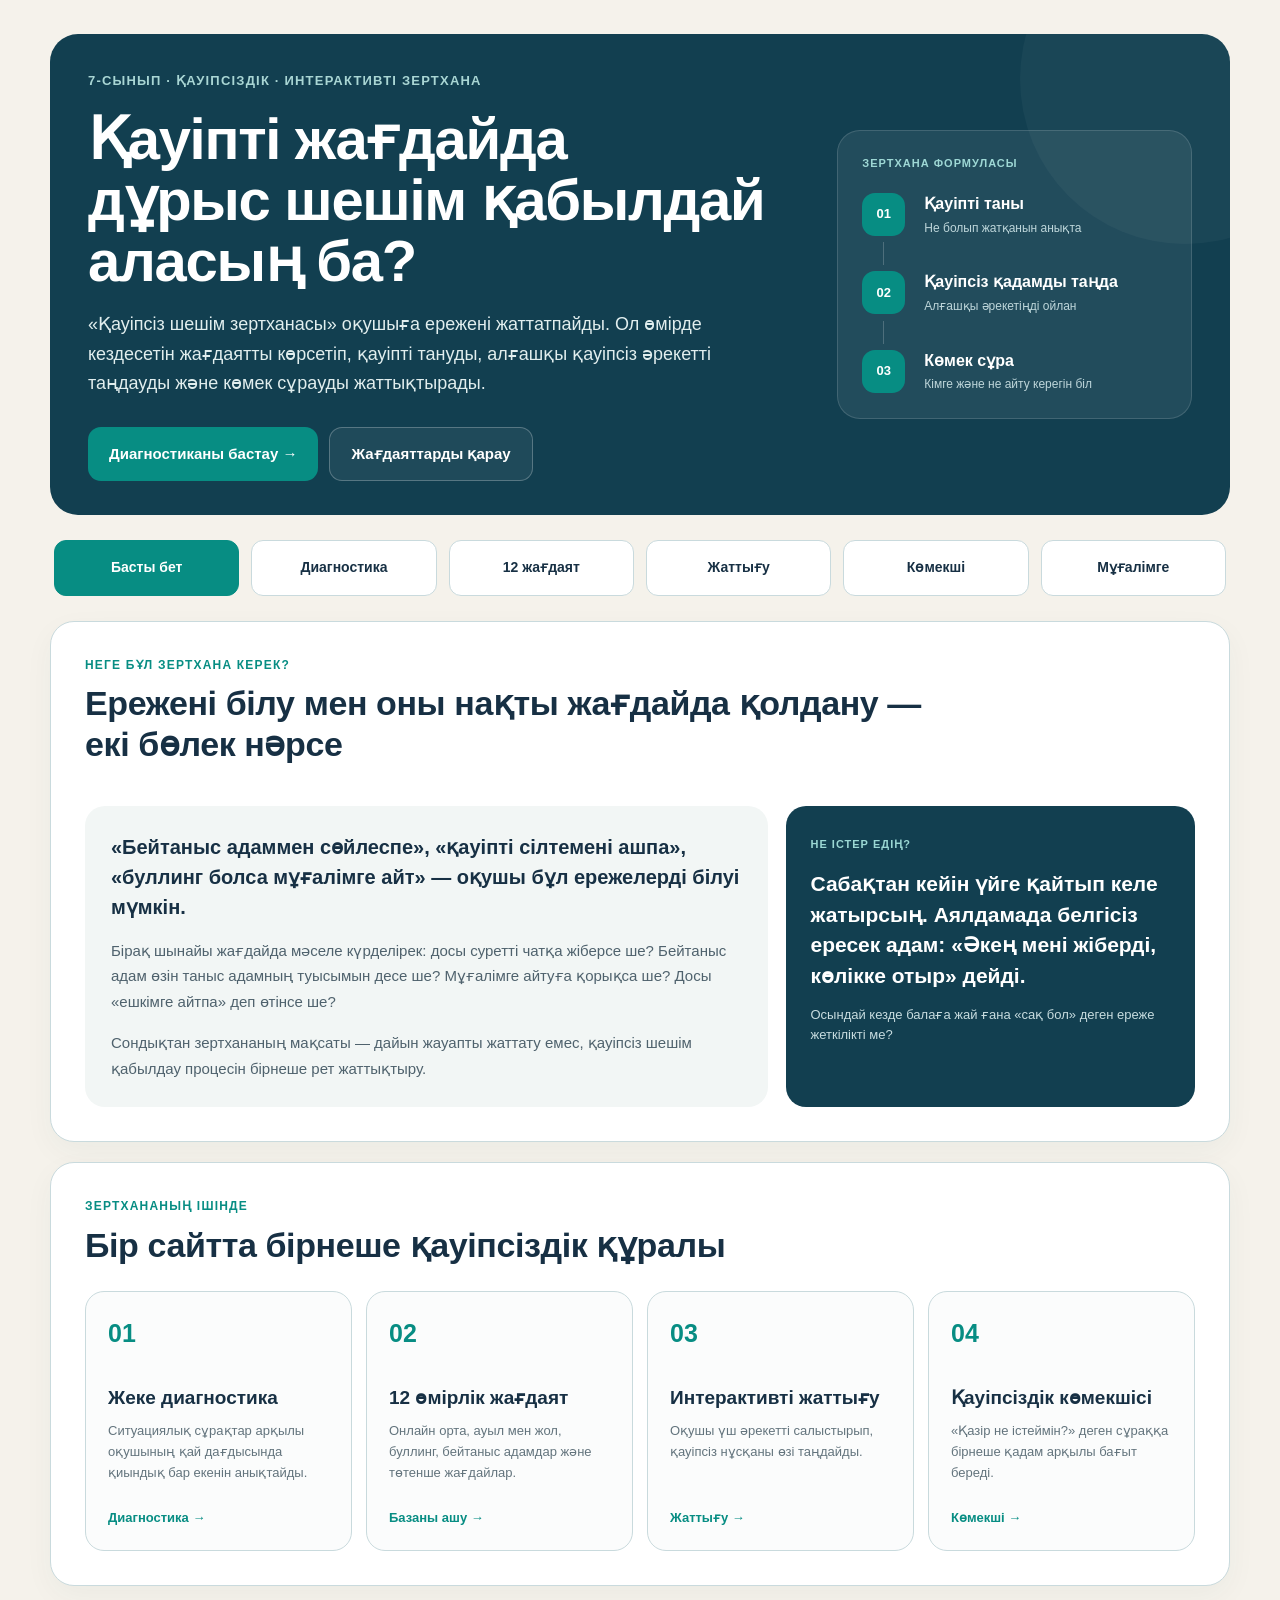
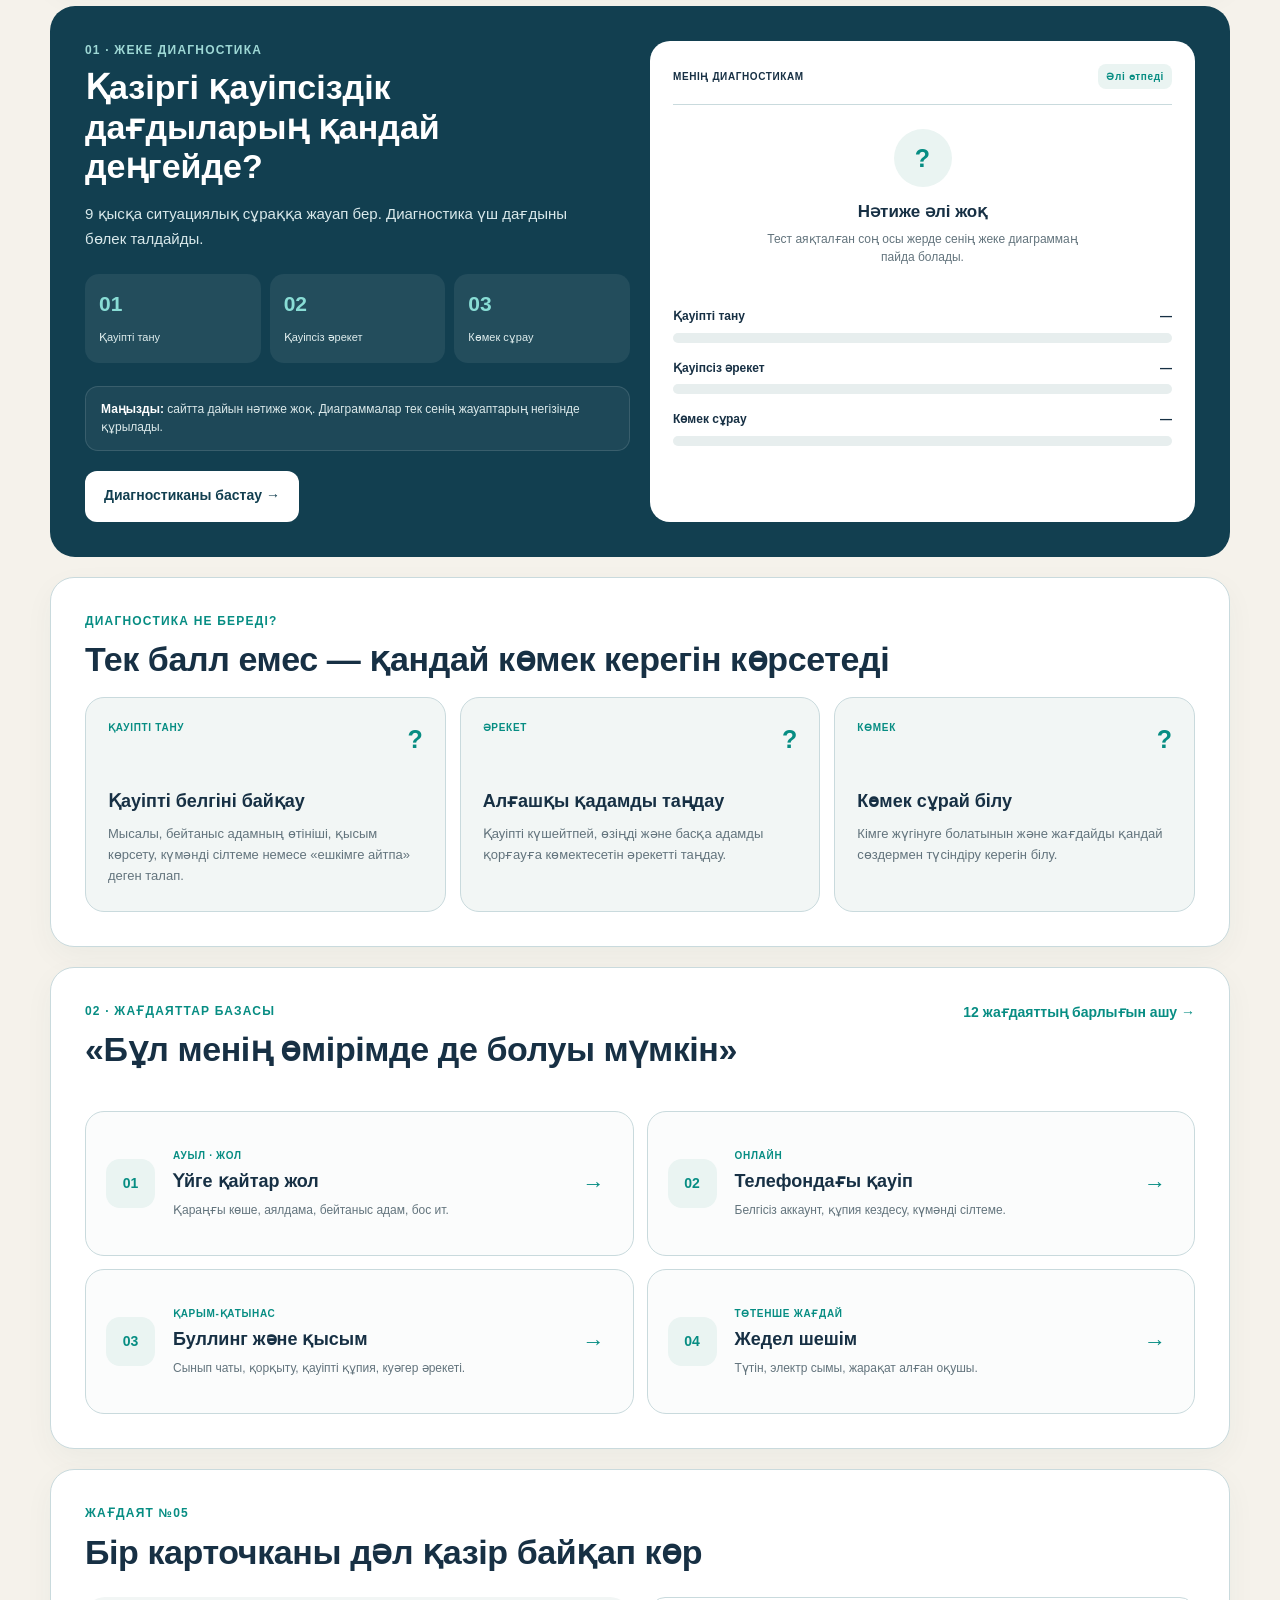
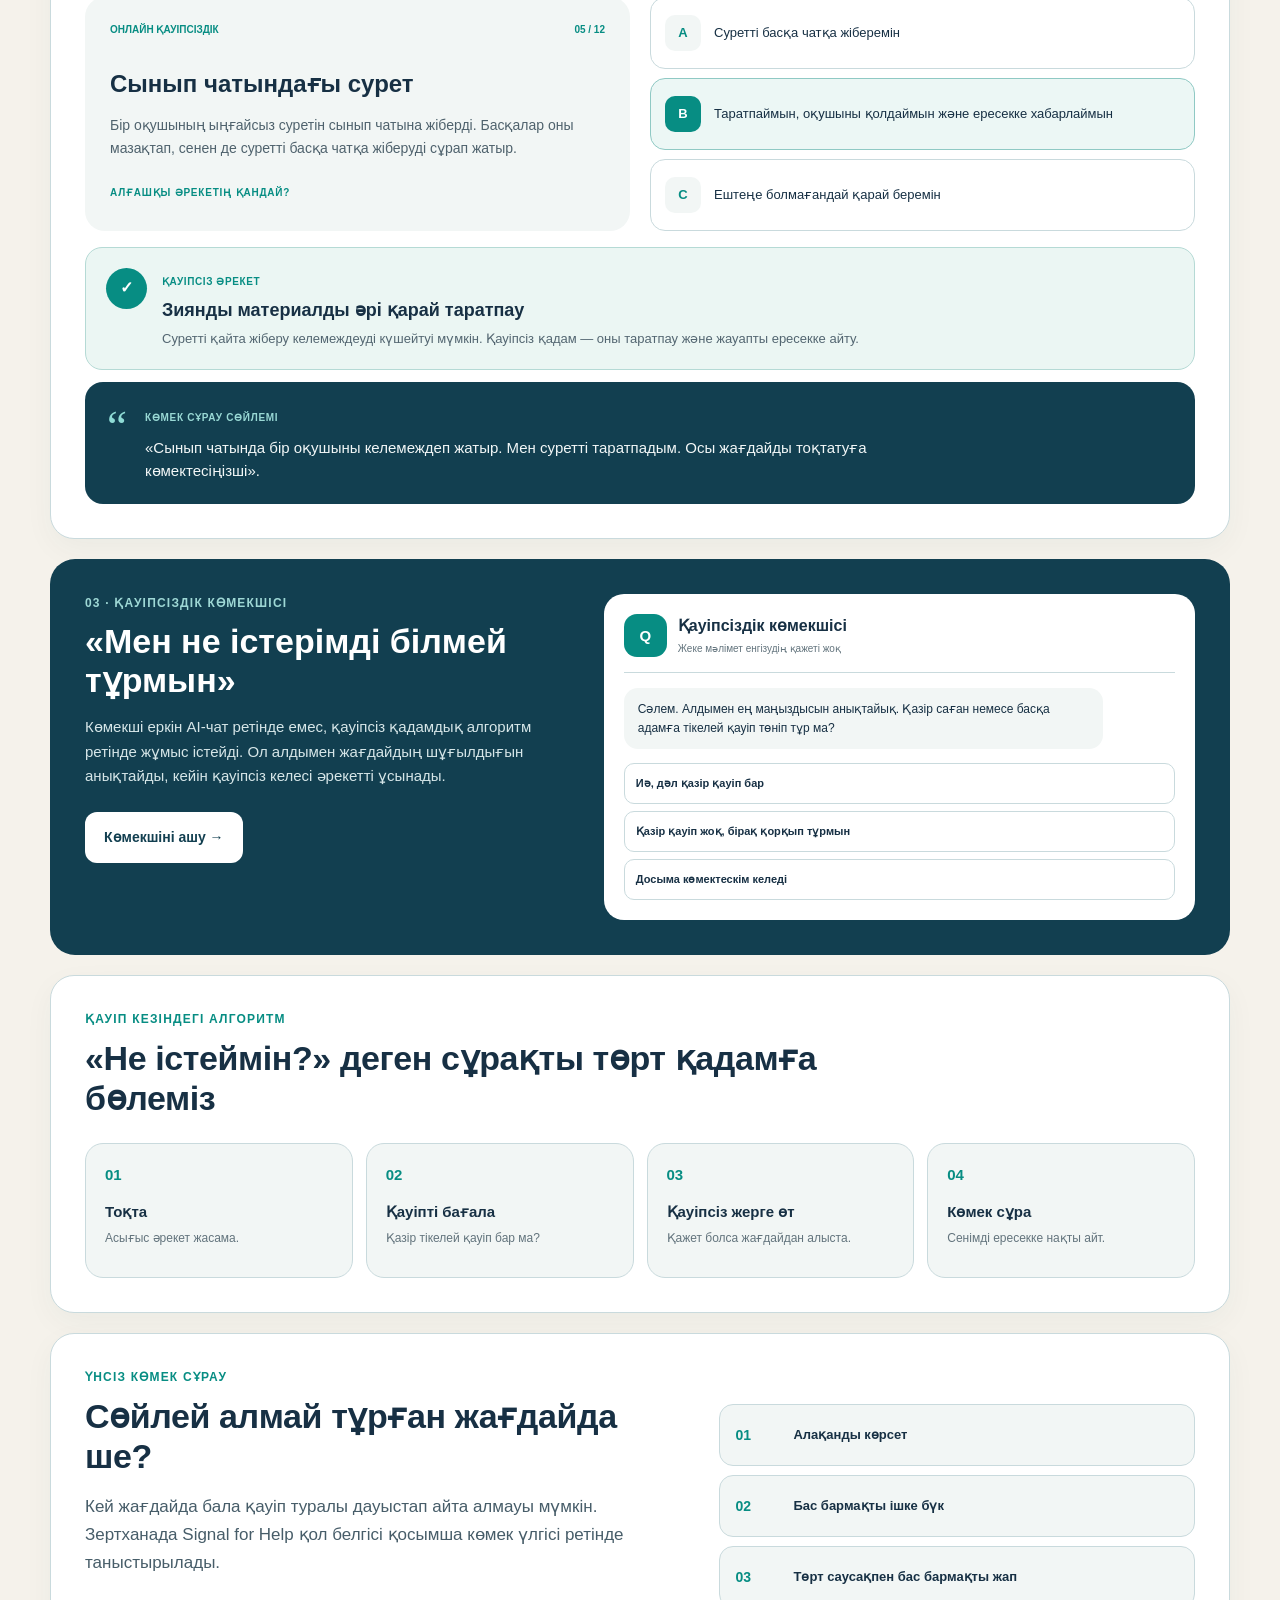
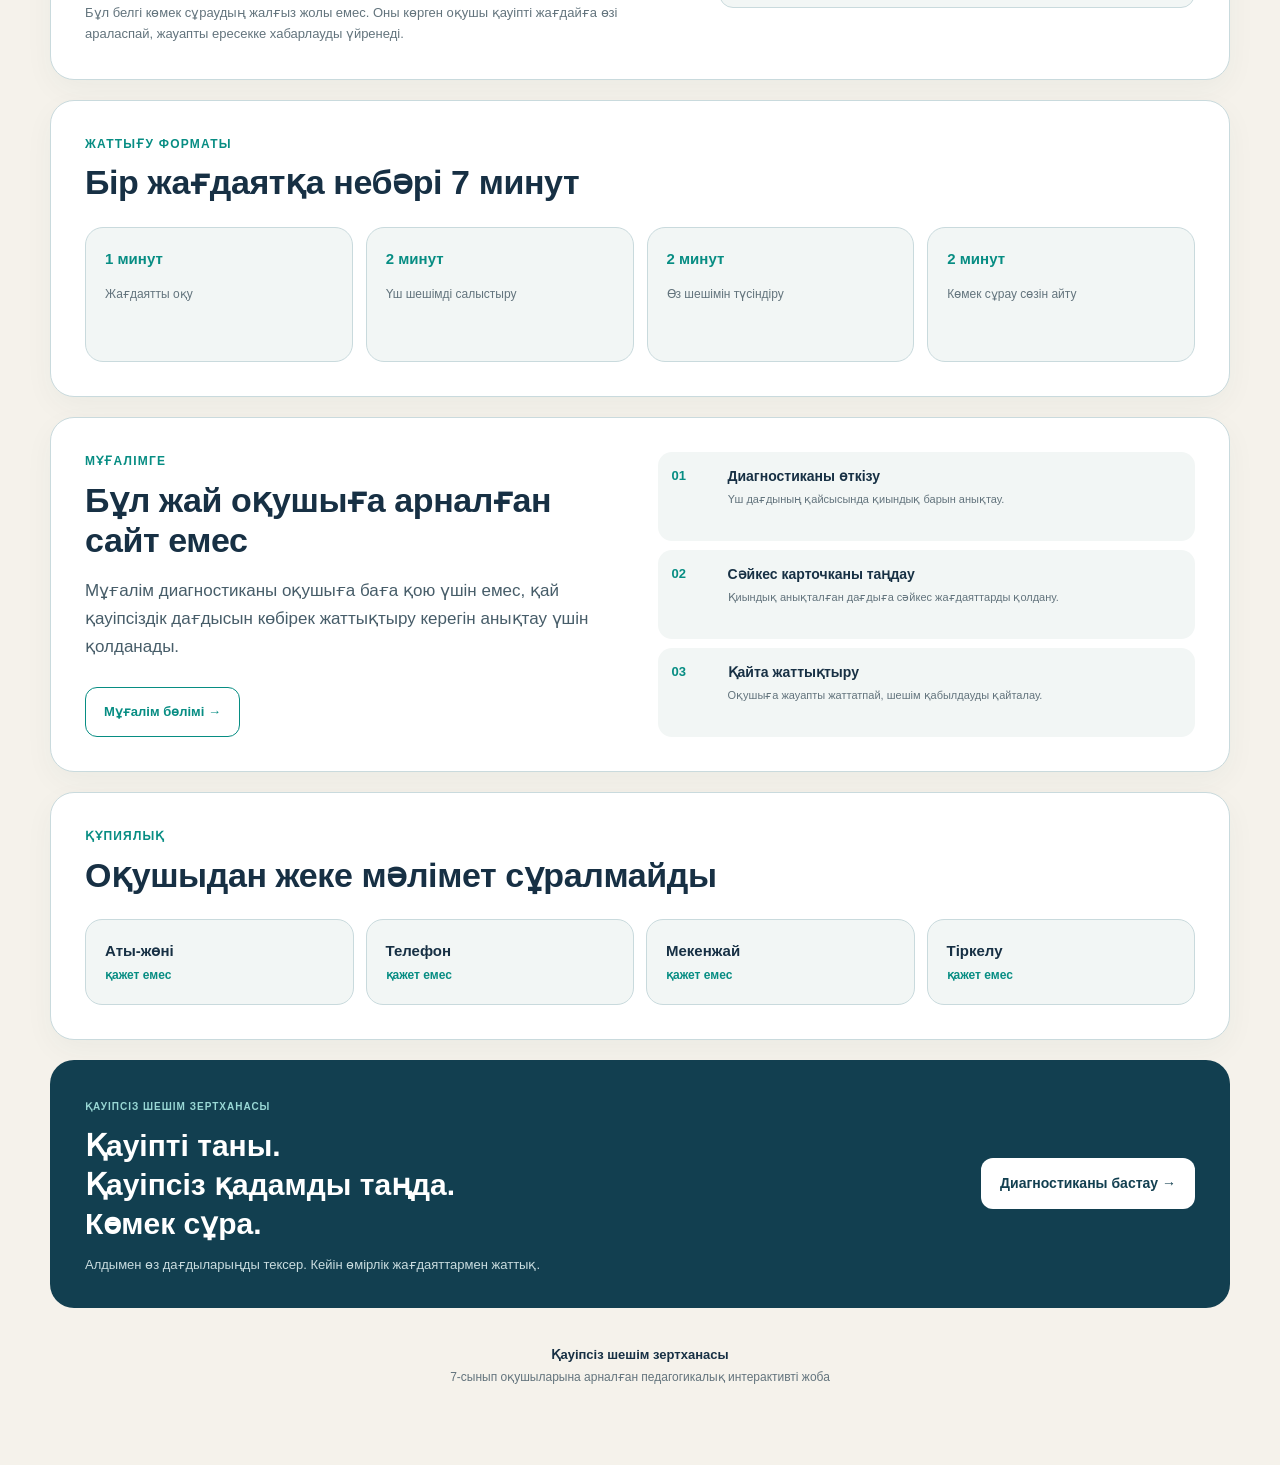
<file: index.html>
<!DOCTYPE html>
<html lang="kk">

<head>
    <meta charset="UTF-8">
    <meta name="viewport" content="width=device-width, initial-scale=1.0">

    <meta name="description"
          content="7-сынып оқушыларына арналған интерактивті қауіпсіздік зертханасы">

    <title>Қауіпсіз шешім зертханасы</title>

    <link rel="stylesheet" href="style.css">
</head>

<body>

<div class="container">

    <!-- ==========================================
         HERO
    =========================================== -->

    <header class="hero home-hero">

        <div class="hero-content">

            <div class="hero-label">
                7-СЫНЫП · ҚАУІПСІЗДІК · ИНТЕРАКТИВТІ ЗЕРТХАНА
            </div>

            <h1>
                Қауіпті жағдайда<br>
                дұрыс шешім қабылдай аласың ба?
            </h1>

            <p>
                «Қауіпсіз шешім зертханасы» оқушыға
                ережені жаттатпайды. Ол өмірде кездесетін
                жағдаятты көрсетіп, қауіпті тануды,
                алғашқы қауіпсіз әрекетті таңдауды және
                көмек сұрауды жаттықтырады.
            </p>

            <div class="hero-actions">

                <a href="diagnostic.html"
                   class="primary-btn hero-primary">
                    Диагностиканы бастау →
                </a>

                <a href="situations.html"
                   class="hero-secondary">
                    Жағдаяттарды қарау
                </a>

            </div>

        </div>


        <div class="hero-panel">

            <div class="hero-panel-label">
                ЗЕРТХАНА ФОРМУЛАСЫ
            </div>

            <div class="formula-item">
                <span>01</span>
                <div>
                    <strong>Қауіпті таны</strong>
                    <p>Не болып жатқанын анықта</p>
                </div>
            </div>

            <div class="formula-line"></div>

            <div class="formula-item">
                <span>02</span>
                <div>
                    <strong>Қауіпсіз қадамды таңда</strong>
                    <p>Алғашқы әрекетіңді ойлан</p>
                </div>
            </div>

            <div class="formula-line"></div>

            <div class="formula-item">
                <span>03</span>
                <div>
                    <strong>Көмек сұра</strong>
                    <p>Кімге және не айту керегін біл</p>
                </div>
            </div>

        </div>

    </header>


    <!-- ==========================================
         NAVIGATION
    =========================================== -->

    <nav class="navigation">

        <a href="index.html" class="nav-link active">
            Басты бет
        </a>

        <a href="diagnostic.html" class="nav-link">
            Диагностика
        </a>

        <a href="situations.html" class="nav-link">
            12 жағдаят
        </a>

        <a href="practice.html" class="nav-link">
            Жаттығу
        </a>

        <a href="helper.html" class="nav-link">
            Көмекші
        </a>

        <a href="teacher.html" class="nav-link">
            Мұғалімге
        </a>

    </nav>


    <!-- ==========================================
         PROBLEM
    =========================================== -->

    <section class="section-card">

        <div class="section-head">

            <div>
                <span class="eyebrow">
                    НЕГЕ БҰЛ ЗЕРТХАНА КЕРЕК?
                </span>

                <h2>
                    Ережені білу мен оны нақты жағдайда
                    қолдану — екі бөлек нәрсе
                </h2>
            </div>

        </div>


        <div class="problem-grid">

            <div class="problem-main">

                <p class="large-text">
                    «Бейтаныс адаммен сөйлеспе»,
                    «қауіпті сілтемені ашпа»,
                    «буллинг болса мұғалімге айт» —
                    оқушы бұл ережелерді білуі мүмкін.
                </p>

                <p>
                    Бірақ шынайы жағдайда мәселе күрделірек:
                    досы суретті чатқа жіберсе ше?
                    Бейтаныс адам өзін таныс адамның туысымын десе ше?
                    Мұғалімге айтуға қорықса ше?
                    Досы «ешкімге айтпа» деп өтінсе ше?
                </p>

                <p>
                    Сондықтан зертхананың мақсаты —
                    дайын жауапты жаттату емес,
                    қауіпсіз шешім қабылдау процесін
                    бірнеше рет жаттықтыру.
                </p>

            </div>


            <div class="problem-question">

                <span>
                    НЕ ІСТЕР ЕДІҢ?
                </span>

                <h3>
                    Сабақтан кейін үйге қайтып келе жатырсың.
                    Аялдамада белгісіз ересек адам:
                    «Әкең мені жіберді, көлікке отыр» дейді.
                </h3>

                <p>
                    Осындай кезде балаға жай ғана
                    «сақ бол» деген ереже жеткілікті ме?
                </p>

            </div>

        </div>

    </section>


    <!-- ==========================================
         WHAT IS INSIDE
    =========================================== -->

    <section class="section-card">

        <span class="eyebrow">
            ЗЕРТХАНАНЫҢ ІШІНДЕ
        </span>

        <h2>
            Бір сайтта бірнеше қауіпсіздік құралы
        </h2>

        <div class="feature-grid">

            <article class="feature-card">
                <span class="feature-index">01</span>

                <h3>Жеке диагностика</h3>

                <p>
                    Ситуациялық сұрақтар арқылы
                    оқушының қай дағдысында қиындық
                    бар екенін анықтайды.
                </p>

                <a href="diagnostic.html">
                    Диагностика →
                </a>
            </article>


            <article class="feature-card">
                <span class="feature-index">02</span>

                <h3>12 өмірлік жағдаят</h3>

                <p>
                    Онлайн орта, ауыл мен жол,
                    буллинг, бейтаныс адамдар және
                    төтенше жағдайлар.
                </p>

                <a href="situations.html">
                    Базаны ашу →
                </a>
            </article>


            <article class="feature-card">
                <span class="feature-index">03</span>

                <h3>Интерактивті жаттығу</h3>

                <p>
                    Оқушы үш әрекетті салыстырып,
                    қауіпсіз нұсқаны өзі таңдайды.
                </p>

                <a href="practice.html">
                    Жаттығу →
                </a>
            </article>


            <article class="feature-card">
                <span class="feature-index">04</span>

                <h3>Қауіпсіздік көмекшісі</h3>

                <p>
                    «Қазір не істеймін?» деген сұраққа
                    бірнеше қадам арқылы бағыт береді.
                </p>

                <a href="helper.html">
                    Көмекші →
                </a>
            </article>

        </div>

    </section>


    <!-- ==========================================
         DIAGNOSTIC BIG PREVIEW
    =========================================== -->

    <section class="diagnostic-preview">

        <div class="diagnostic-copy">

            <span class="light-eyebrow">
                01 · ЖЕКЕ ДИАГНОСТИКА
            </span>

            <h2>
                Қазіргі қауіпсіздік дағдыларың
                қандай деңгейде?
            </h2>

            <p>
                9 қысқа ситуациялық сұраққа жауап бер.
                Диагностика үш дағдыны бөлек талдайды.
            </p>


            <div class="diagnostic-features">

                <div>
                    <strong>01</strong>
                    <span>Қауіпті тану</span>
                </div>

                <div>
                    <strong>02</strong>
                    <span>Қауіпсіз әрекет</span>
                </div>

                <div>
                    <strong>03</strong>
                    <span>Көмек сұрау</span>
                </div>

            </div>


            <div class="diagnostic-warning">
                <strong>Маңызды:</strong>
                сайтта дайын нәтиже жоқ.
                Диаграммалар тек сенің жауаптарың
                негізінде құрылады.
            </div>


            <a href="diagnostic.html"
               class="light-button">
                Диагностиканы бастау →
            </a>

        </div>


        <div class="diagnostic-demo">

            <div class="demo-header">

                <span>
                    МЕНІҢ ДИАГНОСТИКАМ
                </span>

                <span class="demo-status">
                    Әлі өтпеді
                </span>

            </div>


            <div class="empty-result">

                <div class="empty-circle">
                    ?
                </div>

                <h3>
                    Нәтиже әлі жоқ
                </h3>

                <p>
                    Тест аяқталған соң осы жерде
                    сенің жеке диаграммаң пайда болады.
                </p>

            </div>


            <div class="demo-skill">

                <div>
                    <span>Қауіпті тану</span>
                    <span>—</span>
                </div>

                <div class="demo-track"></div>

            </div>


            <div class="demo-skill">

                <div>
                    <span>Қауіпсіз әрекет</span>
                    <span>—</span>
                </div>

                <div class="demo-track"></div>

            </div>


            <div class="demo-skill">

                <div>
                    <span>Көмек сұрау</span>
                    <span>—</span>
                </div>

                <div class="demo-track"></div>

            </div>

        </div>

    </section>


    <!-- ==========================================
         CURRENT STATE
    =========================================== -->

    <section class="section-card">

        <span class="eyebrow">
            ДИАГНОСТИКА НЕ БЕРЕДІ?
        </span>

        <h2>
            Тек балл емес — қандай көмек керегін көрсетеді
        </h2>


        <div class="state-grid">

            <article class="state-card">

                <div class="state-top">
                    <span>ҚАУІПТІ ТАНУ</span>
                    <strong>?</strong>
                </div>

                <h3>
                    Қауіпті белгіні байқау
                </h3>

                <p>
                    Мысалы, бейтаныс адамның өтініші,
                    қысым көрсету, күмәнді сілтеме немесе
                    «ешкімге айтпа» деген талап.
                </p>

            </article>


            <article class="state-card">

                <div class="state-top">
                    <span>ӘРЕКЕТ</span>
                    <strong>?</strong>
                </div>

                <h3>
                    Алғашқы қадамды таңдау
                </h3>

                <p>
                    Қауіпті күшейтпей,
                    өзіңді және басқа адамды
                    қорғауға көмектесетін әрекетті таңдау.
                </p>

            </article>


            <article class="state-card">

                <div class="state-top">
                    <span>КӨМЕК</span>
                    <strong>?</strong>
                </div>

                <h3>
                    Көмек сұрай білу
                </h3>

                <p>
                    Кімге жүгінуге болатынын
                    және жағдайды қандай сөздермен
                    түсіндіру керегін білу.
                </p>

            </article>

        </div>

    </section>


    <!-- ==========================================
         SITUATION DATABASE
    =========================================== -->

    <section class="section-card">

        <div class="section-head">

            <div>
                <span class="eyebrow">
                    02 · ЖАҒДАЯТТАР БАЗАСЫ
                </span>

                <h2>
                    «Бұл менің өмірімде де болуы мүмкін»
                </h2>
            </div>

            <a href="situations.html"
               class="text-link">
                12 жағдаяттың барлығын ашу →
            </a>

        </div>


        <div class="category-grid">

            <article class="category-card">

                <div class="category-icon">01</div>

                <div>
                    <span class="category-count">
                        АУЫЛ · ЖОЛ
                    </span>

                    <h3>
                        Үйге қайтар жол
                    </h3>

                    <p>
                        Қараңғы көше, аялдама,
                        бейтаныс адам, бос ит.
                    </p>
                </div>

                <span class="category-arrow">→</span>

            </article>


            <article class="category-card">

                <div class="category-icon">02</div>

                <div>
                    <span class="category-count">
                        ОНЛАЙН
                    </span>

                    <h3>
                        Телефондағы қауіп
                    </h3>

                    <p>
                        Белгісіз аккаунт,
                        құпия кездесу, күмәнді сілтеме.
                    </p>
                </div>

                <span class="category-arrow">→</span>

            </article>


            <article class="category-card">

                <div class="category-icon">03</div>

                <div>
                    <span class="category-count">
                        ҚАРЫМ-ҚАТЫНАС
                    </span>

                    <h3>
                        Буллинг және қысым
                    </h3>

                    <p>
                        Сынып чаты, қорқыту,
                        қауіпті құпия, куәгер әрекеті.
                    </p>
                </div>

                <span class="category-arrow">→</span>

            </article>


            <article class="category-card">

                <div class="category-icon">04</div>

                <div>
                    <span class="category-count">
                        ТӨТЕНШЕ ЖАҒДАЙ
                    </span>

                    <h3>
                        Жедел шешім
                    </h3>

                    <p>
                        Түтін, электр сымы,
                        жарақат алған оқушы.
                    </p>
                </div>

                <span class="category-arrow">→</span>

            </article>

        </div>

    </section>


    <!-- ==========================================
         EXAMPLE
    =========================================== -->

    <section class="section-card">

        <span class="eyebrow">
            ЖАҒДАЯТ №05
        </span>

        <h2>
            Бір карточканы дәл қазір байқап көр
        </h2>


        <div class="scenario-example">

            <div class="scenario-info">

                <div class="scenario-meta">
                    <span>ОНЛАЙН ҚАУІПСІЗДІК</span>
                    <span>05 / 12</span>
                </div>

                <h3>
                    Сынып чатындағы сурет
                </h3>

                <p>
                    Бір оқушының ыңғайсыз суретін
                    сынып чатына жіберді.
                    Басқалар оны мазақтап,
                    сенен де суретті басқа чатқа
                    жіберуді сұрап жатыр.
                </p>

                <div class="question-label">
                    АЛҒАШҚЫ ӘРЕКЕТІҢ ҚАНДАЙ?
                </div>

            </div>


            <div class="choice-list">

                <button class="choice">
                    <span>A</span>
                    Суретті басқа чатқа жіберемін
                </button>

                <button class="choice safe">
                    <span>B</span>
                    Таратпаймын, оқушыны қолдаймын
                    және ересекке хабарлаймын
                </button>

                <button class="choice">
                    <span>C</span>
                    Ештеңе болмағандай қарай беремін
                </button>

            </div>

        </div>


        <div class="answer-preview">

            <div class="answer-icon">
                ✓
            </div>

            <div>
                <span class="answer-label">
                    ҚАУІПСІЗ ӘРЕКЕТ
                </span>

                <h3>
                    Зиянды материалды әрі қарай таратпау
                </h3>

                <p>
                    Суретті қайта жіберу келемеждеуді
                    күшейтуі мүмкін. Қауіпсіз қадам —
                    оны таратпау және жауапты ересекке айту.
                </p>
            </div>

        </div>


        <div class="say-card">

            <div class="quote-mark">“</div>

            <div>
                <span>
                    КӨМЕК СҰРАУ СӨЙЛЕМІ
                </span>

                <p>
                    «Сынып чатында бір оқушыны
                    келемеждеп жатыр. Мен суретті
                    таратпадым. Осы жағдайды
                    тоқтатуға көмектесіңізші».
                </p>
            </div>

        </div>

    </section>


    <!-- ==========================================
         CHAT BOT
    =========================================== -->

    <section class="helper-section">

        <div>

            <span class="light-eyebrow">
                03 · ҚАУІПСІЗДІК КӨМЕКШІСІ
            </span>

            <h2>
                «Мен не істерімді білмей тұрмын»
            </h2>

            <p>
                Көмекші еркін AI-чат ретінде емес,
                қауіпсіз қадамдық алгоритм ретінде жұмыс істейді.
                Ол алдымен жағдайдың шұғылдығын анықтайды,
                кейін қауіпсіз келесі әрекетті ұсынады.
            </p>

            <a href="helper.html"
               class="light-button">
                Көмекшіні ашу →
            </a>

        </div>


        <div class="chat-preview">

            <div class="chat-head">

                <div class="bot-avatar">
                    Q
                </div>

                <div>
                    <strong>
                        Қауіпсіздік көмекшісі
                    </strong>

                    <span>
                        Жеке мәлімет енгізудің қажеті жоқ
                    </span>
                </div>

            </div>


            <div class="message bot">
                Сәлем. Алдымен ең маңыздысын анықтайық.
                Қазір саған немесе басқа адамға
                тікелей қауіп төніп тұр ма?
            </div>


            <div class="quick-buttons">

                <button>
                    Иә, дәл қазір қауіп бар
                </button>

                <button>
                    Қазір қауіп жоқ, бірақ қорқып тұрмын
                </button>

                <button>
                    Досыма көмектескім келеді
                </button>

            </div>

        </div>

    </section>


    <!-- ==========================================
         HELP ALGORITHM
    =========================================== -->

    <section class="section-card">

        <span class="eyebrow">
            ҚАУІП КЕЗІНДЕГІ АЛГОРИТМ
        </span>

        <h2>
            «Не істеймін?» деген сұрақты
            төрт қадамға бөлеміз
        </h2>


        <div class="steps">

            <div class="step">
                <span class="step-time">01</span>
                <strong>Тоқта</strong>
                <div class="step-text">
                    Асығыс әрекет жасама.
                </div>
            </div>

            <div class="step">
                <span class="step-time">02</span>
                <strong>Қауіпті бағала</strong>
                <div class="step-text">
                    Қазір тікелей қауіп бар ма?
                </div>
            </div>

            <div class="step">
                <span class="step-time">03</span>
                <strong>Қауіпсіз жерге өт</strong>
                <div class="step-text">
                    Қажет болса жағдайдан алыста.
                </div>
            </div>

            <div class="step">
                <span class="step-time">04</span>
                <strong>Көмек сұра</strong>
                <div class="step-text">
                    Сенімді ересекке нақты айт.
                </div>
            </div>

        </div>

    </section>


    <!-- ==========================================
         SIGNAL FOR HELP
    =========================================== -->

    <section class="section-card">

        <div class="signal-layout">

            <div>

                <span class="eyebrow">
                    ҮНСІЗ КӨМЕК СҰРАУ
                </span>

                <h2>
                    Сөйлей алмай тұрған жағдайда ше?
                </h2>

                <p class="section-description">
                    Кей жағдайда бала қауіп туралы
                    дауыстап айта алмауы мүмкін.
                    Зертханада Signal for Help
                    қол белгісі қосымша көмек үлгісі
                    ретінде таныстырылады.
                </p>

                <p>
                    Бұл белгі көмек сұраудың жалғыз жолы емес.
                    Оны көрген оқушы қауіпті жағдайға
                    өзі араласпай, жауапты ересекке
                    хабарлауды үйренеді.
                </p>

            </div>


            <div class="signal-steps">

                <div>
                    <strong>01</strong>
                    <span>Алақанды көрсет</span>
                </div>

                <div>
                    <strong>02</strong>
                    <span>Бас бармақты ішке бүк</span>
                </div>

                <div>
                    <strong>03</strong>
                    <span>
                        Төрт саусақпен бас бармақты жап
                    </span>
                </div>

            </div>

        </div>

    </section>


    <!-- ==========================================
         7 MINUTES
    =========================================== -->

    <section class="section-card">

        <span class="eyebrow">
            ЖАТТЫҒУ ФОРМАТЫ
        </span>

        <h2>
            Бір жағдаятқа небәрі 7 минут
        </h2>


        <div class="steps">

            <div class="step">
                <span class="step-time">1 минут</span>
                <div class="step-text">
                    Жағдаятты оқу
                </div>
            </div>

            <div class="step">
                <span class="step-time">2 минут</span>
                <div class="step-text">
                    Үш шешімді салыстыру
                </div>
            </div>

            <div class="step">
                <span class="step-time">2 минут</span>
                <div class="step-text">
                    Өз шешімін түсіндіру
                </div>
            </div>

            <div class="step">
                <span class="step-time">2 минут</span>
                <div class="step-text">
                    Көмек сұрау сөзін айту
                </div>
            </div>

        </div>

    </section>


    <!-- ==========================================
         TEACHER
    =========================================== -->

    <section class="section-card">

        <div class="teacher-grid">

            <div>

                <span class="eyebrow">
                    МҰҒАЛІМГЕ
                </span>

                <h2>
                    Бұл жай оқушыға арналған сайт емес
                </h2>

                <p class="section-description">
                    Мұғалім диагностиканы оқушыға
                    баға қою үшін емес, қай қауіпсіздік
                    дағдысын көбірек жаттықтыру керегін
                    анықтау үшін қолданады.
                </p>

                <a href="teacher.html"
                   class="outline-btn">
                    Мұғалім бөлімі →
                </a>

            </div>


            <div class="teacher-points">

                <div class="teacher-point">
                    <strong>01</strong>

                    <div>
                        <h4>Диагностиканы өткізу</h4>
                        <p>
                            Үш дағдының қайсысында
                            қиындық барын анықтау.
                        </p>
                    </div>
                </div>


                <div class="teacher-point">
                    <strong>02</strong>

                    <div>
                        <h4>Сәйкес карточканы таңдау</h4>
                        <p>
                            Қиындық анықталған дағдыға
                            сәйкес жағдаяттарды қолдану.
                        </p>
                    </div>
                </div>


                <div class="teacher-point">
                    <strong>03</strong>

                    <div>
                        <h4>Қайта жаттықтыру</h4>
                        <p>
                            Оқушыға жауапты жаттатпай,
                            шешім қабылдауды қайталау.
                        </p>
                    </div>
                </div>

            </div>

        </div>

    </section>


    <!-- ==========================================
         PRIVACY
    =========================================== -->

    <section class="section-card">

        <span class="eyebrow">
            ҚҰПИЯЛЫҚ
        </span>

        <h2>
            Оқушыдан жеке мәлімет сұралмайды
        </h2>

        <div class="privacy-grid">

            <div>
                <strong>Аты-жөні</strong>
                <span>қажет емес</span>
            </div>

            <div>
                <strong>Телефон</strong>
                <span>қажет емес</span>
            </div>

            <div>
                <strong>Мекенжай</strong>
                <span>қажет емес</span>
            </div>

            <div>
                <strong>Тіркелу</strong>
                <span>қажет емес</span>
            </div>

        </div>

    </section>


    <!-- ==========================================
         FINAL
    =========================================== -->

    <section class="teacher-dark">

        <div>

            <span>
                ҚАУІПСІЗ ШЕШІМ ЗЕРТХАНАСЫ
            </span>

            <h2>
                Қауіпті таны.<br>
                Қауіпсіз қадамды таңда.<br>
                Көмек сұра.
            </h2>

            <p>
                Алдымен өз дағдыларыңды тексер.
                Кейін өмірлік жағдаяттармен жаттық.
            </p>

        </div>


        <a href="diagnostic.html"
           class="light-button">
            Диагностиканы бастау →
        </a>

    </section>


    <footer>

        <strong>
            Қауіпсіз шешім зертханасы
        </strong>

        <p>
            7-сынып оқушыларына арналған
            педагогикалық интерактивті жоба
        </p>

    </footer>

</div>

</body>
</html>
</file>
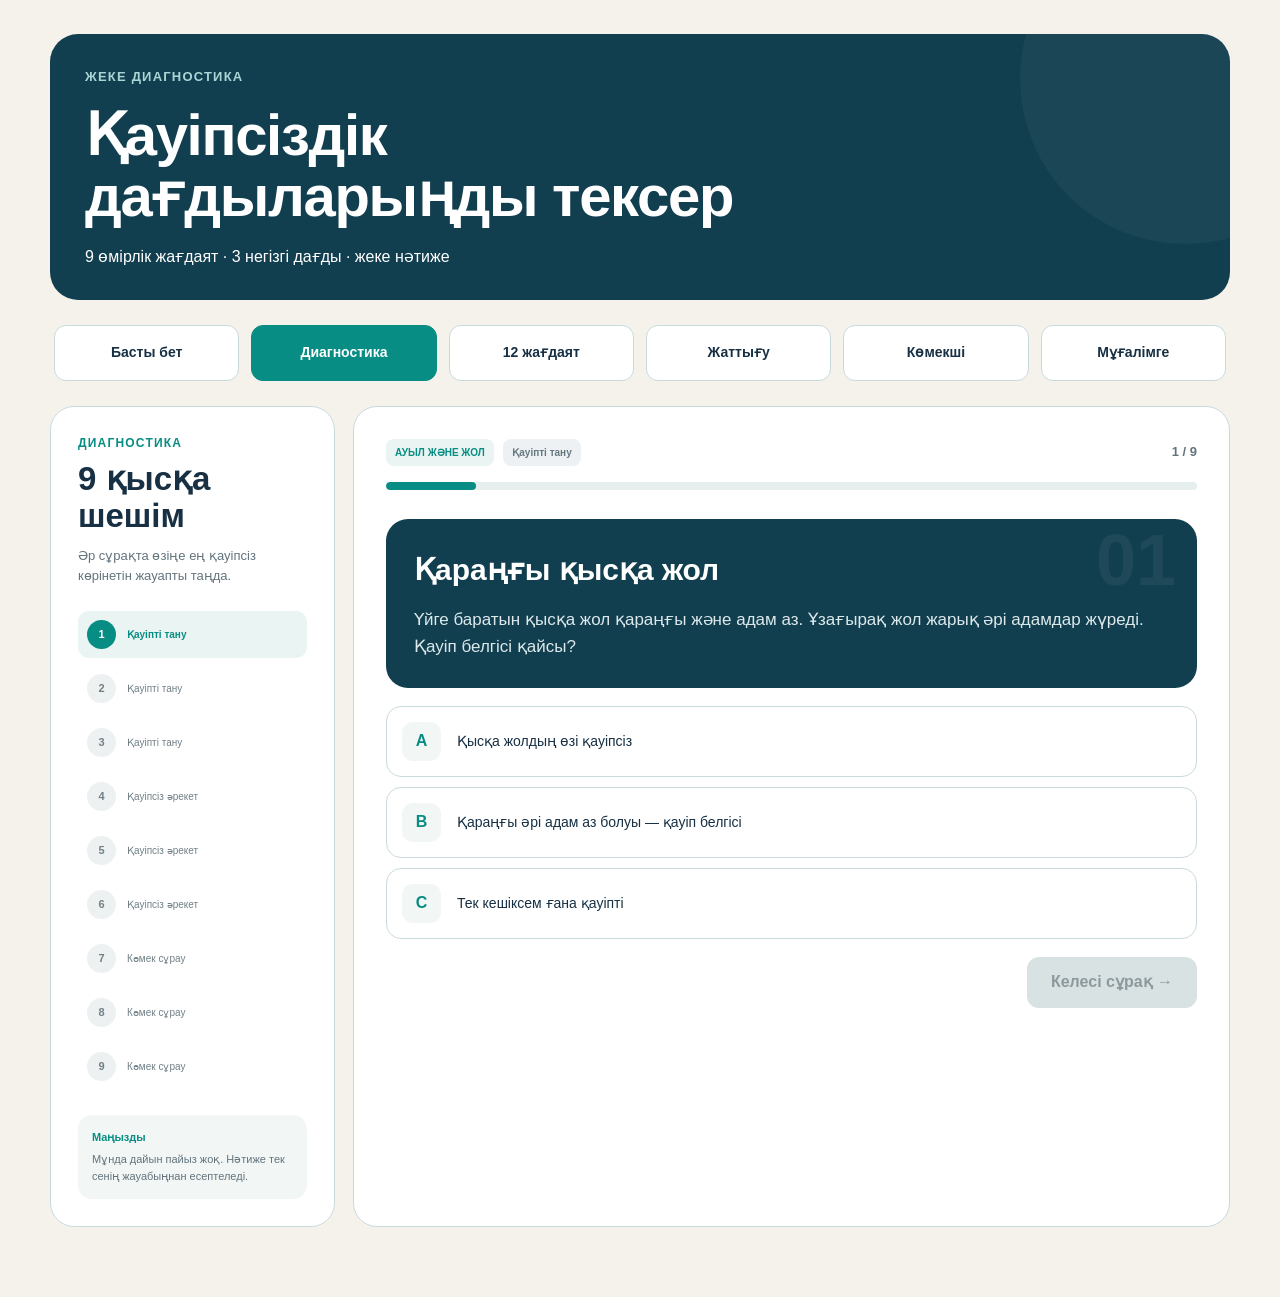
<file: diagnostic.html>
<!DOCTYPE html>
<html lang="kk">
<head>
    <meta charset="UTF-8">
    <meta name="viewport" content="width=device-width, initial-scale=1.0">
    <title>Диагностика | Қауіпсіз шешім зертханасы</title>
    <link rel="stylesheet" href="./style.css?v=50">
</head>

<body>

<div class="container">

    <header class="hero small-hero">
        <div class="hero-label">ЖЕКЕ ДИАГНОСТИКА</div>
        <h1>Қауіпсіздік дағдыларыңды тексер</h1>
        <p>9 өмірлік жағдаят · 3 негізгі дағды · жеке нәтиже</p>
    </header>

    <nav class="navigation">
        <a href="index.html" class="nav-link">Басты бет</a>
        <a href="diagnostic.html" class="nav-link active">Диагностика</a>
        <a href="situations.html" class="nav-link">12 жағдаят</a>
        <a href="practice.html" class="nav-link">Жаттығу</a>
        <a href="helper.html" class="nav-link">Көмекші</a>
        <a href="teacher.html" class="nav-link">Мұғалімге</a>
    </nav>


    <main class="diagnostic-shell">

        <aside class="diagnostic-side">

            <span class="eyebrow">ДИАГНОСТИКА</span>

            <h2>
                9 қысқа<br>
                шешім
            </h2>

            <p>
                Әр сұрақта өзіңе ең қауіпсіз
                көрінетін жауапты таңда.
            </p>

            <div class="diag-step-list" id="stepList"></div>

            <div class="diag-side-note">
                <strong>Маңызды</strong>
                <span>
                    Мұнда дайын пайыз жоқ.
                    Нәтиже тек сенің жауабыңнан есептеледі.
                </span>
            </div>

        </aside>


        <section class="diagnostic-stage">

            <div id="quizScreen">

                <div class="diag-topline">

                    <div>
                        <span id="diagCategory" class="diag-category">
                            ОНЛАЙН
                        </span>

                        <span id="diagSkill" class="diag-skill">
                            Қауіпті тану
                        </span>
                    </div>

                    <strong id="diagCounter">
                        1 / 9
                    </strong>

                </div>


                <div class="diag-progress">
                    <div id="diagProgressFill"></div>
                </div>


                <div class="diag-question-card">

                    <div class="diag-number" id="diagNumber">
                        01
                    </div>

                    <h2 id="diagTitle">
                        Белгісіз аккаунт
                    </h2>

                    <p id="diagText"></p>

                </div>


                <div class="diag-answer-grid" id="diagAnswers"></div>


                <div class="diag-controls">

                    <button
                        id="nextQuestionBtn"
                        class="diag-next-btn"
                        disabled
                        onclick="goNextQuestion()">

                        Келесі сұрақ
                        <span>→</span>

                    </button>

                </div>

            </div>


            <div id="resultScreen" class="hidden">

                <div class="result-title">

                    <span class="eyebrow">
                        ДИАГНОСТИКА АЯҚТАЛДЫ
                    </span>

                    <h2>
                        Сенің қауіпсіздік дағдыларың
                    </h2>

                    <p>
                        Үш нәтиже тек сенің жауаптарың бойынша есептелді.
                    </p>

                </div>


                <div class="result-dashboard">

                    <article class="result-skill-card">

                        <div class="score-ring" id="dangerRing">
                            <div>
                                <strong id="dangerScore">0%</strong>
                                <span>нәтиже</span>
                            </div>
                        </div>

                        <h3>Қауіпті тану</h3>

                        <p id="dangerDescription"></p>

                    </article>


                    <article class="result-skill-card">

                        <div class="score-ring" id="actionRing">
                            <div>
                                <strong id="actionScore">0%</strong>
                                <span>нәтиже</span>
                            </div>
                        </div>

                        <h3>Қауіпсіз әрекет</h3>

                        <p id="actionDescription"></p>

                    </article>


                    <article class="result-skill-card">

                        <div class="score-ring" id="helpRing">
                            <div>
                                <strong id="helpScore">0%</strong>
                                <span>нәтиже</span>
                            </div>
                        </div>

                        <h3>Көмек сұрау</h3>

                        <p id="helpDescription"></p>

                    </article>

                </div>


                <div class="personal-route">

                    <div>

                        <span>
                            САҒАН ҰСЫНЫЛАТЫН КЕЛЕСІ ҚАДАМ
                        </span>

                        <h3 id="routeTitle"></h3>

                        <p id="routeText"></p>

                    </div>

                    <a href="practice.html" class="primary-btn">
                        Жаттығуға өту →
                    </a>

                </div>


                <button class="outline-btn" onclick="restartDiagnostic()">
                    Диагностиканы қайта өту
                </button>

            </div>

        </section>

    </main>

</div>

<script src="./diagnostic.js?v=50"></script>

</body>
</html>
</file>
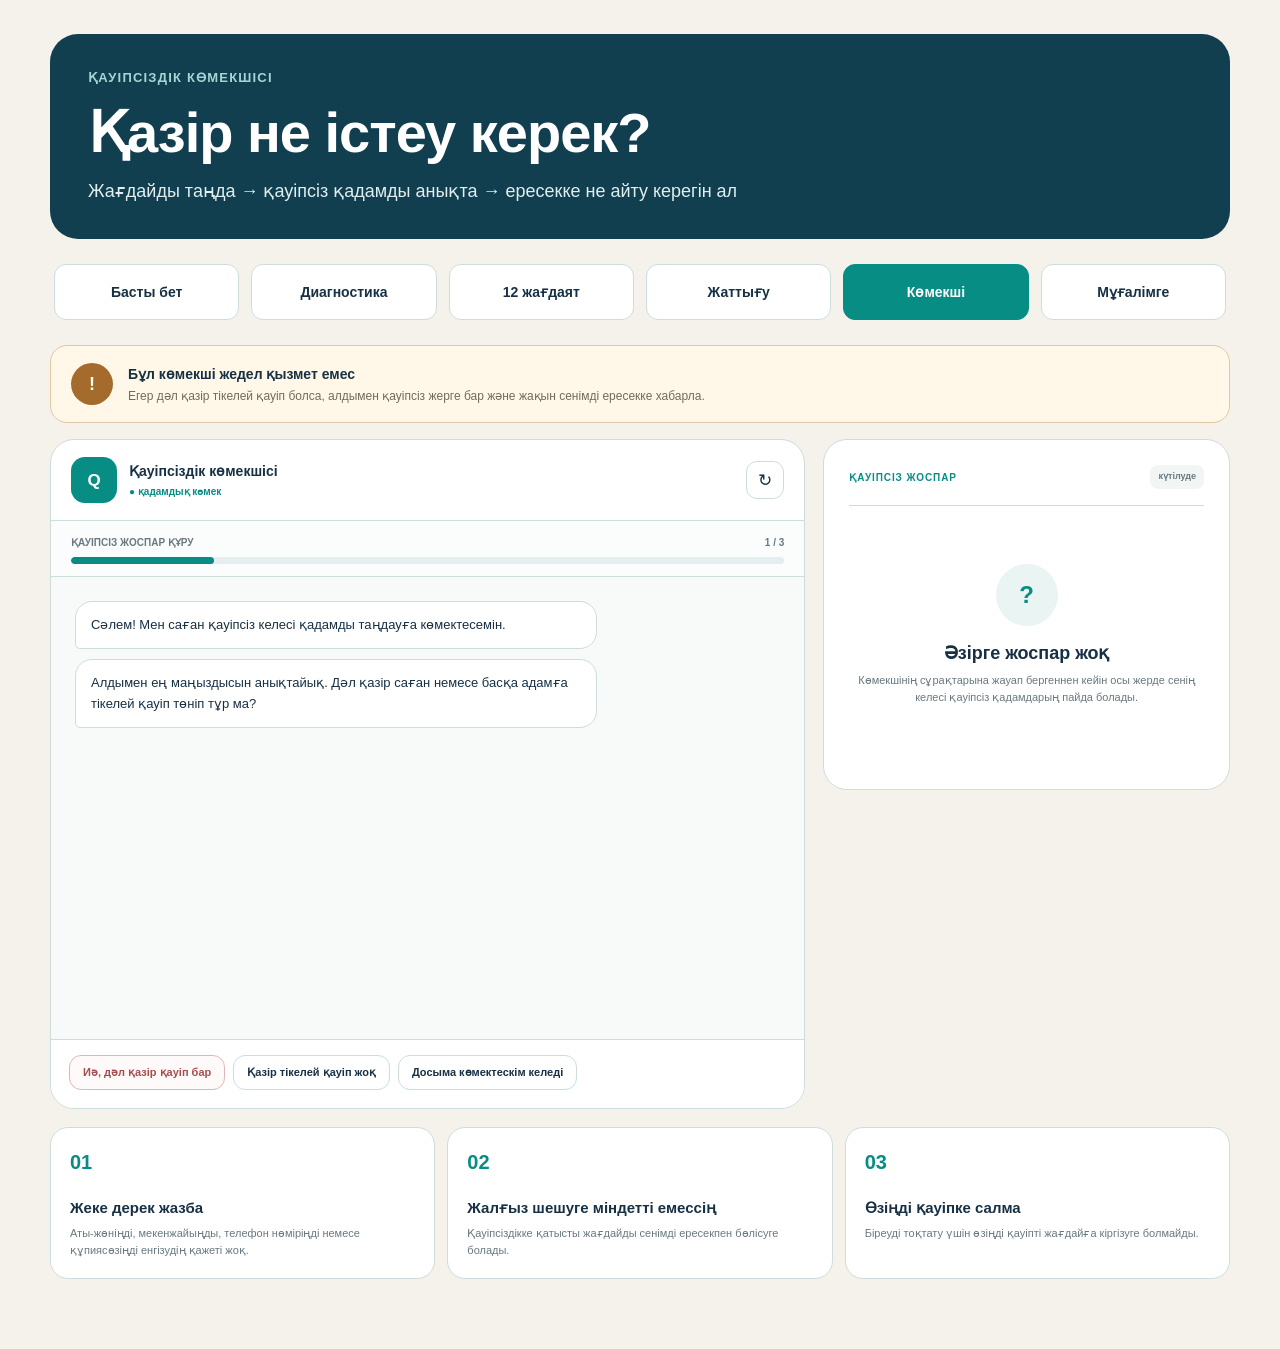
<file: helper.html>
<!DOCTYPE html>
<html lang="kk">

<head>
<meta charset="UTF-8">
<meta name="viewport" content="width=device-width, initial-scale=1.0">

<title>Қауіпсіздік көмекшісі</title>

<style>

/* =========================================================
   BASE
========================================================= */

* {
    margin: 0;
    padding: 0;
    box-sizing: border-box;
}

:root {
    --bg: #f5f2eb;
    --white: #ffffff;

    --navy: #123f50;
    --navy-dark: #0c3442;

    --teal: #078d83;
    --teal-dark: #06756f;
    --teal-soft: #eaf4f2;

    --text: #173044;
    --muted: #687981;

    --line: #cddcdd;
    --soft: #f1f6f5;

    --warning: #a56b2d;
    --warning-bg: #fff8e9;

    --danger: #a54d4d;
    --danger-bg: #fff1f1;
}

html {
    scroll-behavior: smooth;
}

body {
    background: var(--bg);
    color: var(--text);

    font-family:
        -apple-system,
        BlinkMacSystemFont,
        "Segoe UI",
        Arial,
        sans-serif;

    line-height: 1.5;
}

button,
a {
    font-family: inherit;
}

button {
    cursor: pointer;
}

.container {
    width: min(1180px, calc(100% - 48px));
    margin: 34px auto 70px;
}


/* =========================================================
   HERO
========================================================= */

.hero {
    background: var(--navy);
    color: white;

    border-radius: 28px;

    padding: 34px 38px;
}

.hero-label {
    color: #a8d5d3;

    font-size: 13px;
    font-weight: 850;

    letter-spacing: 1.2px;

    margin-bottom: 16px;
}

.hero h1 {
    font-size: clamp(38px, 5vw, 56px);
    line-height: 1.05;

    letter-spacing: -1px;

    margin-bottom: 16px;
}

.hero p {
    color: #e0eeee;

    font-size: 18px;
}


/* =========================================================
   NAV
========================================================= */

.navigation {
    display: grid;
    grid-template-columns: repeat(6, 1fr);

    gap: 12px;

    margin: 25px 4px;
}

.nav-link {
    min-height: 56px;

    display: flex;
    align-items: center;
    justify-content: center;

    padding: 10px;

    border: 1px solid var(--line);
    border-radius: 12px;

    background: white;

    color: var(--text);

    text-decoration: none;
    text-align: center;

    font-size: 14px;
    font-weight: 750;

    transition: .2s;
}

.nav-link:hover {
    border-color: var(--teal);
    transform: translateY(-2px);
}

.nav-link.active {
    background: var(--teal);
    border-color: var(--teal);

    color: white;
}


/* =========================================================
   TOP SAFETY NOTICE
========================================================= */

.safety-notice {
    display: flex;
    align-items: center;

    gap: 15px;

    padding: 17px 20px;

    margin-bottom: 16px;

    border: 1px solid #dec7a1;
    border-radius: 17px;

    background: var(--warning-bg);
}

.notice-icon {
    width: 42px;
    height: 42px;

    flex-shrink: 0;

    display: grid;
    place-items: center;

    border-radius: 50%;

    background: var(--warning);
    color: white;

    font-size: 18px;
    font-weight: 900;
}

.safety-notice strong {
    display: block;

    margin-bottom: 2px;

    font-size: 14px;
}

.safety-notice p {
    color: #756a5a;

    font-size: 12px;
}


/* =========================================================
   MAIN LAYOUT
========================================================= */

.helper-layout {
    display: grid;

    grid-template-columns:
        minmax(0, 1.3fr)
        minmax(330px, .7fr);

    gap: 18px;

    align-items: start;
}


/* =========================================================
   CHAT
========================================================= */

.chat-panel {
    min-height: 670px;

    display: flex;
    flex-direction: column;

    overflow: hidden;

    border: 1px solid var(--line);
    border-radius: 24px;

    background: white;
}


/* CHAT HEADER */

.chat-header {
    display: flex;
    align-items: center;

    gap: 12px;

    padding: 17px 20px;

    border-bottom: 1px solid var(--line);
}

.avatar {
    width: 46px;
    height: 46px;

    flex-shrink: 0;

    display: grid;
    place-items: center;

    border-radius: 14px;

    background: var(--teal);
    color: white;

    font-size: 17px;
    font-weight: 900;
}

.chat-header-info {
    flex: 1;
}

.chat-header-info strong,
.chat-header-info span {
    display: block;
}

.chat-header-info strong {
    font-size: 14px;
}

.chat-header-info span {
    margin-top: 2px;

    color: var(--teal);

    font-size: 10px;
    font-weight: 700;
}

.restart-button {
    width: 38px;
    height: 38px;

    display: grid;
    place-items: center;

    border: 1px solid var(--line);
    border-radius: 11px;

    background: white;
    color: var(--text);

    font-size: 17px;
}


/* PROGRESS */

.helper-progress {
    padding: 14px 20px 12px;

    border-bottom: 1px solid var(--line);

    background: #fbfcfc;
}

.progress-head {
    display: flex;
    justify-content: space-between;

    gap: 15px;

    margin-bottom: 7px;

    color: var(--muted);

    font-size: 10px;
    font-weight: 750;
}

.progress-track {
    height: 7px;

    overflow: hidden;

    border-radius: 20px;

    background: #e5eeee;
}

.progress-fill {
    width: 15%;
    height: 100%;

    border-radius: inherit;

    background: var(--teal);

    transition: width .4s ease;
}


/* MESSAGES */

.chat-body {
    flex: 1;

    min-height: 420px;
    max-height: 520px;

    overflow-y: auto;

    padding: 24px;

    background: #f8faf9;
}

.message {
    max-width: 74%;

    margin-bottom: 10px;

    padding: 13px 15px;

    border-radius: 17px;

    font-size: 13px;
    line-height: 1.55;

    animation: messageIn .25s ease;
}

.bot-message {
    border: 1px solid var(--line);
    border-bottom-left-radius: 5px;

    background: white;
}

.user-message {
    margin-left: auto;

    border-bottom-right-radius: 5px;

    background: var(--teal);
    color: white;
}

@keyframes messageIn {
    from {
        opacity: 0;
        transform: translateY(7px);
    }

    to {
        opacity: 1;
        transform: translateY(0);
    }
}


/* TYPING */

.typing {
    display: inline-flex;

    gap: 4px;

    margin-bottom: 10px;

    padding: 11px 14px;

    border: 1px solid var(--line);
    border-radius: 16px;
    border-bottom-left-radius: 5px;

    background: white;
}

.typing span {
    width: 6px;
    height: 6px;

    border-radius: 50%;

    background: #8b999e;

    animation: typingDot 1s infinite;
}

.typing span:nth-child(2) {
    animation-delay: .15s;
}

.typing span:nth-child(3) {
    animation-delay: .3s;
}

@keyframes typingDot {
    0%, 60%, 100% {
        transform: translateY(0);
    }

    30% {
        transform: translateY(-4px);
    }
}

.hidden {
    display: none !important;
}


/* ACTION BUTTONS */

.chat-actions {
    display: flex;
    flex-wrap: wrap;

    gap: 8px;

    padding: 15px 18px 18px;

    border-top: 1px solid var(--line);

    background: white;
}

.quick-reply {
    padding: 10px 13px;

    border: 1px solid var(--line);
    border-radius: 12px;

    background: white;

    color: var(--text);

    font-size: 11px;
    font-weight: 750;

    transition: .18s;
}

.quick-reply:hover {
    border-color: var(--teal);

    background: var(--teal-soft);
    color: var(--teal);
}

.quick-reply.danger-choice {
    border-color: #dfb6b6;

    color: var(--danger);

    background: #fffafa;
}


/* =========================================================
   SAFETY PLAN
========================================================= */

.plan-panel {
    position: sticky;
    top: 18px;

    padding: 25px;

    border: 1px solid var(--line);
    border-radius: 24px;

    background: white;
}

.plan-header {
    display: flex;
    justify-content: space-between;
    align-items: center;

    gap: 10px;

    padding-bottom: 16px;

    border-bottom: 1px solid var(--line);
}

.plan-header span:first-child {
    color: var(--teal);

    font-size: 10px;
    font-weight: 900;

    letter-spacing: .9px;
}

.plan-status {
    padding: 5px 8px;

    border-radius: 8px;

    background: var(--soft);
    color: var(--muted);

    font-size: 9px;
    font-weight: 850;
}

.plan-status.ready {
    background: var(--teal-soft);
    color: var(--teal);
}

.plan-status.urgent {
    background: var(--danger-bg);
    color: var(--danger);
}


/* EMPTY */

.plan-empty {
    padding: 58px 8px;

    text-align: center;
}

.plan-empty-icon {
    width: 62px;
    height: 62px;

    margin: 0 auto 14px;

    display: grid;
    place-items: center;

    border-radius: 50%;

    background: var(--teal-soft);
    color: var(--teal);

    font-size: 24px;
    font-weight: 900;
}

.plan-empty h3 {
    font-size: 18px;

    margin-bottom: 5px;
}

.plan-empty p {
    color: var(--muted);

    font-size: 11px;
    line-height: 1.55;
}


/* PLAN CONTENT */

.plan-content {
    padding-top: 20px;
}

.plan-category {
    display: inline-block;

    margin-bottom: 8px;
    padding: 6px 9px;

    border-radius: 8px;

    background: var(--teal-soft);
    color: var(--teal);

    font-size: 9px;
    font-weight: 900;
}

.plan-content h2 {
    font-size: 24px;
    line-height: 1.2;

    margin-bottom: 18px;
}


/* PLAN STEPS */

.plan-steps {
    display: grid;

    gap: 9px;
}

.plan-step {
    display: grid;

    grid-template-columns: 38px 1fr;

    gap: 11px;

    align-items: center;

    min-height: 62px;

    padding: 12px;

    border-radius: 13px;

    background: var(--soft);
}

.plan-step strong {
    width: 35px;
    height: 35px;

    display: grid;
    place-items: center;

    border-radius: 10px;

    background: white;
    color: var(--teal);

    font-size: 11px;
}

.plan-step p {
    font-size: 11px;
    line-height: 1.45;
}


/* PHRASE */

.plan-phrase {
    margin-top: 15px;

    padding: 17px;

    border-radius: 16px;

    background: var(--navy);
    color: white;
}

.plan-phrase span {
    color: #9cd8d4;

    font-size: 9px;
    font-weight: 900;

    letter-spacing: .8px;
}

.plan-phrase p {
    margin: 7px 0 13px;

    font-size: 13px;
    line-height: 1.55;
}

.copy-button {
    padding: 8px 11px;

    border: 1px solid rgba(255,255,255,.25);
    border-radius: 9px;

    background: rgba(255,255,255,.08);
    color: white;

    font-size: 9px;
    font-weight: 800;
}


/* =========================================================
   BOTTOM CARDS
========================================================= */

.bottom-info {
    display: grid;
    grid-template-columns: repeat(3, 1fr);

    gap: 12px;

    margin-top: 18px;
}

.info-card {
    padding: 19px;

    border: 1px solid var(--line);
    border-radius: 18px;

    background: white;
}

.info-number {
    color: var(--teal);

    font-size: 20px;
    font-weight: 900;
}

.info-card h3 {
    margin: 20px 0 5px;

    font-size: 15px;
}

.info-card p {
    color: var(--muted);

    font-size: 11px;
    line-height: 1.55;
}


/* =========================================================
   MOBILE
========================================================= */

@media (max-width: 900px) {

    .navigation {
        grid-template-columns: repeat(3, 1fr);
    }

    .helper-layout {
        grid-template-columns: 1fr;
    }

    .plan-panel {
        position: static;
    }

}

@media (max-width: 600px) {

    .container {
        width: calc(100% - 24px);

        margin-top: 12px;
    }

    .hero {
        padding: 25px 20px;

        border-radius: 20px;
    }

    .hero h1 {
        font-size: 34px;
    }

    .hero p {
        font-size: 14px;
    }

    .navigation {
        grid-template-columns: repeat(2, 1fr);

        gap: 8px;

        margin: 15px 0;
    }

    .nav-link {
        min-height: 49px;

        font-size: 12px;
    }

    .chat-body {
        padding: 17px;
    }

    .message {
        max-width: 88%;
    }

    .bottom-info {
        grid-template-columns: 1fr;
    }

    .safety-notice {
        align-items: flex-start;
    }

}

</style>

</head>


<body>

<div class="container">


<!-- ========================================================
     HERO
======================================================== -->

<header class="hero">

    <div class="hero-label">
        ҚАУІПСІЗДІК КӨМЕКШІСІ
    </div>

    <h1>
        Қазір не істеу керек?
    </h1>

    <p>
        Жағдайды таңда → қауіпсіз қадамды анықта → ересекке не айту керегін ал
    </p>

</header>


<!-- ========================================================
     NAV
======================================================== -->

<nav class="navigation">

    <a href="index.html" class="nav-link">
        Басты бет
    </a>

    <a href="diagnostic.html" class="nav-link">
        Диагностика
    </a>

    <a href="situations.html" class="nav-link">
        12 жағдаят
    </a>

    <a href="practice.html" class="nav-link">
        Жаттығу
    </a>

    <a href="helper.html" class="nav-link active">
        Көмекші
    </a>

    <a href="teacher.html" class="nav-link">
        Мұғалімге
    </a>

</nav>


<!-- ========================================================
     NOTICE
======================================================== -->

<section class="safety-notice">

    <div class="notice-icon">
        !
    </div>

    <div>

        <strong>
            Бұл көмекші жедел қызмет емес
        </strong>

        <p>
            Егер дәл қазір тікелей қауіп болса,
            алдымен қауіпсіз жерге бар және жақын сенімді ересекке хабарла.
        </p>

    </div>

</section>


<!-- ========================================================
     MAIN
======================================================== -->

<main class="helper-layout">


<!-- CHAT -->

<section class="chat-panel">

    <div class="chat-header">

        <div class="avatar">
            Q
        </div>

        <div class="chat-header-info">

            <strong>
                Қауіпсіздік көмекшісі
            </strong>

            <span>
                ● қадамдық көмек
            </span>

        </div>

        <button
            class="restart-button"
            onclick="restartHelper()"
            title="Қайта бастау">
            ↻
        </button>

    </div>


    <!-- progress -->

    <div class="helper-progress">

        <div class="progress-head">

            <span>
                ҚАУІПСІЗ ЖОСПАР ҚҰРУ
            </span>

            <span id="progressText">
                1 / 3
            </span>

        </div>

        <div class="progress-track">

            <div
                class="progress-fill"
                id="progressFill">
            </div>

        </div>

    </div>


    <!-- messages -->

    <div
        class="chat-body"
        id="chatBody">
    </div>


    <!-- typing -->

    <div
        id="typingWrapper"
        class="hidden"
        style="padding: 0 24px; background:#f8faf9;">

        <div class="typing">
            <span></span>
            <span></span>
            <span></span>
        </div>

    </div>


    <!-- actions -->

    <div
        class="chat-actions"
        id="chatActions">
    </div>

</section>


<!-- SAFETY PLAN -->

<aside class="plan-panel">

    <div class="plan-header">

        <span>
            ҚАУІПСІЗ ЖОСПАР
        </span>

        <div
            class="plan-status"
            id="planStatus">

            күтілуде

        </div>

    </div>


    <!-- empty -->

    <div
        class="plan-empty"
        id="planEmpty">

        <div class="plan-empty-icon">
            ?
        </div>

        <h3>
            Әзірге жоспар жоқ
        </h3>

        <p>
            Көмекшінің сұрақтарына жауап бергеннен кейін
            осы жерде сенің келесі қауіпсіз қадамдарың пайда болады.
        </p>

    </div>


    <!-- content -->

    <div
        class="plan-content hidden"
        id="planContent">

        <span
            class="plan-category"
            id="planCategory">

            ЖАҒДАЙ

        </span>

        <h2 id="planTitle">
            Қауіпсіз қадам
        </h2>


        <div class="plan-steps">

            <div class="plan-step">

                <strong>
                    01
                </strong>

                <p id="planStep1"></p>

            </div>


            <div class="plan-step">

                <strong>
                    02
                </strong>

                <p id="planStep2"></p>

            </div>


            <div class="plan-step">

                <strong>
                    03
                </strong>

                <p id="planStep3"></p>

            </div>

        </div>


        <div class="plan-phrase">

            <span>
                ЕРЕСЕККЕ АЙТАТЫН СӨЗ
            </span>

            <p id="planPhrase"></p>

            <button
                class="copy-button"
                id="copyButton"
                onclick="copyPhrase()">

                Сөйлемді көшіру

            </button>

        </div>

    </div>

</aside>

</main>


<!-- ========================================================
     BOTTOM INFO
======================================================== -->

<section class="bottom-info">


    <article class="info-card">

        <div class="info-number">
            01
        </div>

        <h3>
            Жеке дерек жазба
        </h3>

        <p>
            Аты-жөніңді, мекенжайыңды,
            телефон нөміріңді немесе құпиясөзіңді енгізудің қажеті жоқ.
        </p>

    </article>


    <article class="info-card">

        <div class="info-number">
            02
        </div>

        <h3>
            Жалғыз шешуге міндетті емессің
        </h3>

        <p>
            Қауіпсіздікке қатысты жағдайды
            сенімді ересекпен бөлісуге болады.
        </p>

    </article>


    <article class="info-card">

        <div class="info-number">
            03
        </div>

        <h3>
            Өзіңді қауіпке салма
        </h3>

        <p>
            Біреуді тоқтату үшін өзіңді
            қауіпті жағдайға кіргізуге болмайды.
        </p>

    </article>

</section>

</div>



<script>

/* =========================================================
   ELEMENTS
========================================================= */

const chatBody =
    document.getElementById("chatBody");

const chatActions =
    document.getElementById("chatActions");

const typingWrapper =
    document.getElementById("typingWrapper");

const progressFill =
    document.getElementById("progressFill");

const progressText =
    document.getElementById("progressText");


/* =========================================================
   MESSAGE FUNCTIONS
========================================================= */

function addBotMessage(text) {

    const bubble =
        document.createElement("div");

    bubble.className =
        "message bot-message";

    bubble.textContent =
        text;

    chatBody.appendChild(bubble);

    scrollChat();
}


function addUserMessage(text) {

    const bubble =
        document.createElement("div");

    bubble.className =
        "message user-message";

    bubble.textContent =
        text;

    chatBody.appendChild(bubble);

    scrollChat();
}


function scrollChat() {

    chatBody.scrollTop =
        chatBody.scrollHeight;
}


/* =========================================================
   TYPING
========================================================= */

function botTyping(callback, delay = 650) {

    typingWrapper.classList.remove("hidden");

    setTimeout(() => {

        typingWrapper.classList.add("hidden");

        callback();

    }, delay);
}


/* =========================================================
   ACTION BUTTONS
========================================================= */

function setActions(items) {

    chatActions.innerHTML = "";


    items.forEach(item => {

        const button =
            document.createElement("button");

        button.className =
            "quick-reply";


        if (item.danger) {
            button.classList.add(
                "danger-choice"
            );
        }


        button.textContent =
            item.label;


        button.onclick = () => {

            addUserMessage(
                item.label
            );

            chatActions.innerHTML = "";

            botTyping(
                item.action
            );
        };


        chatActions.appendChild(
            button
        );

    });
}


/* =========================================================
   PROGRESS
========================================================= */

function setProgress(step) {

    const values = {
        1: 20,
        2: 55,
        3: 100
    };


    progressFill.style.width =
        values[step] + "%";


    progressText.textContent =
        step + " / 3";
}


/* =========================================================
   PLAN
========================================================= */

function createPlan(data) {

    document
        .getElementById("planEmpty")
        .classList.add("hidden");


    document
        .getElementById("planContent")
        .classList.remove("hidden");


    const status =
        document.getElementById(
            "planStatus"
        );


    status.textContent =
        data.urgent
            ? "шұғыл"
            : "дайын";


    status.className =
        data.urgent
            ? "plan-status urgent"
            : "plan-status ready";


    document.getElementById(
        "planCategory"
    ).textContent =
        data.category;


    document.getElementById(
        "planTitle"
    ).textContent =
        data.title;


    document.getElementById(
        "planStep1"
    ).textContent =
        data.step1;


    document.getElementById(
        "planStep2"
    ).textContent =
        data.step2;


    document.getElementById(
        "planStep3"
    ).textContent =
        data.step3;


    document.getElementById(
        "planPhrase"
    ).textContent =
        `“${data.phrase}”`;


    setProgress(3);
}


/* =========================================================
   START
========================================================= */

function startHelper() {

    chatBody.innerHTML = "";

    chatActions.innerHTML = "";


    document
        .getElementById("planContent")
        .classList.add("hidden");


    document
        .getElementById("planEmpty")
        .classList.remove("hidden");


    document.getElementById(
        "planStatus"
    ).className =
        "plan-status";


    document.getElementById(
        "planStatus"
    ).textContent =
        "күтілуде";


    setProgress(1);


    addBotMessage(
        "Сәлем! Мен саған қауіпсіз келесі қадамды таңдауға көмектесемін."
    );


    setTimeout(() => {

        addBotMessage(
            "Алдымен ең маңыздысын анықтайық. Дәл қазір саған немесе басқа адамға тікелей қауіп төніп тұр ма?"
        );


        setActions([

            {
                label:
                    "Иә, дәл қазір қауіп бар",

                danger: true,

                action:
                    immediateDanger
            },

            {
                label:
                    "Қазір тікелей қауіп жоқ",

                action:
                    noImmediateDanger
            },

            {
                label:
                    "Досыма көмектескім келеді",

                action:
                    friendHelp
            }

        ]);

    }, 500);
}


/* =========================================================
   IMMEDIATE DANGER
========================================================= */

function immediateDanger() {

    setProgress(2);


    addBotMessage(
        "Бірінші міндет — жағдайды өзің жалғыз тоқтатуға тырыспау."
    );


    setTimeout(() => {

        addBotMessage(
            "Қауіптен алыстап, адамдар бар қауіпсіз жерге бар. Жақын сенімді ересекке дереу хабарла."
        );


        createPlan({

            urgent: true,

            category:
                "ҚАЗІР ҚАУІП БАР",

            title:
                "Алдымен қауіпсіз жерге бар",

            step1:
                "Қауіпті жерден алыста.",

            step2:
                "Адамдар бар қауіпсіз жерге бар.",

            step3:
                "Жақын сенімді ересекке дереу хабарла.",

            phrase:
                "Маған қазір көмек керек. Мен қауіпсіз емес жағдайдамын."

        });


        setActions([

            {
                label:
                    "Басқа жағдайды қарау",

                action:
                    startHelper
            }

        ]);

    }, 500);
}


/* =========================================================
   CATEGORY SELECTION
========================================================= */

function noImmediateDanger() {

    setProgress(2);


    addBotMessage(
        "Жақсы. Енді жағдайдың түрін анықтайық."
    );


    setActions([

        {
            label:
                "Онлайнда біреу мазалап жүр",

            action:
                onlineHelp
        },

        {
            label:
                "Буллинг немесе мазақтау",

            action:
                bullyingHelp
        },

        {
            label:
                "Бейтаныс адам алаңдатады",

            action:
                strangerHelp
        },

        {
            label:
                "«Ешкімге айтпа» деді",

            action:
                secretHelp
        },

        {
            label:
                "Күмәнді сілтеме келді",

            action:
                linkHelp
        },

        {
            label:
                "Не істерімді білмеймін",

            action:
                unknownHelp
        }

    ]);
}


/* =========================================================
   ONLINE
========================================================= */

function onlineHelp() {

    addBotMessage(
        "Жауап беруге асықпа. Жеке сурет, мекенжай, мектеп, пароль сияқты деректерді жіберме."
    );


    setTimeout(() => {

        addBotMessage(
            "Хабарламаны сенімді ересекке көрсет."
        );


        createPlan({

            category:
                "ОНЛАЙН ҚАУІП",

            title:
                "Жауап бермей, ересекке көрсет",

            step1:
                "Жеке ақпарат жіберме.",

            step2:
                "Күмәнді адаммен әңгімені жалғастырма.",

            step3:
                "Хабарламаны сенімді ересекке көрсет.",

            phrase:
                "Маған интернетте бір адам мазалап жазып жатыр. Осыны бірге қарап беріңізші."

        });


        finishActions();

    }, 500);
}


/* =========================================================
   BULLYING
========================================================= */

function bullyingHelp() {

    addBotMessage(
        "Өзіңді қосымша қауіпке салатын жанжалға кірме."
    );


    setTimeout(() => {

        addBotMessage(
            "Не болғанын және кімге көмек қажет екенін жауапты ересекке нақты айт."
        );


        createPlan({

            category:
                "БУЛЛИНГ",

            title:
                "Қауіпті күшейтпей көмек сұра",

            step1:
                "Мазаққа қосылма және оны таратпа.",

            step2:
                "Өзіңді қауіпті жанжалға салма.",

            step3:
                "Жауапты ересекке нақты хабарла.",

            phrase:
                "Бір оқушыны қайта-қайта мазақтап жүр. Осы жағдайды тоқтатуға көмектесіңізші."

        });


        finishActions();

    }, 500);
}


/* =========================================================
   STRANGER
========================================================= */

function strangerHelp() {

    addBotMessage(
        "Бейтаныс адамнан арақашықтық сақта."
    );


    setTimeout(() => {

        addBotMessage(
            "Онымен жалғыз барма және көлігіне отырма."
        );


        createPlan({

            category:
                "БЕЙТАНЫС АДАМ",

            title:
                "Арақашықтық сақта",

            step1:
                "Бейтаныс адаммен бірге барма.",

            step2:
                "Адамдар бар қауіпсіз жерге бар.",

            step3:
                "Сенімді ересекке хабарла.",

            phrase:
                "Маған бейтаныс адам жақындады. Мен қауіпсіз жерге келдім. Маған көмектесіңізші."

        });


        finishActions();

    }, 500);
}


/* =========================================================
   SECRET
========================================================= */

function secretHelp() {

    addBotMessage(
        "Қауіпсіздікке қатысты құпияны сақтауға міндетті емессің."
    );


    setTimeout(() => {

        addBotMessage(
            "Егер біреу қорқытып, «ешкімге айтпа» десе, сенімді ересекке айтуға болады."
        );


        createPlan({

            category:
                "ҚОРҚЫТУ",

            title:
                "Қауіпті құпияны жалғыз сақтама",

            step1:
                "Қорқытуға жалғыз жауап берме.",

            step2:
                "Қауіпсіз жерге бар.",

            step3:
                "Сенетін ересекке болған жағдайды айт.",

            phrase:
                "Маған бір адам бұл туралы ешкімге айтпауды айтып, қорқытты. Маған көмек керек."

        });


        finishActions();

    }, 500);
}


/* =========================================================
   LINK
========================================================= */

function linkHelp() {

    addBotMessage(
        "Күмәнді сілтемені ашпа және пароль енгізбе."
    );


    setTimeout(() => {

        addBotMessage(
            "Хабарламаның рас екенін басқа жолмен тексер."
        );


        createPlan({

            category:
                "КҮМӘНДІ СІЛТЕМЕ",

            title:
                "Сілтемені ашпа",

            step1:
                "Сілтемеге баспа.",

            step2:
                "Пароль немесе жеке ақпарат енгізбе.",

            step3:
                "Сенімді ересекпен бірге тексер.",

            phrase:
                "Маған күмәнді сілтеме келді. Мен оны ашпадым. Бірге тексеріп беріңізші."

        });


        finishActions();

    }, 500);
}


/* =========================================================
   FRIEND
========================================================= */

function friendHelp() {

    setProgress(2);


    addBotMessage(
        "Досыңды тыңда және оны кінәлама."
    );


    setTimeout(() => {

        addBotMessage(
            "Егер мәселе оның қауіпсіздігіне қатысты болса, жағдайды екеуің ғана шешуге тырыспаңдар."
        );


        createPlan({

            category:
                "ДОСЫМА КӨМЕК",

            title:
                "Сенімді ересекті қос",

            step1:
                "Досыңды тыныш тыңда.",

            step2:
                "Қауіпті өзің жалғыз шешуге тырыспа.",

            step3:
                "Сенімді ересекке бірге хабарла.",

            phrase:
                "Досымның қауіпсіздігіне қатысты жағдай бар. Бізге ересек адамның көмегі керек."

        });


        finishActions();

    }, 500);
}


/* =========================================================
   UNKNOWN
========================================================= */

function unknownHelp() {

    addBotMessage(
        "Не істеу керегін білмеу — көмек сұрауға жеткілікті себеп."
    );


    setTimeout(() => {

        createPlan({

            category:
                "БЕЛГІСІЗ ЖАҒДАЙ",

            title:
                "Қауіпсіз алғашқы қадам",

            step1:
                "Қазір қауіп бар-жоғын анықта.",

            step2:
                "Қажет болса қауіпсіз жерге бар.",

            step3:
                "Сенімді ересекке жағдайды түсіндір.",

            phrase:
                "Маған бір жағдай туралы айту керек. Не істеу керегіне сенімді емеспін. Маған көмектесіңізші."

        });


        finishActions();

    }, 450);
}


/* =========================================================
   FINAL ACTIONS
========================================================= */

function finishActions() {

    setActions([

        {
            label:
                "Басқа жағдайды қарау",

            action:
                startHelper
        },

        {
            label:
                "12 жағдаятқа өту",

            action: () => {
                window.location.href =
                    "situations.html";
            }
        },

        {
            label:
                "Жаттығуды бастау",

            action: () => {
                window.location.href =
                    "practice.html";
            }
        }

    ]);
}


/* =========================================================
   COPY
========================================================= */

async function copyPhrase() {

    const text =
        document
            .getElementById("planPhrase")
            .textContent
            .replaceAll("“", "")
            .replaceAll("”", "");


    const button =
        document.getElementById(
            "copyButton"
        );


    try {

        await navigator.clipboard.writeText(
            text
        );


        button.textContent =
            "Көшірілді ✓";


        setTimeout(() => {

            button.textContent =
                "Сөйлемді көшіру";

        }, 1600);

    }

    catch {

        button.textContent =
            "Белгілеп көшір";

    }
}


/* =========================================================
   RESTART
========================================================= */

function restartHelper() {

    startHelper();
}


/* =========================================================
   START PAGE
========================================================= */

startHelper();

</script>

</body>
</html>
</file>
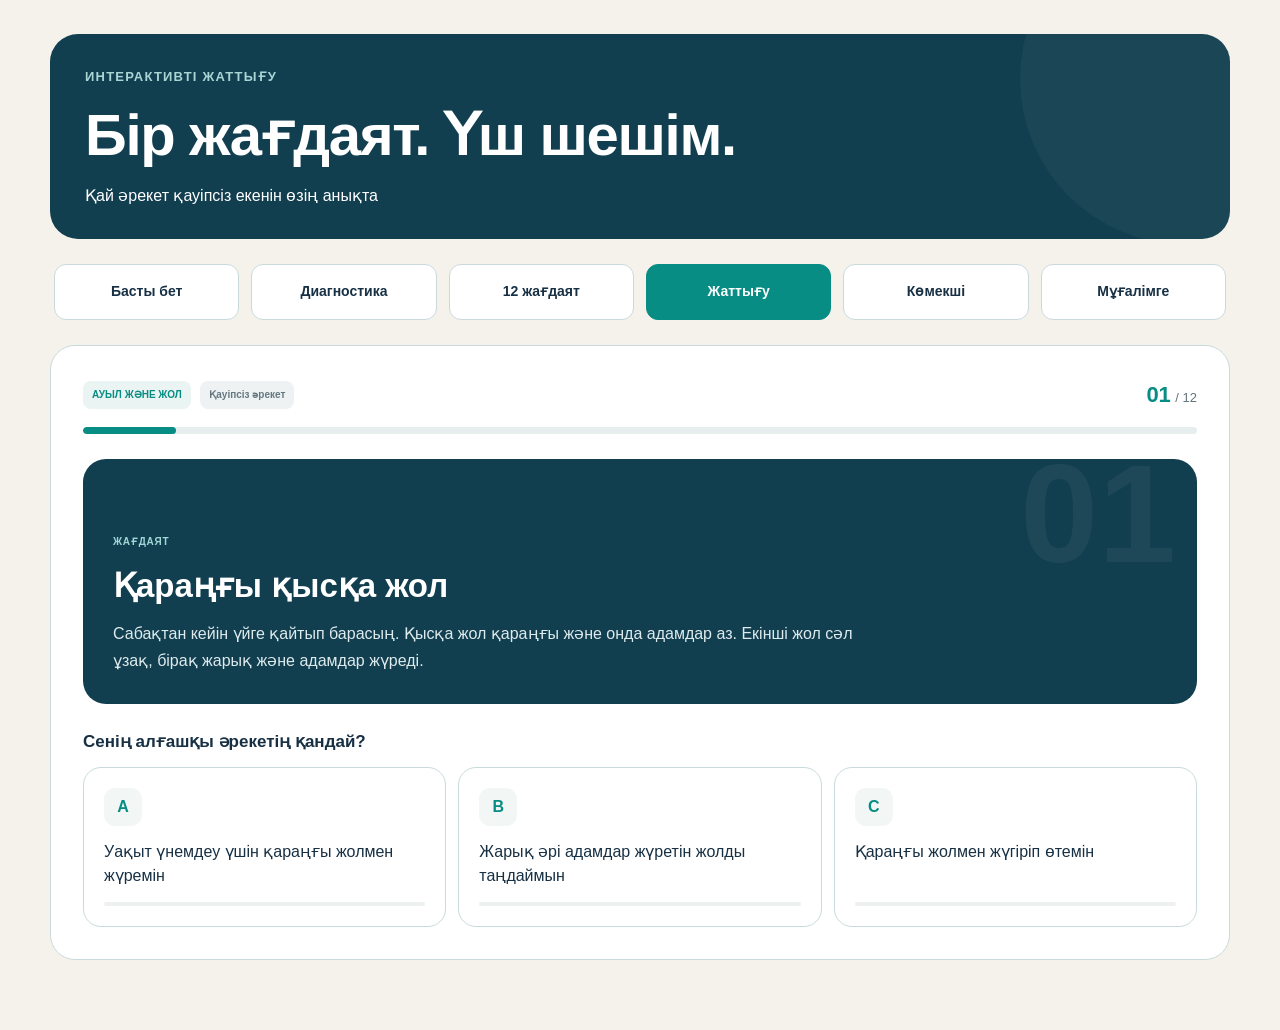
<file: practice.html>
<!DOCTYPE html>
<html lang="kk">
<head>
    <meta charset="UTF-8">
    <meta name="viewport" content="width=device-width, initial-scale=1.0">

    <title>Жаттығу | Қауіпсіз шешім зертханасы</title>

    <link rel="stylesheet" href="./style.css?v=50">
</head>

<body>

<div class="container">

    <header class="hero small-hero">
        <div class="hero-label">
            ИНТЕРАКТИВТІ ЖАТТЫҒУ
        </div>

        <h1>
            Бір жағдаят. Үш шешім.
        </h1>

        <p>
            Қай әрекет қауіпсіз екенін өзің анықта
        </p>
    </header>


    <nav class="navigation">
        <a href="index.html" class="nav-link">Басты бет</a>
        <a href="diagnostic.html" class="nav-link">Диагностика</a>
        <a href="situations.html" class="nav-link">12 жағдаят</a>
        <a href="practice.html" class="nav-link active">Жаттығу</a>
        <a href="helper.html" class="nav-link">Көмекші</a>
        <a href="teacher.html" class="nav-link">Мұғалімге</a>
    </nav>


    <main class="practice-shell">

        <div class="practice-toolbar">

            <div>
                <span id="practiceCategory" class="practice-category"></span>
                <span id="practiceSkill" class="practice-skill"></span>
            </div>

            <div class="practice-count">
                <strong id="practiceCurrent">01</strong>
                <span>/ 12</span>
            </div>

        </div>


        <div class="practice-progress-track">
            <div id="practiceProgressFill"></div>
        </div>


        <section class="practice-scene">

            <div class="practice-scene-number" id="sceneNumber">
                01
            </div>

            <div class="practice-scene-content">

                <span>
                    ЖАҒДАЯТ
                </span>

                <h2 id="practiceTitle"></h2>

                <p id="practiceText"></p>

            </div>

        </section>


        <section>

            <div class="practice-question-title">
                Сенің алғашқы әрекетің қандай?
            </div>

            <div id="practiceOptions" class="practice-choice-grid"></div>

        </section>


        <section id="practiceFeedback" class="practice-feedback hidden">

            <div class="feedback-result-icon" id="feedbackIcon">
                ✓
            </div>

            <div>

                <span id="feedbackLabel">
                    ҚАУІПСІЗ ШЕШІМ
                </span>

                <h3 id="feedbackHeading"></h3>

                <p id="feedbackText"></p>

            </div>

        </section>


        <section id="practicePhrase" class="practice-phrase-panel hidden">

            <div>

                <span>
                    ЕРЕСЕККЕ ҚАЛАЙ АЙТАМЫН?
                </span>

                <p id="phraseText"></p>

            </div>

            <button onclick="speakPhrase()">
                ▶ Тыңдау
            </button>

        </section>


        <div id="practiceNext" class="practice-next hidden">

            <button onclick="nextSituation()" class="primary-btn">
                Келесі жағдаят →
            </button>

        </div>

    </main>

</div>


<script src="./situations.js"></script>
<script src="./practice.js?v=50"></script>

</body>
</html>
</file>
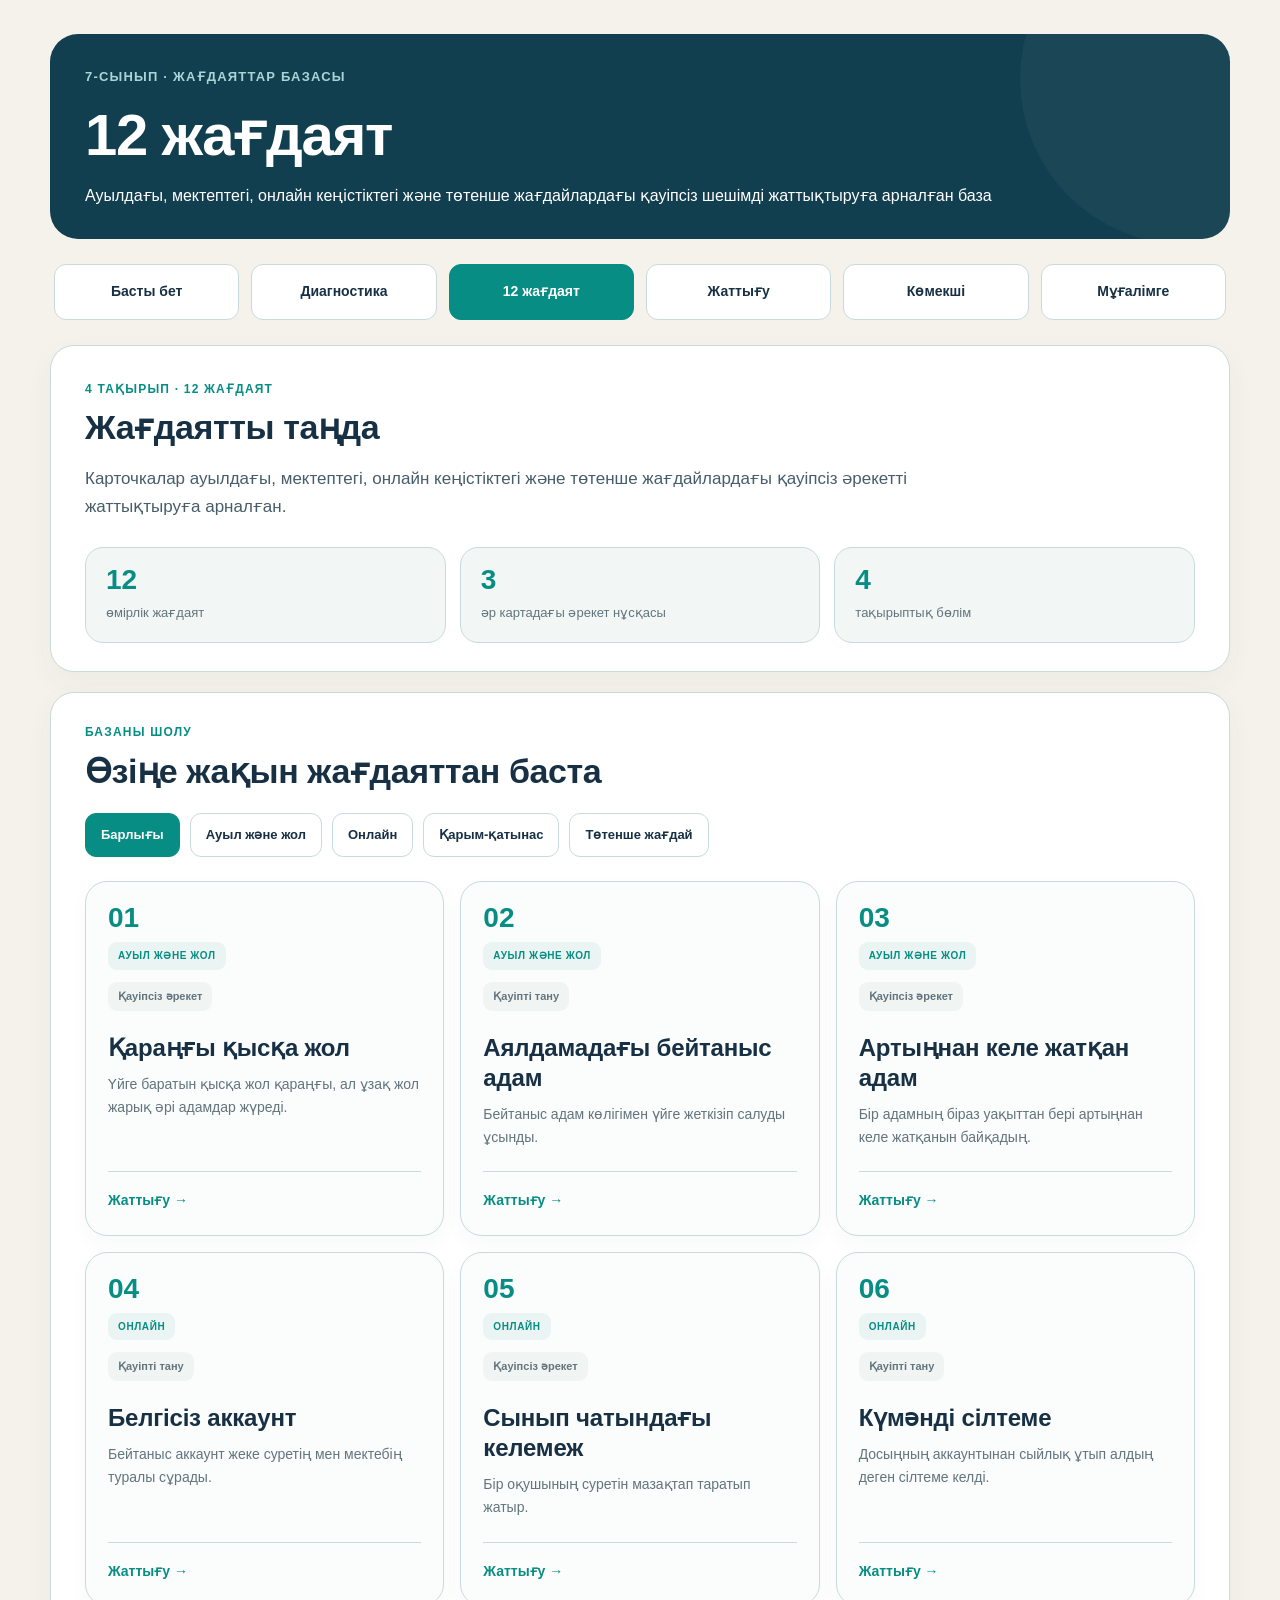
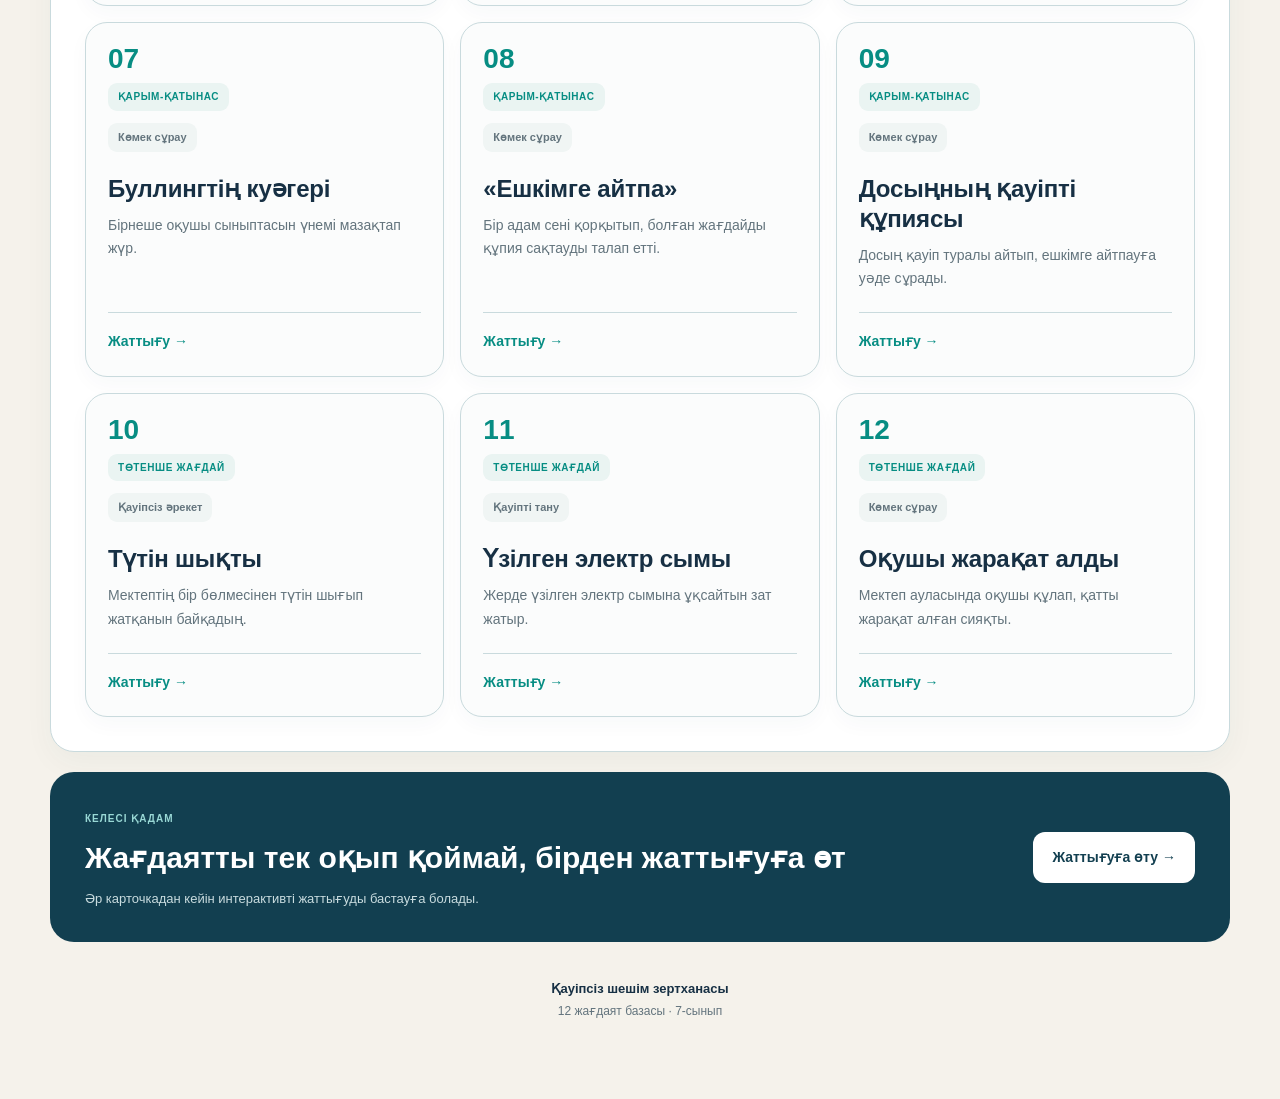
<file: situations.html>
<!DOCTYPE html>
<html lang="kk">
<head>
    <meta charset="UTF-8">
    <meta name="viewport" content="width=device-width, initial-scale=1.0">
    <title>12 жағдаят | Қауіпсіз шешім зертханасы</title>
    <link rel="stylesheet" href="./style.css?v=30">
</head>

<body>

<div class="container">

    <!-- HERO -->
    <header class="hero small-hero">
        <div class="hero-label">
            7-СЫНЫП · ЖАҒДАЯТТАР БАЗАСЫ
        </div>

        <h1>
            12 жағдаят
        </h1>

        <p>
            Ауылдағы, мектептегі, онлайн кеңістіктегі және төтенше жағдайлардағы
            қауіпсіз шешімді жаттықтыруға арналған база
        </p>
    </header>


    <!-- NAVIGATION -->
    <nav class="navigation">

        <a href="index.html" class="nav-link">
            Басты бет
        </a>

        <a href="diagnostic.html" class="nav-link">
            Диагностика
        </a>

        <a href="situations.html" class="nav-link active">
            12 жағдаят
        </a>

        <a href="practice.html" class="nav-link">
            Жаттығу
        </a>

        <a href="helper.html" class="nav-link">
            Көмекші
        </a>

        <a href="teacher.html" class="nav-link">
            Мұғалімге
        </a>

    </nav>


    <!-- INTRO -->
    <section class="section-card situations-top-card">

        <span class="eyebrow">
            4 ТАҚЫРЫП · 12 ЖАҒДАЯТ
        </span>

        <h2>
            Жағдаятты таңда
        </h2>

        <p class="section-description">
            Карточкалар ауылдағы, мектептегі, онлайн кеңістіктегі және
            төтенше жағдайлардағы қауіпсіз әрекетті жаттықтыруға арналған.
        </p>

        <div class="situations-summary">

            <div class="situations-summary-card">
                <strong>12</strong>
                <span>өмірлік жағдаят</span>
            </div>

            <div class="situations-summary-card">
                <strong>3</strong>
                <span>әр картадағы әрекет нұсқасы</span>
            </div>

            <div class="situations-summary-card">
                <strong>4</strong>
                <span>тақырыптық бөлім</span>
            </div>

        </div>

    </section>


    <!-- FILTERS + GRID -->
    <section class="section-card situations-list-card">

        <div class="situations-head">

            <div>
                <span class="eyebrow">
                    БАЗАНЫ ШОЛУ
                </span>
                <h2>
                    Өзіңе жақын жағдаяттан баста
                </h2>
            </div>

        </div>

        <div class="filters situations-filters">

            <button class="filter active" onclick="filterCards('all', this)">
                Барлығы
            </button>

            <button class="filter" onclick="filterCards('road', this)">
                Ауыл және жол
            </button>

            <button class="filter" onclick="filterCards('online', this)">
                Онлайн
            </button>

            <button class="filter" onclick="filterCards('social', this)">
                Қарым-қатынас
            </button>

            <button class="filter" onclick="filterCards('emergency', this)">
                Төтенше жағдай
            </button>
        </div>

        <div id="situationGrid" class="situation-grid"></div>

    </section>


    <!-- CTA -->
    <section class="teacher-dark">

        <div>
            <span>
                КЕЛЕСІ ҚАДАМ
            </span>

            <h2>
                Жағдаятты тек оқып қоймай,
                бірден жаттығуға өт
            </h2>

            <p>
                Әр карточкадан кейін интерактивті жаттығуды бастауға болады.
            </p>
        </div>

        <a href="practice.html" class="light-button">
            Жаттығуға өту →
        </a>

    </section>


    <footer>
        <strong>Қауіпсіз шешім зертханасы</strong>
        <p>12 жағдаят базасы · 7-сынып</p>
    </footer>

</div>


<script src="situations.js"></script>
<script>
    function renderCards(filter = "all") {
        const container = document.getElementById("situationGrid");
        container.innerHTML = "";

        const filtered = situations.filter(item =>
            filter === "all" || item.category === filter
        );

        filtered.forEach(item => {
            const card = document.createElement("article");
            card.className = "situation-card";

            card.innerHTML = `
                <div class="situation-card-top">
                    <div class="situation-id-wrap">
                        <span class="situation-id">
                            ${String(item.id).padStart(2, "0")}
                        </span>

                        <span class="situation-category-pill">
                            ${item.categoryName}
                        </span>
                    </div>

                    <span class="situation-skill-tag">
                        ${item.skill}
                    </span>
                </div>

                <h3 class="situation-card-title">
                    ${item.title}
                </h3>

                <p class="situation-card-text">
                    ${item.short}
                </p>

                <div class="situation-card-bottom">
                    <a class="situation-train-link" href="practice.html?id=${item.id}">
                        Жаттығу →
                    </a>
                </div>
            `;

            container.appendChild(card);
        });
    }

    function filterCards(category, button) {
        document.querySelectorAll(".filter").forEach(btn => {
            btn.classList.remove("active");
        });

        button.classList.add("active");
        renderCards(category);
    }

    renderCards();
</script>

</body>
</html>
</file>
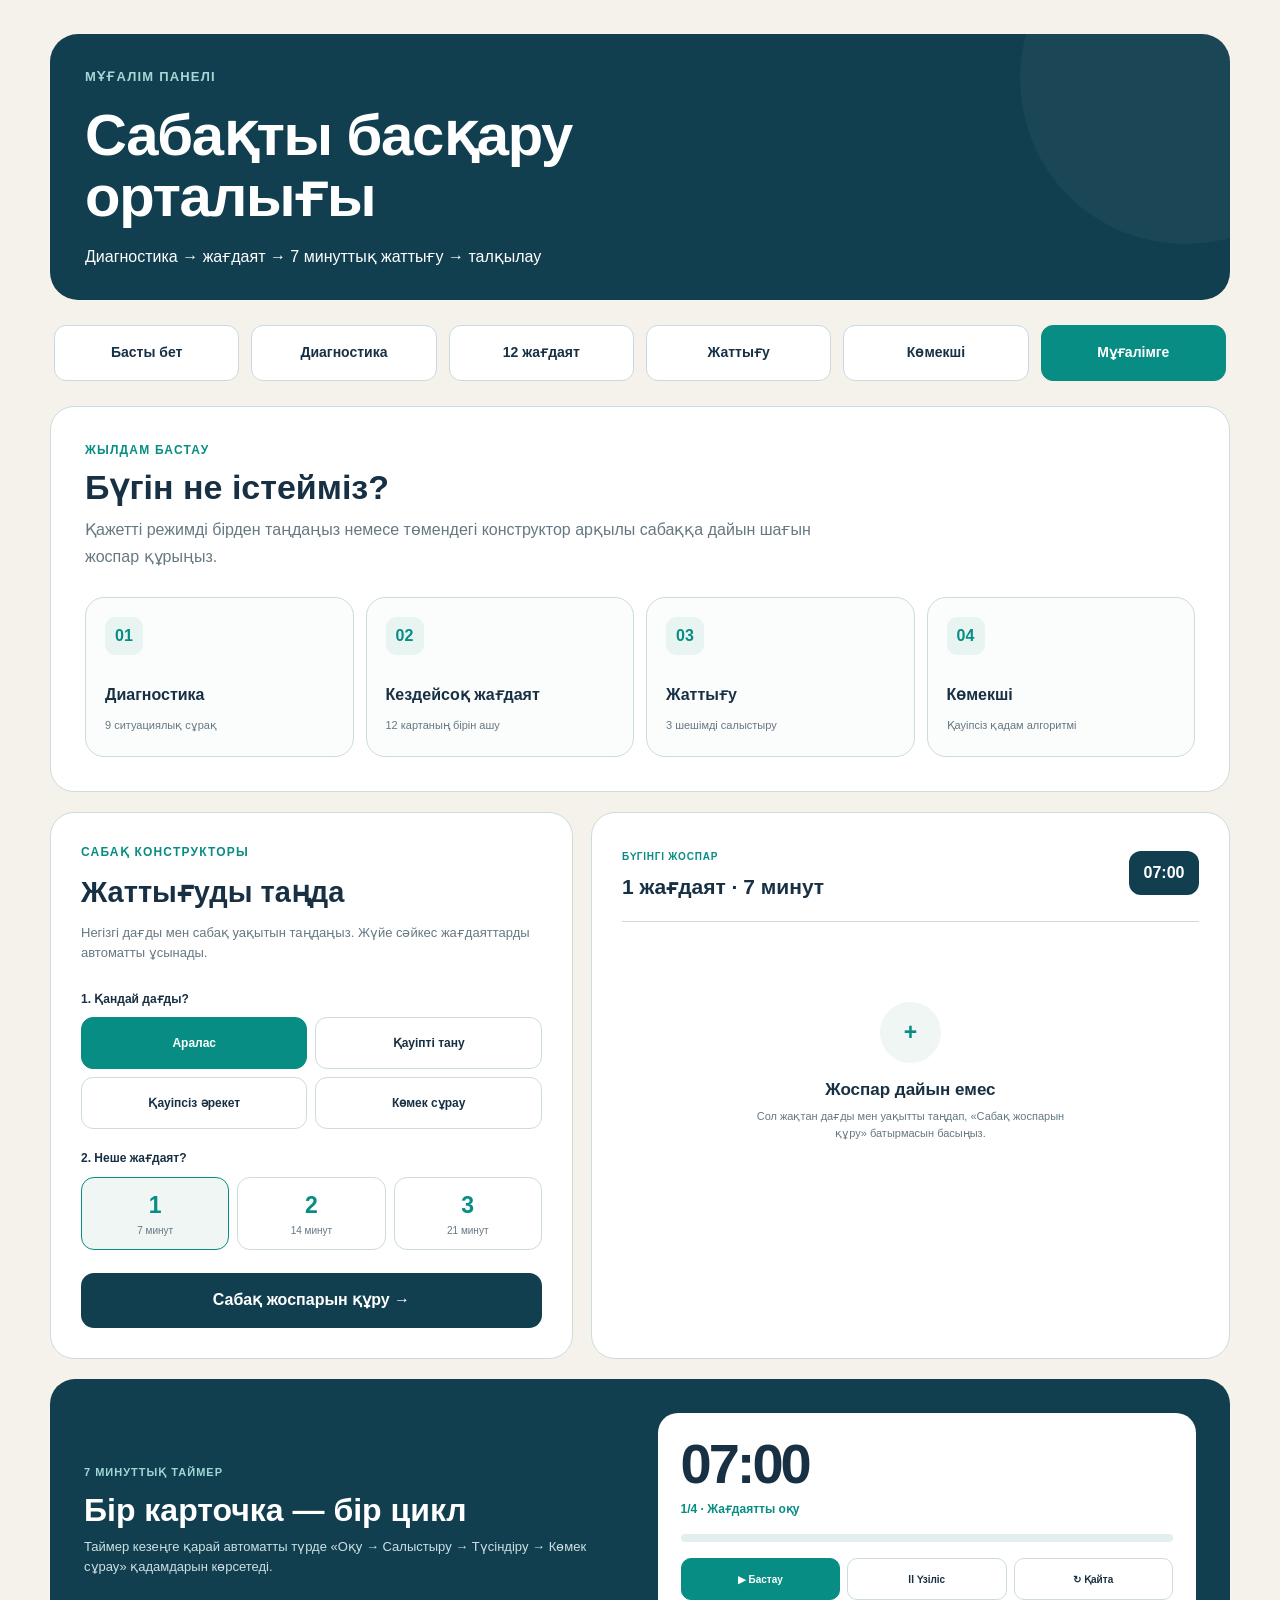
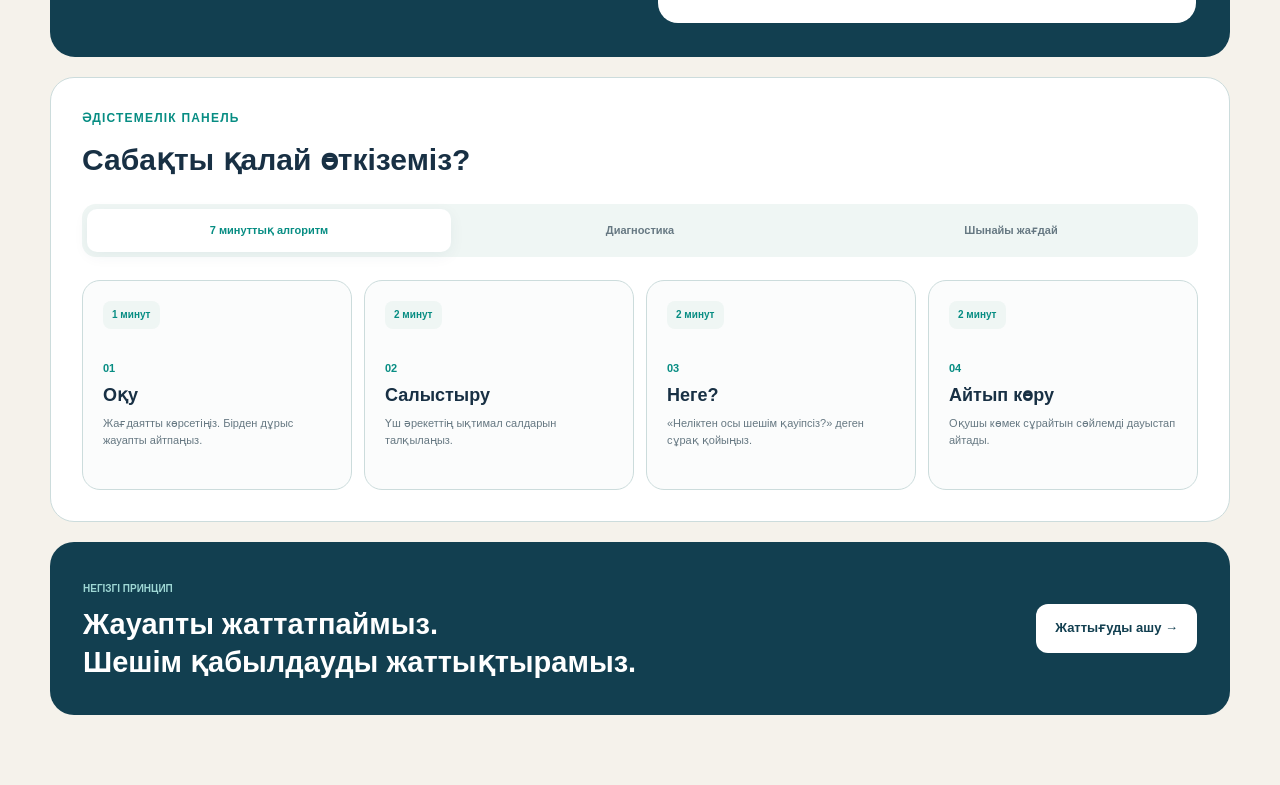
<file: teacher.html>
<!DOCTYPE html>
<html lang="kk">

<head>
<meta charset="UTF-8">
<meta name="viewport" content="width=device-width, initial-scale=1.0">

<title>Мұғалімге | Қауіпсіз шешім зертханасы</title>

<link rel="stylesheet" href="./style.css?v=101">

<style>

/* =========================================================
   TEACHER PAGE — OWN DESIGN
========================================================= */

.teacher-page {
    --t-navy: #123f50;
    --t-teal: #078d83;
    --t-teal-dark: #06766f;
    --t-soft: #eff6f4;
    --t-line: #ccdcdc;
    --t-text: #183044;
    --t-muted: #667882;
    --t-white: #ffffff;
}

/* TOP INTRO */

.teacher-intro-card {
    background: #ffffff;
    border: 1px solid var(--t-line);
    border-radius: 24px;
    padding: 34px;
    margin-top: 20px;
}

.teacher-kicker {
    display: block;
    color: var(--t-teal);
    font-size: 12px;
    font-weight: 900;
    letter-spacing: 1.2px;
    margin-bottom: 9px;
}

.teacher-intro-card h2 {
    font-size: 34px;
    line-height: 1.15;
    color: var(--t-text);
    margin-bottom: 10px;
}

.teacher-intro-card > p {
    color: var(--t-muted);
    max-width: 750px;
    font-size: 16px;
    line-height: 1.65;
}


/* QUICK START */

.teacher-quick-grid {
    display: grid;
    grid-template-columns: repeat(4, 1fr);
    gap: 12px;
    margin-top: 27px;
}

.teacher-quick {
    min-height: 150px;
    padding: 19px;
    border: 1px solid var(--t-line);
    border-radius: 19px;
    background: #fbfcfc;
    text-decoration: none;
    color: var(--t-text);
    transition: .2s ease;
    cursor: pointer;
}

button.teacher-quick {
    width: 100%;
    text-align: left;
    font-family: inherit;
}

.teacher-quick:hover {
    transform: translateY(-4px);
    border-color: #86beb9;
    box-shadow: 0 12px 25px rgba(18,63,80,.06);
}

.teacher-quick-number {
    width: 38px;
    height: 38px;
    display: grid;
    place-items: center;
    border-radius: 11px;
    background: #e7f4f1;
    color: var(--t-teal);
    font-weight: 900;
    margin-bottom: 28px;
}

.teacher-quick strong {
    display: block;
    font-size: 16px;
    margin-bottom: 4px;
}

.teacher-quick small {
    color: var(--t-muted);
    font-size: 11px;
}


/* WORKSPACE */

.teacher-workspace-pro {
    display: grid;
    grid-template-columns: .9fr 1.1fr;
    gap: 18px;
    margin-top: 20px;
}

.teacher-builder,
.teacher-plan {
    background: var(--t-white);
    border: 1px solid var(--t-line);
    border-radius: 24px;
    padding: 30px;
}

.teacher-builder h2 {
    color: var(--t-text);
    font-size: 29px;
    margin-bottom: 8px;
}

.teacher-muted {
    color: var(--t-muted);
    font-size: 13px;
    line-height: 1.55;
    margin-bottom: 26px;
}

.builder-title {
    color: var(--t-text);
    font-size: 12px;
    font-weight: 850;
    margin: 20px 0 9px;
}


/* SELECT SKILL */

.teacher-skill-options {
    display: grid;
    grid-template-columns: repeat(2, 1fr);
    gap: 8px;
}

.teacher-skill-btn {
    min-height: 52px;
    border: 1px solid var(--t-line);
    border-radius: 12px;
    background: #fff;
    color: var(--t-text);
    font-family: inherit;
    font-size: 12px;
    font-weight: 750;
    cursor: pointer;
    transition: .15s;
}

.teacher-skill-btn:hover {
    border-color: var(--t-teal);
}

.teacher-skill-btn.active {
    background: var(--t-teal);
    border-color: var(--t-teal);
    color: white;
}


/* COUNT */

.teacher-count-options {
    display: grid;
    grid-template-columns: repeat(3, 1fr);
    gap: 8px;
}

.teacher-count-btn {
    min-height: 73px;
    border: 1px solid var(--t-line);
    border-radius: 13px;
    background: #fff;
    font-family: inherit;
    cursor: pointer;
}

.teacher-count-btn strong,
.teacher-count-btn span {
    display: block;
}

.teacher-count-btn strong {
    color: var(--t-teal);
    font-size: 23px;
}

.teacher-count-btn span {
    color: var(--t-muted);
    font-size: 10px;
}

.teacher-count-btn.active {
    border-color: var(--t-teal);
    background: var(--t-soft);
}

.teacher-generate-btn {
    width: 100%;
    min-height: 55px;
    margin-top: 23px;
    border: 0;
    border-radius: 13px;
    background: var(--t-navy);
    color: white;
    font-family: inherit;
    font-weight: 850;
    cursor: pointer;
    transition: .2s;
}

.teacher-generate-btn:hover {
    background: #0d3341;
    transform: translateY(-2px);
}


/* PLAN */

.teacher-plan-head {
    display: flex;
    justify-content: space-between;
    align-items: center;
    gap: 15px;
    padding-bottom: 18px;
    border-bottom: 1px solid var(--t-line);
}

.teacher-plan-head span {
    color: var(--t-teal);
    font-size: 10px;
    font-weight: 900;
    letter-spacing: .8px;
}

.teacher-plan-head h3 {
    color: var(--t-text);
    font-size: 21px;
    margin-top: 3px;
}

.lesson-duration {
    min-width: 70px;
    text-align: center;
    padding: 10px;
    border-radius: 12px;
    background: var(--t-navy);
    color: white;
    font-weight: 900;
}

.teacher-empty-plan {
    min-height: 300px;
    display: grid;
    place-content: center;
    text-align: center;
}

.teacher-empty-icon {
    width: 61px;
    height: 61px;
    margin: auto auto 14px;
    display: grid;
    place-items: center;
    border-radius: 50%;
    background: var(--t-soft);
    color: var(--t-teal);
    font-size: 23px;
    font-weight: 900;
}

.teacher-empty-plan h4 {
    color: var(--t-text);
    font-size: 17px;
}

.teacher-empty-plan p {
    color: var(--t-muted);
    max-width: 320px;
    margin: 5px auto 0;
    font-size: 11px;
}

.generated-list {
    display: grid;
    gap: 9px;
    margin-top: 17px;
}

.generated-card {
    display: grid;
    grid-template-columns: 42px 1fr auto;
    gap: 12px;
    align-items: center;
    padding: 13px;
    border: 1px solid var(--t-line);
    border-radius: 14px;
}

.generated-index {
    width: 40px;
    height: 40px;
    border-radius: 11px;
    background: var(--t-soft);
    color: var(--t-teal);
    display: grid;
    place-items: center;
    font-weight: 900;
}

.generated-info span {
    color: var(--t-teal);
    font-size: 9px;
    font-weight: 900;
}

.generated-info h4 {
    margin: 2px 0;
    color: var(--t-text);
}

.generated-info p {
    font-size: 10px;
    color: var(--t-muted);
}

.generated-card a {
    text-decoration: none;
    color: var(--t-teal);
    font-size: 11px;
    font-weight: 850;
}


/* TIMER SECTION */

.teacher-timer-pro {
    margin-top: 20px;
    background: var(--t-navy);
    color: white;
    border-radius: 25px;
    padding: 34px;
    display: grid;
    grid-template-columns: 1fr 1fr;
    gap: 35px;
    align-items: center;
}

.teacher-timer-copy span {
    color: #9fd7d4;
    font-size: 11px;
    font-weight: 900;
    letter-spacing: 1px;
}

.teacher-timer-copy h2 {
    font-size: 32px;
    line-height: 1.2;
    margin: 7px 0;
}

.teacher-timer-copy p {
    color: #cce0e2;
    font-size: 13px;
}

.timer-panel {
    background: white;
    color: var(--t-text);
    padding: 23px;
    border-radius: 20px;
}

.timer-number {
    font-size: 56px;
    font-weight: 900;
    letter-spacing: -3px;
    line-height: 1;
}

.timer-stage-name {
    color: var(--t-teal);
    font-size: 12px;
    font-weight: 800;
    margin-top: 8px;
}

.timer-track {
    height: 8px;
    background: #e5eeee;
    border-radius: 20px;
    margin: 16px 0;
    overflow: hidden;
}

.timer-fill {
    height: 100%;
    width: 0;
    background: var(--t-teal);
    transition: width .3s;
}

.timer-controls {
    display: grid;
    grid-template-columns: repeat(3, 1fr);
    gap: 7px;
}

.timer-controls button {
    min-height: 42px;
    border: 1px solid var(--t-line);
    border-radius: 10px;
    background: white;
    color: var(--t-text);
    font-family: inherit;
    font-size: 10px;
    font-weight: 800;
    cursor: pointer;
}

.timer-controls button:first-child {
    background: var(--t-teal);
    border-color: var(--t-teal);
    color: white;
}


/* METHOD TABS */

.teacher-method-pro {
    background: white;
    border: 1px solid var(--t-line);
    border-radius: 24px;
    padding: 31px;
    margin-top: 20px;
}

.teacher-method-pro h2 {
    color: var(--t-text);
    font-size: 30px;
    margin-bottom: 21px;
}

.teacher-tabs-pro {
    display: flex;
    gap: 7px;
    flex-wrap: wrap;
    padding: 5px;
    background: var(--t-soft);
    border-radius: 14px;
    margin-bottom: 23px;
}

.teacher-tab-pro {
    flex: 1;
    min-width: 135px;
    min-height: 43px;
    border: 0;
    border-radius: 10px;
    background: transparent;
    font-family: inherit;
    color: var(--t-muted);
    font-size: 11px;
    font-weight: 800;
    cursor: pointer;
}

.teacher-tab-pro.active {
    background: white;
    color: var(--t-teal);
    box-shadow: 0 4px 15px rgba(18,63,80,.06);
}

.method-four-grid {
    display: grid;
    grid-template-columns: repeat(4, 1fr);
    gap: 12px;
}

.method-card {
    min-height: 210px;
    padding: 20px;
    border: 1px solid var(--t-line);
    border-radius: 18px;
    background: #fbfcfc;
}

.method-card-time {
    display: inline-block;
    padding: 6px 9px;
    background: var(--t-soft);
    color: var(--t-teal);
    border-radius: 8px;
    font-size: 10px;
    font-weight: 900;
    margin-bottom: 31px;
}

.method-card strong {
    display: block;
    color: var(--t-teal);
    font-size: 11px;
}

.method-card h3 {
    color: var(--t-text);
    font-size: 18px;
    margin: 5px 0;
}

.method-card p {
    color: var(--t-muted);
    font-size: 11px;
    line-height: 1.55;
}


/* REAL CASE */

.real-alert {
    padding: 22px;
    border-radius: 18px;
    background: #fff2f2;
    border: 1px solid #e1baba;
    display: flex;
    gap: 15px;
}

.real-alert-icon {
    width: 45px;
    height: 45px;
    flex-shrink: 0;
    border-radius: 50%;
    background: #a95151;
    color: white;
    display: grid;
    place-items: center;
    font-weight: 900;
}

.real-alert span {
    color: #a95151;
    font-size: 9px;
    font-weight: 900;
}

.real-alert h3 {
    color: var(--t-text);
    margin-top: 4px;
}

.real-rules-grid {
    display: grid;
    grid-template-columns: repeat(3, 1fr);
    gap: 10px;
    margin-top: 12px;
}

.real-rule {
    padding: 17px;
    background: var(--t-soft);
    border-radius: 15px;
}

.real-rule strong {
    color: var(--t-teal);
}

.real-rule p {
    margin-top: 8px;
    color: var(--t-muted);
    font-size: 11px;
}


/* FINAL */

.teacher-footer-card {
    margin-top: 20px;
    background: var(--t-navy);
    border-radius: 24px;
    padding: 33px;
    color: white;
    display: flex;
    justify-content: space-between;
    align-items: center;
    gap: 25px;
}

.teacher-footer-card span {
    color: #9ed7d4;
    font-size: 10px;
    font-weight: 900;
}

.teacher-footer-card h2 {
    font-size: 29px;
    line-height: 1.3;
    margin-top: 6px;
}

.teacher-footer-card a {
    flex-shrink: 0;
    padding: 14px 19px;
    border-radius: 12px;
    background: white;
    color: var(--t-navy);
    text-decoration: none;
    font-weight: 850;
    font-size: 13px;
}

.teacher-hidden {
    display: none !important;
}

@media(max-width:900px) {
    .teacher-quick-grid {
        grid-template-columns: repeat(2,1fr);
    }

    .teacher-workspace-pro,
    .teacher-timer-pro {
        grid-template-columns: 1fr;
    }

    .method-four-grid {
        grid-template-columns: repeat(2,1fr);
    }
}

@media(max-width:600px) {
    .teacher-quick-grid,
    .method-four-grid,
    .real-rules-grid {
        grid-template-columns: 1fr;
    }

    .teacher-skill-options {
        grid-template-columns: 1fr;
    }

    .teacher-footer-card {
        display: block;
    }

    .teacher-footer-card a {
        display: inline-block;
        margin-top: 20px;
    }
}

</style>
</head>


<body>

<div class="container teacher-page">

<header class="hero small-hero">

    <div class="hero-label">
        МҰҒАЛІМ ПАНЕЛІ
    </div>

    <h1>
        Сабақты басқару орталығы
    </h1>

    <p>
        Диагностика → жағдаят → 7 минуттық жаттығу → талқылау
    </p>

</header>


<nav class="navigation">

    <a href="index.html" class="nav-link">Басты бет</a>
    <a href="diagnostic.html" class="nav-link">Диагностика</a>
    <a href="situations.html" class="nav-link">12 жағдаят</a>
    <a href="practice.html" class="nav-link">Жаттығу</a>
    <a href="helper.html" class="nav-link">Көмекші</a>
    <a href="teacher.html" class="nav-link active">Мұғалімге</a>

</nav>


<section class="teacher-intro-card">

    <span class="teacher-kicker">
        ЖЫЛДАМ БАСТАУ
    </span>

    <h2>
        Бүгін не істейміз?
    </h2>

    <p>
        Қажетті режимді бірден таңдаңыз немесе төмендегі
        конструктор арқылы сабаққа дайын шағын жоспар құрыңыз.
    </p>


    <div class="teacher-quick-grid">

        <a class="teacher-quick"
           href="diagnostic.html">

            <div class="teacher-quick-number">01</div>

            <strong>Диагностика</strong>
            <small>9 ситуациялық сұрақ</small>

        </a>


        <button class="teacher-quick"
                onclick="openRandomSituation()">

            <div class="teacher-quick-number">02</div>

            <strong>Кездейсоқ жағдаят</strong>
            <small>12 картаның бірін ашу</small>

        </button>


        <a class="teacher-quick"
           href="practice.html">

            <div class="teacher-quick-number">03</div>

            <strong>Жаттығу</strong>
            <small>3 шешімді салыстыру</small>

        </a>


        <a class="teacher-quick"
           href="helper.html">

            <div class="teacher-quick-number">04</div>

            <strong>Көмекші</strong>
            <small>Қауіпсіз қадам алгоритмі</small>

        </a>

    </div>

</section>


<!-- BUILDER -->

<section class="teacher-workspace-pro">


    <div class="teacher-builder">

        <span class="teacher-kicker">
            САБАҚ КОНСТРУКТОРЫ
        </span>

        <h2>
            Жаттығуды таңда
        </h2>

        <p class="teacher-muted">
            Негізгі дағды мен сабақ уақытын таңдаңыз.
            Жүйе сәйкес жағдаяттарды автоматты ұсынады.
        </p>


        <div class="builder-title">
            1. Қандай дағды?
        </div>


        <div class="teacher-skill-options">

            <button
                class="teacher-skill-btn active"
                onclick="selectSkill('all',this)">
                Аралас
            </button>

            <button
                class="teacher-skill-btn"
                onclick="selectSkill('Қауіпті тану',this)">
                Қауіпті тану
            </button>

            <button
                class="teacher-skill-btn"
                onclick="selectSkill('Қауіпсіз әрекет',this)">
                Қауіпсіз әрекет
            </button>

            <button
                class="teacher-skill-btn"
                onclick="selectSkill('Көмек сұрау',this)">
                Көмек сұрау
            </button>

        </div>


        <div class="builder-title">
            2. Неше жағдаят?
        </div>


        <div class="teacher-count-options">

            <button
                class="teacher-count-btn active"
                onclick="selectCount(1,this)">
                <strong>1</strong>
                <span>7 минут</span>
            </button>

            <button
                class="teacher-count-btn"
                onclick="selectCount(2,this)">
                <strong>2</strong>
                <span>14 минут</span>
            </button>

            <button
                class="teacher-count-btn"
                onclick="selectCount(3,this)">
                <strong>3</strong>
                <span>21 минут</span>
            </button>

        </div>


        <button
            class="teacher-generate-btn"
            onclick="generateTeacherLesson()">

            Сабақ жоспарын құру →

        </button>

    </div>



    <div class="teacher-plan">

        <div class="teacher-plan-head">

            <div>

                <span>
                    БҮГІНГІ ЖОСПАР
                </span>

                <h3 id="teacherPlanTitle">
                    1 жағдаят · 7 минут
                </h3>

            </div>


            <div
                class="lesson-duration"
                id="teacherPlanDuration">
                07:00
            </div>

        </div>


        <div id="teacherGeneratedArea">

            <div class="teacher-empty-plan">

                <div class="teacher-empty-icon">
                    +
                </div>

                <h4>
                    Жоспар дайын емес
                </h4>

                <p>
                    Сол жақтан дағды мен уақытты таңдап,
                    «Сабақ жоспарын құру» батырмасын басыңыз.
                </p>

            </div>

        </div>

    </div>

</section>


<!-- TIMER -->

<section class="teacher-timer-pro">

    <div class="teacher-timer-copy">

        <span>
            7 МИНУТТЫҚ ТАЙМЕР
        </span>

        <h2>
            Бір карточка — бір цикл
        </h2>

        <p>
            Таймер кезеңге қарай автоматты түрде
            «Оқу → Салыстыру → Түсіндіру → Көмек сұрау»
            қадамдарын көрсетеді.
        </p>

    </div>


    <div class="timer-panel">

        <div
            class="timer-number"
            id="teacherTimer">
            07:00
        </div>

        <div
            class="timer-stage-name"
            id="teacherTimerStage">
            1/4 · Жағдаятты оқу
        </div>


        <div class="timer-track">
            <div
                class="timer-fill"
                id="teacherTimerFill">
            </div>
        </div>


        <div class="timer-controls">

            <button onclick="startTimer()">
                ▶ Бастау
            </button>

            <button onclick="pauseTimer()">
                II Үзіліс
            </button>

            <button onclick="resetTimer()">
                ↻ Қайта
            </button>

        </div>

    </div>

</section>


<!-- METHODOLOGY -->

<section class="teacher-method-pro">

    <span class="teacher-kicker">
        ӘДІСТЕМЕЛІК ПАНЕЛЬ
    </span>

    <h2>
        Сабақты қалай өткіземіз?
    </h2>


    <div class="teacher-tabs-pro">

        <button
            class="teacher-tab-pro active"
            onclick="showTeacherTab('method',this)">
            7 минуттық алгоритм
        </button>

        <button
            class="teacher-tab-pro"
            onclick="showTeacherTab('diagnostic',this)">
            Диагностика
        </button>

        <button
            class="teacher-tab-pro"
            onclick="showTeacherTab('real',this)">
            Шынайы жағдай
        </button>

    </div>


    <div id="teacher-tab-method">

        <div class="method-four-grid">

            <article class="method-card">

                <div class="method-card-time">
                    1 минут
                </div>

                <strong>01</strong>

                <h3>Оқу</h3>

                <p>
                    Жағдаятты көрсетіңіз.
                    Бірден дұрыс жауапты айтпаңыз.
                </p>

            </article>


            <article class="method-card">

                <div class="method-card-time">
                    2 минут
                </div>

                <strong>02</strong>

                <h3>Салыстыру</h3>

                <p>
                    Үш әрекеттің ықтимал
                    салдарын талқылаңыз.
                </p>

            </article>


            <article class="method-card">

                <div class="method-card-time">
                    2 минут
                </div>

                <strong>03</strong>

                <h3>Неге?</h3>

                <p>
                    «Неліктен осы шешім қауіпсіз?»
                    деген сұрақ қойыңыз.
                </p>

            </article>


            <article class="method-card">

                <div class="method-card-time">
                    2 минут
                </div>

                <strong>04</strong>

                <h3>Айтып көру</h3>

                <p>
                    Оқушы көмек сұрайтын
                    сөйлемді дауыстап айтады.
                </p>

            </article>

        </div>

    </div>


    <div
        id="teacher-tab-diagnostic"
        class="teacher-hidden">

        <div class="method-four-grid">

            <article class="method-card">
                <strong>01</strong>
                <h3>Қауіпті тану</h3>
                <p>Қауіп белгісін анықтай ала ма?</p>
            </article>

            <article class="method-card">
                <strong>02</strong>
                <h3>Қауіпсіз әрекет</h3>
                <p>Алғашқы қауіпсіз қадамды таңдай ала ма?</p>
            </article>

            <article class="method-card">
                <strong>03</strong>
                <h3>Көмек сұрау</h3>
                <p>Кімге және не айту керегін біле ме?</p>
            </article>

        </div>

    </div>


    <div
        id="teacher-tab-real"
        class="teacher-hidden">

        <div class="real-alert">

            <div class="real-alert-icon">
                !
            </div>

            <div>

                <span>
                    МАҢЫЗДЫ
                </span>

                <h3>
                    Егер оқушы шынайы қауіп туралы айтса,
                    оны жай жаттығу жауабы ретінде қабылдамаңыз.
                </h3>

            </div>

        </div>


        <div class="real-rules-grid">

            <div class="real-rule">
                <strong>01</strong>
                <p>
                    Бүкіл сынып алдында толық оқиғаны сұрамаңыз.
                </p>
            </div>

            <div class="real-rule">
                <strong>02</strong>
                <p>
                    Баланың хабарын жоққа шығармаңыз.
                </p>
            </div>

            <div class="real-rule">
                <strong>03</strong>
                <p>
                    Мектептің қауіпсіздік тәртібіне сәйкес әрекет етіңіз.
                </p>
            </div>

        </div>

    </div>

</section>


<section class="teacher-footer-card">

    <div>

        <span>
            НЕГІЗГІ ПРИНЦИП
        </span>

        <h2>
            Жауапты жаттатпаймыз.<br>
            Шешім қабылдауды жаттықтырамыз.
        </h2>

    </div>

    <a href="practice.html">
        Жаттығуды ашу →
    </a>

</section>

</div>


<script src="./situations.js"></script>

<script>

let teacherSkill = "all";
let teacherCount = 1;

function selectSkill(skill, button) {

    teacherSkill = skill;

    document
        .querySelectorAll(".teacher-skill-btn")
        .forEach(btn => btn.classList.remove("active"));

    button.classList.add("active");
}


function selectCount(count, button) {

    teacherCount = count;

    document
        .querySelectorAll(".teacher-count-btn")
        .forEach(btn => btn.classList.remove("active"));

    button.classList.add("active");
}


function generateTeacherLesson() {

    let pool =
        teacherSkill === "all"
            ? [...situations]
            : situations.filter(item =>
                item.skill === teacherSkill
            );

    pool.sort(() => Math.random() - .5);

    const selected =
        pool.slice(0, teacherCount);

    const area =
        document.getElementById("teacherGeneratedArea");

    area.innerHTML =
        `<div class="generated-list"></div>`;

    const list =
        area.querySelector(".generated-list");


    selected.forEach((item,index) => {

        const card =
            document.createElement("div");

        card.className =
            "generated-card";

        card.innerHTML = `

            <div class="generated-index">
                ${String(index + 1).padStart(2,"0")}
            </div>

            <div class="generated-info">

                <span>
                    ${item.categoryName}
                </span>

                <h4>
                    ${item.title}
                </h4>

                <p>
                    ${item.short}
                </p>

            </div>

            <a href="practice.html?id=${item.id}">
                Аш →
            </a>
        `;

        list.appendChild(card);
    });


    const minutes =
        teacherCount * 7;


    document.getElementById(
        "teacherPlanTitle"
    ).textContent =
        `${teacherCount} жағдаят · ${minutes} минут`;


    document.getElementById(
        "teacherPlanDuration"
    ).textContent =
        `${String(minutes).padStart(2,"0")}:00`;
}


function openRandomSituation() {

    const id =
        Math.floor(Math.random() * 12) + 1;

    location.href =
        `practice.html?id=${id}`;
}


/* TABS */

function showTeacherTab(name,button) {

    ["method","diagnostic","real"]
        .forEach(tab => {

            document
                .getElementById(`teacher-tab-${tab}`)
                .classList.add("teacher-hidden");
        });


    document
        .querySelectorAll(".teacher-tab-pro")
        .forEach(btn =>
            btn.classList.remove("active")
        );


    document
        .getElementById(`teacher-tab-${name}`)
        .classList.remove("teacher-hidden");


    button.classList.add("active");
}


/* TIMER */

const TOTAL = 420;

let secondsLeft = TOTAL;
let timerID = null;


function renderTimer() {

    const minutes =
        Math.floor(secondsLeft / 60);

    const seconds =
        secondsLeft % 60;


    document.getElementById(
        "teacherTimer"
    ).textContent =
        `${String(minutes).padStart(2,"0")}:${String(seconds).padStart(2,"0")}`;


    const elapsed =
        TOTAL - secondsLeft;


    let stage;

    if (elapsed < 60)
        stage = "1/4 · Жағдаятты оқу";

    else if (elapsed < 180)
        stage = "2/4 · Үш әрекетті салыстыру";

    else if (elapsed < 300)
        stage = "3/4 · Таңдауды түсіндіру";

    else
        stage = "4/4 · Көмек сұрауды жаттықтыру";


    document.getElementById(
        "teacherTimerStage"
    ).textContent = stage;


    document.getElementById(
        "teacherTimerFill"
    ).style.width =
        `${elapsed / TOTAL * 100}%`;
}


function startTimer() {

    if (timerID)
        return;


    timerID =
        setInterval(() => {

            if (secondsLeft <= 0) {

                clearInterval(timerID);

                timerID = null;

                document.getElementById(
                    "teacherTimerStage"
                ).textContent =
                    "Жаттығу аяқталды ✓";

                return;
            }

            secondsLeft--;

            renderTimer();

        },1000);
}


function pauseTimer() {

    clearInterval(timerID);

    timerID = null;
}


function resetTimer() {

    clearInterval(timerID);

    timerID = null;

    secondsLeft = TOTAL;

    renderTimer();
}


renderTimer();

</script>

</body>
</html>
</file>
<file: style.css>
/* ==========================================================
   ҚАУІПСІЗ ШЕШІМ ЗЕРТХАНАСЫ
   Негізгі дизайн
========================================================== */

* {
    margin: 0;
    padding: 0;
    box-sizing: border-box;
}

:root {
    --page: #f5f2eb;
    --white: #ffffff;

    --ink: #173044;
    --muted: #63747d;

    --navy: #123f50;
    --navy-dark: #0c3342;

    --teal: #078d83;
    --teal-dark: #06756f;
    --teal-soft: #eaf4f2;

    --line: #c9dadd;
    --soft: #f2f6f5;

    --radius-big: 28px;
    --radius: 21px;
    --radius-small: 13px;

    --shadow:
        0 10px 30px rgba(18, 63, 80, 0.045);
}


/* ==========================================================
   BASE
========================================================== */

html {
    scroll-behavior: smooth;
}

body {
    min-height: 100vh;

    background: var(--page);
    color: var(--ink);

    font-family:
        -apple-system,
        BlinkMacSystemFont,
        "Segoe UI",
        Arial,
        Helvetica,
        sans-serif;

    line-height: 1.55;
}

button,
a {
    font: inherit;
}

button {
    cursor: pointer;
}

.container {
    width: min(1180px, calc(100% - 48px));
    margin: 34px auto 70px;
}


/* ==========================================================
   HERO
========================================================== */

.hero {
    position: relative;
    overflow: hidden;

    background: var(--navy);
    color: white;

    border-radius: var(--radius-big);

    padding: 34px 38px;
}

.home-hero {
    display: grid;
    grid-template-columns: minmax(0, 1.4fr) minmax(300px, .7fr);

    gap: 40px;

    align-items: center;

    min-height: 390px;
}

.hero::after {
    content: "";

    position: absolute;

    width: 330px;
    height: 330px;

    right: -120px;
    top: -120px;

    border-radius: 50%;

    background: rgba(255, 255, 255, .035);
}

.hero-content,
.hero-panel {
    position: relative;
    z-index: 2;
}

.hero-label {
    display: inline-block;

    margin-bottom: 18px;

    color: #a9d6d4;

    font-size: 13px;
    font-weight: 800;

    letter-spacing: 1.2px;
}

.hero h1 {
    max-width: 720px;

    margin-bottom: 18px;

    font-size: clamp(38px, 5vw, 58px);
    line-height: 1.05;

    letter-spacing: -1.3px;
}

.hero-content > p {
    max-width: 700px;

    color: #e1eeee;

    font-size: 18px;
    line-height: 1.65;
}


/* HERO BUTTONS */

.hero-actions {
    display: flex;
    flex-wrap: wrap;

    gap: 11px;

    margin-top: 28px;
}

.primary-btn {
    display: inline-flex;

    align-items: center;
    justify-content: center;

    min-height: 54px;

    padding: 13px 21px;

    border: none;
    border-radius: 13px;

    background: var(--teal);
    color: white;

    text-decoration: none;

    font-size: 15px;
    font-weight: 800;

    transition: .2s ease;
}

.primary-btn:hover {
    background: var(--teal-dark);
    transform: translateY(-2px);
}

.hero-secondary {
    display: inline-flex;

    align-items: center;
    justify-content: center;

    min-height: 54px;

    padding: 13px 21px;

    border: 1px solid rgba(255, 255, 255, .25);
    border-radius: 13px;

    color: white;

    text-decoration: none;

    font-size: 15px;
    font-weight: 700;

    background: rgba(255, 255, 255, .06);
}

.hero-secondary:hover {
    background: rgba(255, 255, 255, .11);
}


/* HERO RIGHT PANEL */

.hero-panel {
    padding: 24px;

    border: 1px solid rgba(255, 255, 255, .14);
    border-radius: 23px;

    background: rgba(255, 255, 255, .07);
}

.hero-panel-label {
    margin-bottom: 20px;

    color: #9ed8d5;

    font-size: 11px;
    font-weight: 800;

    letter-spacing: 1px;
}

.formula-item {
    display: grid;

    grid-template-columns: 48px 1fr;

    gap: 14px;

    align-items: center;
}

.formula-item > span {
    width: 43px;
    height: 43px;

    display: flex;
    align-items: center;
    justify-content: center;

    border-radius: 13px;

    background: var(--teal);

    color: white;

    font-size: 13px;
    font-weight: 900;
}

.formula-item strong {
    display: block;

    font-size: 16px;
}

.formula-item p {
    margin-top: 2px;

    color: #bed6da;

    font-size: 12px;
}

.formula-line {
    width: 1px;
    height: 23px;

    margin: 5px 0 5px 21px;

    background: rgba(255, 255, 255, .2);
}


/* ==========================================================
   NAVIGATION
========================================================== */

.navigation {
    display: grid;
    grid-template-columns: repeat(6, 1fr);

    gap: 12px;

    margin: 25px 4px;
}

.nav-link {
    min-height: 56px;

    display: flex;
    align-items: center;
    justify-content: center;

    padding: 11px;

    background: var(--white);

    border: 1px solid var(--line);
    border-radius: 12px;

    color: var(--ink);

    text-align: center;
    text-decoration: none;

    font-size: 14px;
    font-weight: 750;

    transition: .2s ease;
}

.nav-link:hover {
    border-color: var(--teal);

    transform: translateY(-2px);
}

.nav-link.active {
    background: var(--teal);
    border-color: var(--teal);

    color: white;
}


/* ==========================================================
   COMMON CARD
========================================================== */

.section-card {
    margin-top: 20px;

    padding: 34px;

    background: var(--white);

    border: 1px solid var(--line);
    border-radius: 24px;

    box-shadow: var(--shadow);
}

.eyebrow {
    display: block;

    margin-bottom: 9px;

    color: var(--teal);

    font-size: 12px;
    font-weight: 850;

    letter-spacing: 1.2px;
}

.light-eyebrow {
    display: block;

    margin-bottom: 9px;

    color: #9ed8d5;

    font-size: 12px;
    font-weight: 850;

    letter-spacing: 1.2px;
}

.section-card h2 {
    max-width: 860px;

    margin-bottom: 17px;

    color: var(--ink);

    font-size: clamp(26px, 3vw, 34px);
    line-height: 1.18;

    letter-spacing: -.4px;
}

.section-description {
    max-width: 900px;

    margin-bottom: 26px;

    color: #475d69;

    font-size: 17px;
    line-height: 1.65;
}

.section-head {
    display: flex;

    align-items: flex-start;
    justify-content: space-between;

    gap: 25px;

    margin-bottom: 25px;
}

.text-link {
    flex-shrink: 0;

    color: var(--teal);

    text-decoration: none;

    font-size: 14px;
    font-weight: 800;
}


/* ==========================================================
   PROBLEM
========================================================== */

.problem-grid {
    display: grid;
    grid-template-columns: 1.25fr .75fr;

    gap: 18px;
}

.problem-main {
    padding: 26px;

    border-radius: 20px;

    background: var(--soft);
}

.problem-main p {
    margin-bottom: 16px;

    color: #4f626d;

    font-size: 15px;
    line-height: 1.7;
}

.problem-main p:last-child {
    margin-bottom: 0;
}

.problem-main .large-text {
    color: var(--ink);

    font-size: 20px;
    font-weight: 650;

    line-height: 1.5;
}

.problem-question {
    padding: 25px;

    border-radius: 20px;

    background: var(--navy);

    color: white;
}

.problem-question > span {
    color: #9bd8d4;

    font-size: 11px;
    font-weight: 850;

    letter-spacing: 1px;
}

.problem-question h3 {
    margin: 14px 0;

    font-size: 21px;
    line-height: 1.45;
}

.problem-question p {
    color: #c7dcdf;

    font-size: 13px;
}


/* ==========================================================
   FEATURES
========================================================== */

.feature-grid {
    display: grid;
    grid-template-columns: repeat(4, 1fr);

    gap: 14px;

    margin-top: 26px;
}

.feature-card {
    min-height: 260px;

    display: flex;
    flex-direction: column;

    padding: 22px;

    border: 1px solid var(--line);
    border-radius: 19px;

    background: #fbfcfc;

    transition: .2s ease;
}

.feature-card:hover {
    border-color: #9cc9c7;

    transform: translateY(-4px);

    box-shadow: 0 12px 24px rgba(18, 63, 80, .06);
}

.feature-index {
    color: var(--teal);

    font-size: 25px;
    font-weight: 900;
}

.feature-card h3 {
    margin: 30px 0 9px;

    font-size: 19px;
}

.feature-card p {
    flex-grow: 1;

    color: var(--muted);

    font-size: 13px;
    line-height: 1.6;
}

.feature-card a {
    margin-top: 20px;

    color: var(--teal);

    font-size: 13px;
    font-weight: 800;

    text-decoration: none;
}


/* ==========================================================
   DIAGNOSTIC PREVIEW
========================================================== */

.diagnostic-preview {
    display: grid;
    grid-template-columns: 1fr 1fr;

    gap: 20px;

    margin-top: 20px;

    padding: 35px;

    border-radius: 25px;

    background: var(--navy);

    color: white;
}

.diagnostic-copy h2 {
    max-width: 520px;

    margin-bottom: 16px;

    font-size: 34px;
    line-height: 1.15;
}

.diagnostic-copy > p {
    max-width: 520px;

    color: #d9e9eb;

    font-size: 15px;
    line-height: 1.65;
}

.diagnostic-features {
    display: grid;
    grid-template-columns: repeat(3, 1fr);

    gap: 9px;

    margin: 23px 0;
}

.diagnostic-features div {
    padding: 14px;

    border-radius: 14px;

    background: rgba(255, 255, 255, .07);
}

.diagnostic-features strong {
    display: block;

    margin-bottom: 3px;

    color: #89ddd5;

    font-size: 21px;
}

.diagnostic-features span {
    color: #dfeded;

    font-size: 11px;
}

.diagnostic-warning {
    margin-bottom: 20px;

    padding: 13px 15px;

    border: 1px solid rgba(255, 255, 255, .12);
    border-radius: 13px;

    background: rgba(255, 255, 255, .05);

    color: #dbe9ea;

    font-size: 12px;
}

.diagnostic-warning strong {
    color: white;
}

.light-button {
    display: inline-flex;

    align-items: center;
    justify-content: center;

    min-height: 51px;

    padding: 12px 19px;

    border-radius: 12px;

    background: white;

    color: var(--navy);

    text-decoration: none;

    font-size: 14px;
    font-weight: 850;
}


/* RESULT MOCKUP */

.diagnostic-demo {
    padding: 23px;

    border-radius: 20px;

    background: white;

    color: var(--ink);
}

.demo-header {
    display: flex;

    align-items: center;
    justify-content: space-between;

    gap: 10px;

    padding-bottom: 15px;

    border-bottom: 1px solid var(--line);

    font-size: 10px;
    font-weight: 850;

    letter-spacing: .6px;
}

.demo-status {
    padding: 5px 8px;

    border-radius: 8px;

    background: var(--teal-soft);

    color: var(--teal);
}

.empty-result {
    padding: 24px 10px;

    text-align: center;
}

.empty-circle {
    width: 58px;
    height: 58px;

    display: flex;
    align-items: center;
    justify-content: center;

    margin: 0 auto 12px;

    border-radius: 50%;

    background: var(--teal-soft);

    color: var(--teal);

    font-size: 25px;
    font-weight: 900;
}

.empty-result h3 {
    margin-bottom: 4px;

    font-size: 17px;
}

.empty-result p {
    max-width: 340px;

    margin: auto;

    color: var(--muted);

    font-size: 12px;
}

.demo-skill {
    margin-top: 16px;
}

.demo-skill > div:first-child {
    display: flex;

    justify-content: space-between;

    margin-bottom: 7px;

    font-size: 12px;
    font-weight: 650;
}

.demo-track {
    height: 10px;

    border-radius: 20px;

    background: #e7eeee;
}


/* ==========================================================
   STATE
========================================================== */

.state-grid {
    display: grid;
    grid-template-columns: repeat(3, 1fr);

    gap: 14px;
}

.state-card {
    min-height: 215px;

    padding: 22px;

    border: 1px solid var(--line);
    border-radius: 19px;

    background: var(--soft);
}

.state-top {
    display: flex;

    justify-content: space-between;

    margin-bottom: 30px;
}

.state-top span {
    color: var(--teal);

    font-size: 10px;
    font-weight: 850;

    letter-spacing: .7px;
}

.state-top strong {
    color: var(--teal);

    font-size: 25px;
}

.state-card h3 {
    margin-bottom: 8px;

    font-size: 18px;
}

.state-card p {
    color: var(--muted);

    font-size: 13px;
    line-height: 1.6;
}


/* ==========================================================
   CATEGORY CARDS
========================================================== */

.category-grid {
    display: grid;
    grid-template-columns: repeat(2, 1fr);

    gap: 13px;
}

.category-card {
    display: grid;
    grid-template-columns: 52px 1fr 30px;

    gap: 15px;

    align-items: center;

    min-height: 145px;

    padding: 20px;

    border: 1px solid var(--line);
    border-radius: 19px;

    background: #fbfcfc;

    transition: .2s;
}

.category-card:hover {
    border-color: #a3c9c8;

    transform: translateY(-2px);
}

.category-icon {
    width: 49px;
    height: 49px;

    display: flex;
    align-items: center;
    justify-content: center;

    border-radius: 14px;

    background: var(--teal-soft);

    color: var(--teal);

    font-size: 14px;
    font-weight: 900;
}

.category-count {
    display: block;

    margin-bottom: 5px;

    color: var(--teal);

    font-size: 10px;
    font-weight: 850;

    letter-spacing: .7px;
}

.category-card h3 {
    margin-bottom: 5px;

    font-size: 18px;
}

.category-card p {
    color: var(--muted);

    font-size: 12px;
}

.category-arrow {
    color: var(--teal);

    font-size: 22px;
}


/* ==========================================================
   SCENARIO EXAMPLE
========================================================== */

.scenario-example {
    display: grid;
    grid-template-columns: 1fr 1fr;

    gap: 20px;

    margin-top: 25px;
}

.scenario-info {
    padding: 25px;

    border-radius: 20px;

    background: var(--soft);
}

.scenario-meta {
    display: flex;
    justify-content: space-between;

    gap: 10px;

    margin-bottom: 28px;

    color: var(--teal);

    font-size: 10px;
    font-weight: 850;
}

.scenario-info h3 {
    margin-bottom: 11px;

    font-size: 24px;
}

.scenario-info p {
    color: #4f626d;

    font-size: 14px;
    line-height: 1.65;
}

.question-label {
    margin-top: 25px;

    color: var(--teal);

    font-size: 10px;
    font-weight: 900;

    letter-spacing: .8px;
}

.choice-list {
    display: flex;
    flex-direction: column;

    gap: 9px;
}

.choice {
    width: 100%;

    min-height: 72px;

    display: flex;
    align-items: center;

    gap: 13px;

    padding: 13px 14px;

    border: 1px solid var(--line);
    border-radius: 15px;

    background: white;

    color: var(--ink);

    text-align: left;

    font-size: 13px;
}

.choice span {
    width: 36px;
    height: 36px;

    flex-shrink: 0;

    display: flex;
    align-items: center;
    justify-content: center;

    border-radius: 10px;

    background: var(--soft);

    color: var(--teal);

    font-weight: 900;
}

.choice.safe {
    border-color: #8fc9c4;

    background: #ecf7f5;
}

.choice.safe span {
    background: var(--teal);

    color: white;
}


/* ANSWER */

.answer-preview {
    display: flex;

    gap: 15px;

    margin-top: 16px;

    padding: 20px;

    border: 1px solid #b5dad5;
    border-radius: 17px;

    background: #ebf6f3;
}

.answer-icon {
    width: 41px;
    height: 41px;

    flex-shrink: 0;

    display: flex;
    align-items: center;
    justify-content: center;

    border-radius: 50%;

    background: var(--teal);

    color: white;

    font-weight: 900;
}

.answer-label {
    color: var(--teal);

    font-size: 10px;
    font-weight: 850;

    letter-spacing: .6px;
}

.answer-preview h3 {
    margin: 4px 0;

    font-size: 18px;
}

.answer-preview p {
    color: #536671;

    font-size: 13px;
}


/* SPEAKING PHRASE */

.say-card {
    display: flex;

    gap: 18px;

    margin-top: 12px;

    padding: 22px;

    border-radius: 18px;

    background: var(--navy);

    color: white;
}

.quote-mark {
    color: #8edbd5;

    font-family: Georgia, serif;

    font-size: 45px;

    line-height: 1;
}

.say-card span {
    color: #99d9d5;

    font-size: 10px;
    font-weight: 850;

    letter-spacing: .7px;
}

.say-card p {
    margin-top: 7px;

    max-width: 750px;

    color: #f2f7f7;

    font-size: 15px;
}


/* ==========================================================
   HELPER
========================================================== */

.helper-section {
    display: grid;
    grid-template-columns: .9fr 1.1fr;

    gap: 35px;

    margin-top: 20px;

    padding: 35px;

    border-radius: 25px;

    background: var(--navy);

    color: white;
}

.helper-section h2 {
    max-width: 470px;

    margin-bottom: 15px;

    font-size: 34px;
    line-height: 1.15;
}

.helper-section > div:first-child > p {
    max-width: 480px;

    margin-bottom: 23px;

    color: #d6e6e8;

    font-size: 15px;
    line-height: 1.65;
}

.chat-preview {
    padding: 20px;

    border-radius: 20px;

    background: white;

    color: var(--ink);
}

.chat-head {
    display: flex;

    align-items: center;

    gap: 11px;

    padding-bottom: 15px;

    border-bottom: 1px solid var(--line);
}

.bot-avatar {
    width: 43px;
    height: 43px;

    flex-shrink: 0;

    display: flex;
    align-items: center;
    justify-content: center;

    border-radius: 13px;

    background: var(--teal);

    color: white;

    font-size: 15px;
    font-weight: 900;
}

.chat-head strong,
.chat-head span {
    display: block;
}

.chat-head span {
    margin-top: 2px;

    color: var(--muted);

    font-size: 10px;
}

.message {
    max-width: 87%;

    margin-top: 15px;

    padding: 12px 14px;

    border-radius: 14px;

    font-size: 12px;
    line-height: 1.55;
}

.message.bot {
    background: var(--soft);
}

.quick-buttons {
    display: grid;

    gap: 7px;

    margin-top: 14px;
}

.quick-buttons button {
    padding: 11px;

    border: 1px solid var(--line);
    border-radius: 10px;

    background: white;

    color: var(--ink);

    text-align: left;

    font-size: 11px;
    font-weight: 700;
}


/* ==========================================================
   STEPS
========================================================== */

.steps {
    display: grid;
    grid-template-columns: repeat(4, 1fr);

    gap: 13px;

    margin-top: 25px;
}

.step {
    min-height: 135px;

    padding: 19px;

    border: 1px solid var(--line);
    border-radius: 18px;

    background: var(--soft);
}

.step-time {
    display: block;

    margin-bottom: 14px;

    color: var(--teal);

    font-size: 15px;
    font-weight: 900;
}

.step strong {
    display: block;

    margin-bottom: 5px;

    font-size: 15px;
}

.step-text {
    color: var(--muted);

    font-size: 12px;
    line-height: 1.55;
}


/* ==========================================================
   SIGNAL FOR HELP
========================================================== */

.signal-layout {
    display: grid;
    grid-template-columns: 1fr .8fr;

    gap: 40px;

    align-items: center;
}

.signal-layout > div:first-child > p:last-child {
    color: var(--muted);

    font-size: 13px;
    line-height: 1.6;
}

.signal-steps {
    display: grid;

    gap: 9px;
}

.signal-steps > div {
    display: grid;
    grid-template-columns: 45px 1fr;

    gap: 13px;

    align-items: center;

    min-height: 62px;

    padding: 11px 15px;

    border: 1px solid var(--line);
    border-radius: 14px;

    background: var(--soft);
}

.signal-steps strong {
    color: var(--teal);

    font-size: 14px;
}

.signal-steps span {
    font-size: 13px;
    font-weight: 650;
}


/* ==========================================================
   TEACHER
========================================================== */

.teacher-grid {
    display: grid;
    grid-template-columns: 1fr 1fr;

    gap: 35px;
}

.teacher-points {
    display: grid;

    gap: 9px;
}

.teacher-point {
    display: grid;
    grid-template-columns: 43px 1fr;

    gap: 13px;

    padding: 14px;

    border-radius: 14px;

    background: var(--soft);
}

.teacher-point > strong {
    color: var(--teal);

    font-size: 13px;
}

.teacher-point h4 {
    margin-bottom: 3px;

    font-size: 14px;
}

.teacher-point p {
    color: var(--muted);

    font-size: 11px;
}


/* ==========================================================
   PRIVACY
========================================================== */

.privacy-grid {
    display: grid;
    grid-template-columns: repeat(4, 1fr);

    gap: 12px;

    margin-top: 24px;
}

.privacy-grid div {
    padding: 19px;

    border: 1px solid var(--line);
    border-radius: 17px;

    background: var(--soft);
}

.privacy-grid strong {
    display: block;

    color: var(--ink);

    font-size: 15px;
}

.privacy-grid span {
    display: block;

    margin-top: 4px;

    color: var(--teal);

    font-size: 12px;
    font-weight: 800;
}


/* ==========================================================
   FINAL CTA
========================================================== */

.teacher-dark {
    display: flex;

    align-items: center;
    justify-content: space-between;

    gap: 30px;

    margin-top: 20px;

    padding: 33px 35px;

    border-radius: 24px;

    background: var(--navy);

    color: white;
}

.teacher-dark > div > span {
    color: #99d8d5;

    font-size: 10px;
    font-weight: 850;

    letter-spacing: 1px;
}

.teacher-dark h2 {
    margin-top: 8px;

    font-size: 30px;
    line-height: 1.3;
}

.teacher-dark p {
    margin-top: 12px;

    color: #c9dcdf;

    font-size: 13px;
}


/* ==========================================================
   FOOTER
========================================================== */

footer {
    padding: 37px 0 8px;

    color: var(--muted);

    text-align: center;

    font-size: 12px;
}

footer strong {
    display: block;

    margin-bottom: 3px;

    color: var(--ink);

    font-size: 13px;
}


/* ==========================================================
   OTHER PAGES — BASIC SUPPORT
========================================================== */

.hidden {
    display: none !important;
}

.small-hero {
    min-height: auto;

    display: block;

    padding: 30px 35px;
}

.outline-btn {
    display: inline-flex;

    align-items: center;
    justify-content: center;

    min-height: 50px;

    padding: 11px 18px;

    border: 1px solid var(--teal);
    border-radius: 12px;

    background: transparent;

    color: var(--teal);

    text-decoration: none;

    font-size: 13px;
    font-weight: 800;
}

.outline-btn:hover {
    background: var(--teal-soft);
}


/* ==========================================================
   TABLET
========================================================== */

@media (max-width: 960px) {

    .home-hero {
        grid-template-columns: 1fr;

        min-height: auto;
    }

    .hero-panel {
        max-width: none;
    }

    .navigation {
        grid-template-columns: repeat(3, 1fr);
    }

    .problem-grid,
    .diagnostic-preview,
    .helper-section,
    .signal-layout,
    .teacher-grid {
        grid-template-columns: 1fr;
    }

    .feature-grid {
        grid-template-columns: repeat(2, 1fr);
    }

    .state-grid {
        grid-template-columns: 1fr;
    }

    .scenario-example {
        grid-template-columns: 1fr;
    }

    .steps {
        grid-template-columns: repeat(2, 1fr);
    }

    .privacy-grid {
        grid-template-columns: repeat(2, 1fr);
    }
}


/* ==========================================================
   MOBILE
========================================================== */

@media (max-width: 640px) {

    .container {
        width: calc(100% - 24px);

        margin-top: 12px;
    }

    .hero {
        padding: 25px 20px;

        border-radius: 20px;
    }

    .hero h1 {
        font-size: 35px;
    }

    .hero-content > p {
        font-size: 15px;
    }

    .hero-actions {
        display: grid;
    }

    .hero-primary,
    .hero-secondary {
        width: 100%;
    }

    .navigation {
        grid-template-columns: repeat(2, 1fr);

        gap: 8px;

        margin: 15px 0;
    }

    .nav-link {
        min-height: 49px;

        font-size: 12px;
    }

    .section-card {
        padding: 23px 18px;

        border-radius: 19px;
    }

    .section-card h2 {
        font-size: 26px;
    }

    .section-description {
        font-size: 14px;
    }

    .section-head {
        display: block;
    }

    .section-head .text-link {
        display: inline-block;

        margin-top: 4px;
    }

    .feature-grid,
    .category-grid,
    .steps,
    .privacy-grid,
    .diagnostic-features {
        grid-template-columns: 1fr;
    }

    .diagnostic-preview,
    .helper-section {
        padding: 23px 18px;

        border-radius: 20px;
    }

    .diagnostic-copy h2,
    .helper-section h2 {
        font-size: 27px;
    }

    .category-card {
        grid-template-columns: 48px 1fr 20px;
    }

    .teacher-dark {
        display: block;

        padding: 25px 20px;
    }

    .teacher-dark h2 {
        margin-bottom: 22px;

        font-size: 26px;
    }

}
/* ==========================================================
   SITUATIONS PAGE — REDESIGN
========================================================== */

.situations-top-card {
    padding-bottom: 28px;
}

.situations-summary {
    display: grid;
    grid-template-columns: repeat(3, 1fr);
    gap: 14px;
    margin-top: 24px;
}

.situations-summary-card {
    padding: 18px 20px;
    border: 1px solid var(--line);
    border-radius: 18px;
    background: var(--soft);
}

.situations-summary-card strong {
    display: block;
    color: var(--teal);
    font-size: 28px;
    font-weight: 900;
    line-height: 1;
    margin-bottom: 6px;
}

.situations-summary-card span {
    color: var(--muted);
    font-size: 13px;
    line-height: 1.4;
}

.situations-list-card {
    padding-top: 30px;
}

.situations-head {
    margin-bottom: 22px;
}

.situations-filters {
    display: flex;
    flex-wrap: wrap;
    gap: 10px;
    margin-bottom: 24px;
}

.filter {
    padding: 11px 15px;
    border: 1px solid var(--line);
    border-radius: 11px;
    background: white;
    color: var(--ink);
    font-size: 13px;
    font-weight: 700;
    transition: .2s ease;
}

.filter:hover {
    border-color: var(--teal);
    background: var(--teal-soft);
}

.filter.active {
    background: var(--teal);
    color: white;
    border-color: var(--teal);
}

.situation-grid {
    display: grid;
    grid-template-columns: repeat(3, 1fr);
    gap: 16px;
}

.situation-card {
    display: flex;
    flex-direction: column;
    min-height: 255px;
    padding: 22px;
    border: 1px solid var(--line);
    border-radius: 22px;
    background: #fbfcfc;
    box-shadow: 0 8px 20px rgba(18, 63, 80, 0.03);
    transition: .2s ease;
}

.situation-card:hover {
    transform: translateY(-4px);
    border-color: #9dc7c5;
    box-shadow: 0 14px 26px rgba(18, 63, 80, 0.06);
}

.situation-card-top {
    display: flex;
    flex-direction: column;
    gap: 12px;
    margin-bottom: 22px;
}

.situation-id-wrap {
    display: flex;
    flex-direction: column;
    gap: 10px;
}

.situation-id {
    color: var(--teal);
    font-size: 28px;
    font-weight: 900;
    line-height: 1;
}

.situation-category-pill {
    display: inline-flex;
    align-self: flex-start;
    padding: 6px 10px;
    border-radius: 9px;
    background: var(--teal-soft);
    color: var(--teal);
    font-size: 10px;
    font-weight: 850;
    letter-spacing: .6px;
    text-transform: uppercase;
}

.situation-skill-tag {
    display: inline-flex;
    align-self: flex-start;
    padding: 6px 10px;
    border-radius: 9px;
    background: #f0f5f4;
    color: var(--muted);
    font-size: 11px;
    font-weight: 700;
}

.situation-card-title {
    margin-bottom: 10px;
    color: var(--ink);
    font-size: 24px;
    line-height: 1.25;
    letter-spacing: -.2px;
}

.situation-card-text {
    flex-grow: 1;
    color: var(--muted);
    font-size: 14px;
    line-height: 1.65;
}

.situation-card-bottom {
    margin-top: 22px;
    padding-top: 16px;
    border-top: 1px solid var(--line);
}

.situation-train-link {
    color: var(--teal);
    text-decoration: none;
    font-size: 14px;
    font-weight: 850;
}

.situation-train-link:hover {
    text-decoration: underline;
}


/* ==========================================================
   RESPONSIVE
========================================================== */

@media (max-width: 960px) {
    .situation-grid {
        grid-template-columns: repeat(2, 1fr);
    }

    .situations-summary {
        grid-template-columns: 1fr;
    }
}

@media (max-width: 640px) {
    .situation-grid {
        grid-template-columns: 1fr;
    }

    .situation-card {
        min-height: auto;
        padding: 18px;
        border-radius: 18px;
    }

    .situation-card-title {
        font-size: 21px;
    }

    .situations-filters {
        gap: 8px;
    }

    .filter {
        font-size: 12px;
        padding: 10px 12px;
    }
}
/* =========================================================
   INTERACTIVE V2
========================================================= */

.hidden {
    display: none !important;
}


/* =========================================================
   DIAGNOSTIC
========================================================= */

.diagnostic-shell {
    display: grid;
    grid-template-columns: 285px minmax(0, 1fr);
    gap: 18px;
    margin-top: 20px;
}

.diagnostic-side,
.diagnostic-stage {
    background: #fff;
    border: 1px solid var(--line);
    border-radius: 24px;
}

.diagnostic-side {
    padding: 27px;
    align-self: start;
    position: sticky;
    top: 20px;
}

.diagnostic-side h2 {
    font-size: 33px;
    line-height: 1.1;
    margin-bottom: 12px;
}

.diagnostic-side > p {
    color: var(--muted);
    font-size: 13px;
    margin-bottom: 25px;
}

.diag-step-list {
    display: grid;
    gap: 7px;
}

.diag-step-dot {
    display: flex;
    align-items: center;
    gap: 11px;
    padding: 9px;
    border-radius: 11px;
    transition: .25s ease;
}

.diag-step-dot > span {
    width: 29px;
    height: 29px;
    border-radius: 50%;
    background: #edf1f1;
    color: #718087;
    display: flex;
    align-items: center;
    justify-content: center;
    font-size: 11px;
    font-weight: 800;
}

.diag-step-dot small {
    color: #718087;
    font-size: 10px;
}

.diag-step-dot.active {
    background: var(--teal-soft);
}

.diag-step-dot.active > span {
    background: var(--teal);
    color: #fff;
}

.diag-step-dot.active small {
    color: var(--teal);
    font-weight: 800;
}

.diag-step-dot.done > span {
    background: var(--navy);
    color: #fff;
}

.diag-side-note {
    margin-top: 25px;
    padding: 14px;
    border-radius: 14px;
    background: var(--soft);
}

.diag-side-note strong,
.diag-side-note span {
    display: block;
}

.diag-side-note strong {
    color: var(--teal);
    font-size: 11px;
    margin-bottom: 5px;
}

.diag-side-note span {
    color: var(--muted);
    font-size: 11px;
}


.diagnostic-stage {
    padding: 32px;
    min-height: 610px;
}

.diag-topline {
    display: flex;
    justify-content: space-between;
    gap: 15px;
    align-items: center;
}

.diag-category,
.diag-skill {
    display: inline-flex;
    padding: 6px 9px;
    border-radius: 8px;
    font-size: 10px;
    font-weight: 850;
}

.diag-category {
    background: var(--teal-soft);
    color: var(--teal);
}

.diag-skill {
    background: #edf1f3;
    color: #647780;
    margin-left: 5px;
}

.diag-topline > strong {
    color: var(--muted);
    font-size: 13px;
}

.diag-progress {
    height: 8px;
    margin: 16px 0 29px;
    border-radius: 20px;
    background: #e6eeee;
    overflow: hidden;
}

#diagProgressFill {
    height: 100%;
    border-radius: inherit;
    background: var(--teal);
    transition: width .35s ease;
}

.diag-question-card {
    position: relative;
    padding: 28px;
    border-radius: 22px;
    background: var(--navy);
    color: #fff;
    overflow: hidden;
}

.diag-number {
    position: absolute;
    right: 21px;
    top: 5px;
    font-size: 72px;
    line-height: 1;
    color: rgba(255,255,255,.055);
    font-weight: 900;
}

.diag-question-card h2 {
    position: relative;
    font-size: 30px;
    margin-bottom: 12px;
}

.diag-question-card p {
    position: relative;
    max-width: 740px;
    color: #dce9eb;
    font-size: 17px;
    line-height: 1.6;
}

.diag-answer-grid {
    display: grid;
    gap: 10px;
    margin-top: 18px;
}

.diag-answer-card {
    display: grid;
    grid-template-columns: 42px 1fr 30px;
    align-items: center;
    gap: 13px;
    width: 100%;
    min-height: 71px;
    padding: 12px 15px;
    border: 1px solid var(--line);
    border-radius: 15px;
    background: #fff;
    color: var(--ink);
    text-align: left;
    transition: .18s ease;
}

.diag-answer-card:hover {
    border-color: var(--teal);
    transform: translateX(4px);
}

.diag-answer-letter {
    width: 39px;
    height: 39px;
    border-radius: 11px;
    display: flex;
    align-items: center;
    justify-content: center;
    background: var(--soft);
    color: var(--teal);
    font-weight: 900;
}

.diag-answer-text {
    font-size: 14px;
}

.diag-answer-check {
    opacity: 0;
    width: 26px;
    height: 26px;
    border-radius: 50%;
    background: var(--teal);
    color: #fff;
    align-items: center;
    justify-content: center;
}

.diag-answer-card.selected {
    border-color: var(--teal);
    background: var(--teal-soft);
}

.diag-answer-card.selected .diag-answer-letter {
    background: var(--teal);
    color: #fff;
}

.diag-answer-card.selected .diag-answer-check {
    display: flex;
    opacity: 1;
}

.diag-controls {
    display: flex;
    justify-content: flex-end;
    margin-top: 18px;
}

.diag-next-btn {
    min-width: 170px;
    min-height: 51px;
    border: 0;
    border-radius: 12px;
    background: var(--teal);
    color: #fff;
    font-weight: 800;
}

.diag-next-btn:disabled {
    background: #d9e2e2;
    color: #8c999d;
    cursor: not-allowed;
}

.result-title {
    margin-bottom: 26px;
}

.result-title h2 {
    font-size: 31px;
}

.result-title p {
    color: var(--muted);
}

.result-dashboard {
    display: grid;
    grid-template-columns: repeat(3, 1fr);
    gap: 13px;
}

.result-skill-card {
    padding: 22px;
    border: 1px solid var(--line);
    border-radius: 19px;
    text-align: center;
}

.score-ring {
    width: 128px;
    height: 128px;
    margin: 0 auto 17px;
    border-radius: 50%;
    display: grid;
    place-items: center;
    background: #e6eeee;
}

.score-ring > div {
    width: 98px;
    height: 98px;
    border-radius: 50%;
    background: #fff;
    display: grid;
    place-content: center;
}

.score-ring strong,
.score-ring span {
    display: block;
}

.score-ring strong {
    font-size: 24px;
    color: var(--teal);
}

.score-ring span {
    font-size: 10px;
    color: var(--muted);
}

.result-skill-card h3 {
    font-size: 17px;
    margin-bottom: 6px;
}

.result-skill-card p {
    color: var(--muted);
    font-size: 12px;
}

.personal-route {
    display: flex;
    justify-content: space-between;
    align-items: center;
    gap: 25px;
    margin: 20px 0;
    padding: 23px;
    border-radius: 19px;
    background: var(--navy);
    color: #fff;
}

.personal-route span {
    color: #9fd9d5;
    font-size: 10px;
    font-weight: 850;
}

.personal-route h3 {
    margin: 5px 0;
}

.personal-route p {
    color: #d6e5e7;
    font-size: 12px;
}


/* =========================================================
   PRACTICE
========================================================= */

.practice-shell {
    margin-top: 20px;
    padding: 32px;
    border: 1px solid var(--line);
    border-radius: 25px;
    background: #fff;
}

.practice-toolbar {
    display: flex;
    justify-content: space-between;
    align-items: center;
}

.practice-category,
.practice-skill {
    display: inline-flex;
    padding: 6px 9px;
    border-radius: 8px;
    font-size: 10px;
    font-weight: 850;
}

.practice-category {
    background: var(--teal-soft);
    color: var(--teal);
}

.practice-skill {
    margin-left: 5px;
    background: #eef2f3;
    color: #647780;
}

.practice-count strong {
    color: var(--teal);
    font-size: 22px;
}

.practice-count span {
    color: var(--muted);
    font-size: 13px;
}

.practice-progress-track {
    height: 7px;
    margin: 15px 0 25px;
    border-radius: 20px;
    background: #e6eeee;
    overflow: hidden;
}

#practiceProgressFill {
    height: 100%;
    background: var(--teal);
    border-radius: inherit;
    transition: width .35s ease;
}

.practice-scene {
    position: relative;
    min-height: 245px;
    display: flex;
    align-items: flex-end;
    padding: 30px;
    border-radius: 23px;
    overflow: hidden;
    background: var(--navy);
    color: #fff;
}

.practice-scene-number {
    position: absolute;
    right: 21px;
    top: -15px;
    color: rgba(255,255,255,.05);
    font-size: 140px;
    line-height: 1;
    font-weight: 900;
}

.practice-scene-content {
    position: relative;
    max-width: 760px;
}

.practice-scene-content > span {
    color: #9fd8d5;
    font-size: 10px;
    font-weight: 850;
    letter-spacing: .8px;
}

.practice-scene-content h2 {
    font-size: 33px;
    margin: 7px 0 10px;
}

.practice-scene-content p {
    color: #deebed;
    font-size: 16px;
    line-height: 1.65;
}

.practice-question-title {
    margin: 25px 0 12px;
    font-size: 17px;
    font-weight: 850;
}

.practice-choice-grid {
    display: grid;
    grid-template-columns: repeat(3, 1fr);
    gap: 12px;
}

.practice-choice {
    min-height: 160px;
    display: flex;
    flex-direction: column;
    align-items: flex-start;
    gap: 14px;
    padding: 20px;
    border: 1px solid var(--line);
    border-radius: 18px;
    background: #fff;
    color: var(--ink);
    text-align: left;
    transition: .2s ease;
}

.practice-choice:not(:disabled):hover {
    border-color: var(--teal);
    transform: translateY(-3px);
}

.practice-choice-letter {
    width: 38px;
    height: 38px;
    border-radius: 11px;
    display: grid;
    place-items: center;
    background: var(--soft);
    color: var(--teal);
    font-weight: 900;
}

.practice-choice-text {
    flex-grow: 1;
    line-height: 1.5;
}

.practice-choice-status {
    width: 100%;
    height: 4px;
    border-radius: 10px;
    background: #edf1f1;
}

.practice-choice.safe-choice {
    border-color: var(--teal);
    background: #eef8f6;
}

.practice-choice.safe-choice .practice-choice-letter {
    background: var(--teal);
    color: #fff;
}

.practice-choice.safe-choice .practice-choice-status {
    background: var(--teal);
}

.practice-choice.unsafe-choice {
    border-color: #d8aaaa;
    background: #fff2f2;
}

.practice-choice.unsafe-choice .practice-choice-status {
    background: #b55a5a;
}

.practice-feedback {
    display: flex;
    gap: 16px;
    margin-top: 18px;
    padding: 20px;
    border: 1px solid #b8ddd6;
    border-radius: 18px;
    background: #edf7f5;
}

.feedback-result-icon {
    width: 43px;
    height: 43px;
    flex-shrink: 0;
    border-radius: 50%;
    display: grid;
    place-items: center;
    background: var(--teal);
    color: #fff;
    font-weight: 900;
}

.practice-feedback span {
    color: var(--teal);
    font-size: 10px;
    font-weight: 850;
}

.practice-feedback h3 {
    margin: 4px 0;
}

.practice-feedback p {
    color: var(--muted);
    font-size: 13px;
}

.practice-phrase-panel {
    display: flex;
    justify-content: space-between;
    align-items: center;
    gap: 25px;
    margin-top: 12px;
    padding: 21px;
    border-radius: 18px;
    background: var(--navy);
    color: #fff;
}

.practice-phrase-panel span {
    color: #9ed9d5;
    font-size: 10px;
    font-weight: 850;
}

.practice-phrase-panel p {
    margin-top: 5px;
}

.practice-phrase-panel button {
    flex-shrink: 0;
    padding: 10px 13px;
    border: 1px solid rgba(255,255,255,.25);
    border-radius: 10px;
    background: rgba(255,255,255,.08);
    color: #fff;
}

.practice-next {
    margin-top: 15px;
    text-align: right;
}


/* =========================================================
   HELPER / MESSENGER
========================================================= */

.messenger-shell {
    display: grid;
    grid-template-columns: 320px minmax(0, 1fr);
    gap: 18px;
    margin-top: 20px;
}

.messenger-info,
.messenger-window {
    border: 1px solid var(--line);
    border-radius: 24px;
    background: #fff;
}

.messenger-info {
    padding: 28px;
    align-self: start;
}

.helper-avatar-large {
    width: 62px;
    height: 62px;
    margin-bottom: 23px;
    border-radius: 19px;
    display: grid;
    place-items: center;
    background: var(--navy);
    color: #fff;
    font-size: 23px;
    font-weight: 900;
}

.messenger-info h2 {
    font-size: 28px;
    line-height: 1.15;
    margin-bottom: 11px;
}

.messenger-info > p {
    color: var(--muted);
    font-size: 13px;
    line-height: 1.6;
    margin-bottom: 22px;
}

.helper-rule {
    display: flex;
    gap: 11px;
    padding: 12px 0;
    border-top: 1px solid var(--line);
    font-size: 12px;
}

.helper-rule strong {
    color: var(--teal);
}

.messenger-window {
    min-height: 610px;
    overflow: hidden;
    display: flex;
    flex-direction: column;
}

.messenger-header {
    display: flex;
    gap: 11px;
    align-items: center;
    padding: 17px 20px;
    border-bottom: 1px solid var(--line);
}

.helper-avatar {
    width: 42px;
    height: 42px;
    border-radius: 13px;
    display: grid;
    place-items: center;
    background: var(--teal);
    color: #fff;
    font-weight: 900;
}

.messenger-header strong,
.messenger-header span {
    display: block;
}

.messenger-header span {
    color: var(--teal);
    font-size: 10px;
    margin-top: 2px;
}

.messenger-chat {
    flex: 1;
    overflow-y: auto;
    padding: 22px;
    background: #f8faf9;
}

.helper-bubble {
    max-width: 72%;
    margin-bottom: 9px;
    padding: 12px 15px;
    border-radius: 16px;
    font-size: 13px;
    line-height: 1.55;
    animation: bubbleIn .25s ease;
}

.bot-bubble {
    border: 1px solid var(--line);
    border-bottom-left-radius: 5px;
    background: #fff;
}

.user-bubble {
    margin-left: auto;
    border-bottom-right-radius: 5px;
    background: var(--teal);
    color: #fff;
}

@keyframes bubbleIn {
    from {
        opacity: 0;
        transform: translateY(8px);
    }

    to {
        opacity: 1;
        transform: translateY(0);
    }
}

.typing-indicator {
    width: 63px;
    display: flex;
    gap: 4px;
    margin: 0 0 8px 22px;
    padding: 10px 12px;
    border: 1px solid var(--line);
    border-radius: 15px;
    background: #fff;
}

.typing-indicator span {
    width: 6px;
    height: 6px;
    border-radius: 50%;
    background: #8a999e;
    animation: typingDot 1s infinite;
}

.typing-indicator span:nth-child(2) {
    animation-delay: .15s;
}

.typing-indicator span:nth-child(3) {
    animation-delay: .3s;
}

@keyframes typingDot {
    0%, 60%, 100% {
        transform: translateY(0);
    }

    30% {
        transform: translateY(-4px);
    }
}

.messenger-actions {
    display: flex;
    flex-wrap: wrap;
    gap: 8px;
    padding: 14px 18px 18px;
    border-top: 1px solid var(--line);
    background: #fff;
}

.helper-quick-reply {
    padding: 10px 13px;
    border: 1px solid var(--line);
    border-radius: 12px;
    background: #fff;
    color: var(--ink);
    font-size: 11px;
    font-weight: 750;
    transition: .18s ease;
}

.helper-quick-reply:hover {
    border-color: var(--teal);
    background: var(--teal-soft);
    color: var(--teal);
}

.helper-final-card {
    max-width: 78%;
    margin: 16px 0;
    padding: 18px;
    border-radius: 17px;
    background: var(--navy);
    color: #fff;
}

.helper-final-card span {
    color: #9fd8d5;
    font-size: 9px;
    font-weight: 850;
}

.helper-final-card p {
    margin-top: 7px;
    line-height: 1.55;
}


/* =========================================================
   RESPONSIVE
========================================================= */

@media (max-width: 900px) {

    .diagnostic-shell,
    .messenger-shell {
        grid-template-columns: 1fr;
    }

    .diagnostic-side {
        position: static;
    }

    .diag-step-list {
        grid-template-columns: repeat(3, 1fr);
    }

    .result-dashboard,
    .practice-choice-grid {
        grid-template-columns: 1fr;
    }

}

@media (max-width: 620px) {

    .diagnostic-stage,
    .practice-shell {
        padding: 19px;
    }

    .diag-step-list {
        grid-template-columns: repeat(2, 1fr);
    }

    .diag-question-card h2,
    .practice-scene-content h2 {
        font-size: 25px;
    }

    .personal-route,
    .practice-phrase-panel {
        flex-direction: column;
        align-items: flex-start;
    }

    .helper-bubble {
        max-width: 88%;
    }

}
<!DOCTYPE html>
<html lang="kk">

<head>
    <meta charset="UTF-8">
    <meta name="viewport" content="width=device-width, initial-scale=1.0">

    <meta name="description"
          content="7-сынып оқушыларына арналған интерактивті қауіпсіздік зертханасы">

    <title>Қауіпсіз шешім зертханасы</title>

    <link rel="stylesheet" href="style.css">
</head>

<body>

<div class="container">

    <!-- ==========================================
         HERO
    =========================================== -->

    <header class="hero home-hero">

        <div class="hero-content">

            <div class="hero-label">
                7-СЫНЫП · ҚАУІПСІЗДІК · ИНТЕРАКТИВТІ ЗЕРТХАНА
            </div>

            <h1>
                Қауіпті жағдайда<br>
                дұрыс шешім қабылдай аласың ба?
            </h1>

            <p>
                «Қауіпсіз шешім зертханасы» оқушыға
                ережені жаттатпайды. Ол өмірде кездесетін
                жағдаятты көрсетіп, қауіпті тануды,
                алғашқы қауіпсіз әрекетті таңдауды және
                көмек сұрауды жаттықтырады.
            </p>

            <div class="hero-actions">

                <a href="diagnostic.html"
                   class="primary-btn hero-primary">
                    Диагностиканы бастау →
                </a>

                <a href="situations.html"
                   class="hero-secondary">
                    Жағдаяттарды қарау
                </a>

            </div>

        </div>


        <div class="hero-panel">

            <div class="hero-panel-label">
                ЗЕРТХАНА ФОРМУЛАСЫ
            </div>

            <div class="formula-item">
                <span>01</span>
                <div>
                    <strong>Қауіпті таны</strong>
                    <p>Не болып жатқанын анықта</p>
                </div>
            </div>

            <div class="formula-line"></div>

            <div class="formula-item">
                <span>02</span>
                <div>
                    <strong>Қауіпсіз қадамды таңда</strong>
                    <p>Алғашқы әрекетіңді ойлан</p>
                </div>
            </div>

            <div class="formula-line"></div>

            <div class="formula-item">
                <span>03</span>
                <div>
                    <strong>Көмек сұра</strong>
                    <p>Кімге және не айту керегін біл</p>
                </div>
            </div>

        </div>

    </header>


    <!-- ==========================================
         NAVIGATION
    =========================================== -->

    <nav class="navigation">

        <a href="index.html" class="nav-link active">
            Басты бет
        </a>

        <a href="diagnostic.html" class="nav-link">
            Диагностика
        </a>

        <a href="situations.html" class="nav-link">
            12 жағдаят
        </a>

        <a href="practice.html" class="nav-link">
            Жаттығу
        </a>

        <a href="helper.html" class="nav-link">
            Көмекші
        </a>

        <a href="teacher.html" class="nav-link">
            Мұғалімге
        </a>

    </nav>


    <!-- ==========================================
         PROBLEM
    =========================================== -->

    <section class="section-card">

        <div class="section-head">

            <div>
                <span class="eyebrow">
                    НЕГЕ БҰЛ ЗЕРТХАНА КЕРЕК?
                </span>

                <h2>
                    Ережені білу мен оны нақты жағдайда
                    қолдану — екі бөлек нәрсе
                </h2>
            </div>

        </div>


        <div class="problem-grid">

            <div class="problem-main">

                <p class="large-text">
                    «Бейтаныс адаммен сөйлеспе»,
                    «қауіпті сілтемені ашпа»,
                    «буллинг болса мұғалімге айт» —
                    оқушы бұл ережелерді білуі мүмкін.
                </p>

                <p>
                    Бірақ шынайы жағдайда мәселе күрделірек:
                    досы суретті чатқа жіберсе ше?
                    Бейтаныс адам өзін таныс адамның туысымын десе ше?
                    Мұғалімге айтуға қорықса ше?
                    Досы «ешкімге айтпа» деп өтінсе ше?
                </p>

                <p>
                    Сондықтан зертхананың мақсаты —
                    дайын жауапты жаттату емес,
                    қауіпсіз шешім қабылдау процесін
                    бірнеше рет жаттықтыру.
                </p>

            </div>


            <div class="problem-question">

                <span>
                    НЕ ІСТЕР ЕДІҢ?
                </span>

                <h3>
                    Сабақтан кейін үйге қайтып келе жатырсың.
                    Аялдамада белгісіз ересек адам:
                    «Әкең мені жіберді, көлікке отыр» дейді.
                </h3>

                <p>
                    Осындай кезде балаға жай ғана
                    «сақ бол» деген ереже жеткілікті ме?
                </p>

            </div>

        </div>

    </section>


    <!-- ==========================================
         WHAT IS INSIDE
    =========================================== -->

    <section class="section-card">

        <span class="eyebrow">
            ЗЕРТХАНАНЫҢ ІШІНДЕ
        </span>

        <h2>
            Бір сайтта бірнеше қауіпсіздік құралы
        </h2>

        <div class="feature-grid">

            <article class="feature-card">
                <span class="feature-index">01</span>

                <h3>Жеке диагностика</h3>

                <p>
                    Ситуациялық сұрақтар арқылы
                    оқушының қай дағдысында қиындық
                    бар екенін анықтайды.
                </p>

                <a href="diagnostic.html">
                    Диагностика →
                </a>
            </article>


            <article class="feature-card">
                <span class="feature-index">02</span>

                <h3>12 өмірлік жағдаят</h3>

                <p>
                    Онлайн орта, ауыл мен жол,
                    буллинг, бейтаныс адамдар және
                    төтенше жағдайлар.
                </p>

                <a href="situations.html">
                    Базаны ашу →
                </a>
            </article>


            <article class="feature-card">
                <span class="feature-index">03</span>

                <h3>Интерактивті жаттығу</h3>

                <p>
                    Оқушы үш әрекетті салыстырып,
                    қауіпсіз нұсқаны өзі таңдайды.
                </p>

                <a href="practice.html">
                    Жаттығу →
                </a>
            </article>


            <article class="feature-card">
                <span class="feature-index">04</span>

                <h3>Қауіпсіздік көмекшісі</h3>

                <p>
                    «Қазір не істеймін?» деген сұраққа
                    бірнеше қадам арқылы бағыт береді.
                </p>

                <a href="helper.html">
                    Көмекші →
                </a>
            </article>

        </div>

    </section>


    <!-- ==========================================
         DIAGNOSTIC BIG PREVIEW
    =========================================== -->

    <section class="diagnostic-preview">

        <div class="diagnostic-copy">

            <span class="light-eyebrow">
                01 · ЖЕКЕ ДИАГНОСТИКА
            </span>

            <h2>
                Қазіргі қауіпсіздік дағдыларың
                қандай деңгейде?
            </h2>

            <p>
                9 қысқа ситуациялық сұраққа жауап бер.
                Диагностика үш дағдыны бөлек талдайды.
            </p>


            <div class="diagnostic-features">

                <div>
                    <strong>01</strong>
                    <span>Қауіпті тану</span>
                </div>

                <div>
                    <strong>02</strong>
                    <span>Қауіпсіз әрекет</span>
                </div>

                <div>
                    <strong>03</strong>
                    <span>Көмек сұрау</span>
                </div>

            </div>


            <div class="diagnostic-warning">
                <strong>Маңызды:</strong>
                сайтта дайын нәтиже жоқ.
                Диаграммалар тек сенің жауаптарың
                негізінде құрылады.
            </div>


            <a href="diagnostic.html"
               class="light-button">
                Диагностиканы бастау →
            </a>

        </div>


        <div class="diagnostic-demo">

            <div class="demo-header">

                <span>
                    МЕНІҢ ДИАГНОСТИКАМ
                </span>

                <span class="demo-status">
                    Әлі өтпеді
                </span>

            </div>


            <div class="empty-result">

                <div class="empty-circle">
                    ?
                </div>

                <h3>
                    Нәтиже әлі жоқ
                </h3>

                <p>
                    Тест аяқталған соң осы жерде
                    сенің жеке диаграммаң пайда болады.
                </p>

            </div>


            <div class="demo-skill">

                <div>
                    <span>Қауіпті тану</span>
                    <span>—</span>
                </div>

                <div class="demo-track"></div>

            </div>


            <div class="demo-skill">

                <div>
                    <span>Қауіпсіз әрекет</span>
                    <span>—</span>
                </div>

                <div class="demo-track"></div>

            </div>


            <div class="demo-skill">

                <div>
                    <span>Көмек сұрау</span>
                    <span>—</span>
                </div>

                <div class="demo-track"></div>

            </div>

        </div>

    </section>


    <!-- ==========================================
         CURRENT STATE
    =========================================== -->

    <section class="section-card">

        <span class="eyebrow">
            ДИАГНОСТИКА НЕ БЕРЕДІ?
        </span>

        <h2>
            Тек балл емес — қандай көмек керегін көрсетеді
        </h2>


        <div class="state-grid">

            <article class="state-card">

                <div class="state-top">
                    <span>ҚАУІПТІ ТАНУ</span>
                    <strong>?</strong>
                </div>

                <h3>
                    Қауіпті белгіні байқау
                </h3>

                <p>
                    Мысалы, бейтаныс адамның өтініші,
                    қысым көрсету, күмәнді сілтеме немесе
                    «ешкімге айтпа» деген талап.
                </p>

            </article>


            <article class="state-card">

                <div class="state-top">
                    <span>ӘРЕКЕТ</span>
                    <strong>?</strong>
                </div>

                <h3>
                    Алғашқы қадамды таңдау
                </h3>

                <p>
                    Қауіпті күшейтпей,
                    өзіңді және басқа адамды
                    қорғауға көмектесетін әрекетті таңдау.
                </p>

            </article>


            <article class="state-card">

                <div class="state-top">
                    <span>КӨМЕК</span>
                    <strong>?</strong>
                </div>

                <h3>
                    Көмек сұрай білу
                </h3>

                <p>
                    Кімге жүгінуге болатынын
                    және жағдайды қандай сөздермен
                    түсіндіру керегін білу.
                </p>

            </article>

        </div>

    </section>


    <!-- ==========================================
         SITUATION DATABASE
    =========================================== -->

    <section class="section-card">

        <div class="section-head">

            <div>
                <span class="eyebrow">
                    02 · ЖАҒДАЯТТАР БАЗАСЫ
                </span>

                <h2>
                    «Бұл менің өмірімде де болуы мүмкін»
                </h2>
            </div>

            <a href="situations.html"
               class="text-link">
                12 жағдаяттың барлығын ашу →
            </a>

        </div>


        <div class="category-grid">

            <article class="category-card">

                <div class="category-icon">01</div>

                <div>
                    <span class="category-count">
                        АУЫЛ · ЖОЛ
                    </span>

                    <h3>
                        Үйге қайтар жол
                    </h3>

                    <p>
                        Қараңғы көше, аялдама,
                        бейтаныс адам, бос ит.
                    </p>
                </div>

                <span class="category-arrow">→</span>

            </article>


            <article class="category-card">

                <div class="category-icon">02</div>

                <div>
                    <span class="category-count">
                        ОНЛАЙН
                    </span>

                    <h3>
                        Телефондағы қауіп
                    </h3>

                    <p>
                        Белгісіз аккаунт,
                        құпия кездесу, күмәнді сілтеме.
                    </p>
                </div>

                <span class="category-arrow">→</span>

            </article>


            <article class="category-card">

                <div class="category-icon">03</div>

                <div>
                    <span class="category-count">
                        ҚАРЫМ-ҚАТЫНАС
                    </span>

                    <h3>
                        Буллинг және қысым
                    </h3>

                    <p>
                        Сынып чаты, қорқыту,
                        қауіпті құпия, куәгер әрекеті.
                    </p>
                </div>

                <span class="category-arrow">→</span>

            </article>


            <article class="category-card">

                <div class="category-icon">04</div>

                <div>
                    <span class="category-count">
                        ТӨТЕНШЕ ЖАҒДАЙ
                    </span>

                    <h3>
                        Жедел шешім
                    </h3>

                    <p>
                        Түтін, электр сымы,
                        жарақат алған оқушы.
                    </p>
                </div>

                <span class="category-arrow">→</span>

            </article>

        </div>

    </section>


    <!-- ==========================================
         EXAMPLE
    =========================================== -->

    <section class="section-card">

        <span class="eyebrow">
            ЖАҒДАЯТ №05
        </span>

        <h2>
            Бір карточканы дәл қазір байқап көр
        </h2>


        <div class="scenario-example">

            <div class="scenario-info">

                <div class="scenario-meta">
                    <span>ОНЛАЙН ҚАУІПСІЗДІК</span>
                    <span>05 / 12</span>
                </div>

                <h3>
                    Сынып чатындағы сурет
                </h3>

                <p>
                    Бір оқушының ыңғайсыз суретін
                    сынып чатына жіберді.
                    Басқалар оны мазақтап,
                    сенен де суретті басқа чатқа
                    жіберуді сұрап жатыр.
                </p>

                <div class="question-label">
                    АЛҒАШҚЫ ӘРЕКЕТІҢ ҚАНДАЙ?
                </div>

            </div>


            <div class="choice-list">

                <button class="choice">
                    <span>A</span>
                    Суретті басқа чатқа жіберемін
                </button>

                <button class="choice safe">
                    <span>B</span>
                    Таратпаймын, оқушыны қолдаймын
                    және ересекке хабарлаймын
                </button>

                <button class="choice">
                    <span>C</span>
                    Ештеңе болмағандай қарай беремін
                </button>

            </div>

        </div>


        <div class="answer-preview">

            <div class="answer-icon">
                ✓
            </div>

            <div>
                <span class="answer-label">
                    ҚАУІПСІЗ ӘРЕКЕТ
                </span>

                <h3>
                    Зиянды материалды әрі қарай таратпау
                </h3>

                <p>
                    Суретті қайта жіберу келемеждеуді
                    күшейтуі мүмкін. Қауіпсіз қадам —
                    оны таратпау және жауапты ересекке айту.
                </p>
            </div>

        </div>


        <div class="say-card">

            <div class="quote-mark">“</div>

            <div>
                <span>
                    КӨМЕК СҰРАУ СӨЙЛЕМІ
                </span>

                <p>
                    «Сынып чатында бір оқушыны
                    келемеждеп жатыр. Мен суретті
                    таратпадым. Осы жағдайды
                    тоқтатуға көмектесіңізші».
                </p>
            </div>

        </div>

    </section>


    <!-- ==========================================
         CHAT BOT
    =========================================== -->

    <section class="helper-section">

        <div>

            <span class="light-eyebrow">
                03 · ҚАУІПСІЗДІК КӨМЕКШІСІ
            </span>

            <h2>
                «Мен не істерімді білмей тұрмын»
            </h2>

            <p>
                Көмекші еркін AI-чат ретінде емес,
                қауіпсіз қадамдық алгоритм ретінде жұмыс істейді.
                Ол алдымен жағдайдың шұғылдығын анықтайды,
                кейін қауіпсіз келесі әрекетті ұсынады.
            </p>

            <a href="helper.html"
               class="light-button">
                Көмекшіні ашу →
            </a>

        </div>


        <div class="chat-preview">

            <div class="chat-head">

                <div class="bot-avatar">
                    Q
                </div>

                <div>
                    <strong>
                        Қауіпсіздік көмекшісі
                    </strong>

                    <span>
                        Жеке мәлімет енгізудің қажеті жоқ
                    </span>
                </div>

            </div>


            <div class="message bot">
                Сәлем. Алдымен ең маңыздысын анықтайық.
                Қазір саған немесе басқа адамға
                тікелей қауіп төніп тұр ма?
            </div>


            <div class="quick-buttons">

                <button>
                    Иә, дәл қазір қауіп бар
                </button>

                <button>
                    Қазір қауіп жоқ, бірақ қорқып тұрмын
                </button>

                <button>
                    Досыма көмектескім келеді
                </button>

            </div>

        </div>

    </section>


    <!-- ==========================================
         HELP ALGORITHM
    =========================================== -->

    <section class="section-card">

        <span class="eyebrow">
            ҚАУІП КЕЗІНДЕГІ АЛГОРИТМ
        </span>

        <h2>
            «Не істеймін?» деген сұрақты
            төрт қадамға бөлеміз
        </h2>


        <div class="steps">

            <div class="step">
                <span class="step-time">01</span>
                <strong>Тоқта</strong>
                <div class="step-text">
                    Асығыс әрекет жасама.
                </div>
            </div>

            <div class="step">
                <span class="step-time">02</span>
                <strong>Қауіпті бағала</strong>
                <div class="step-text">
                    Қазір тікелей қауіп бар ма?
                </div>
            </div>

            <div class="step">
                <span class="step-time">03</span>
                <strong>Қауіпсіз жерге өт</strong>
                <div class="step-text">
                    Қажет болса жағдайдан алыста.
                </div>
            </div>

            <div class="step">
                <span class="step-time">04</span>
                <strong>Көмек сұра</strong>
                <div class="step-text">
                    Сенімді ересекке нақты айт.
                </div>
            </div>

        </div>

    </section>


    <!-- ==========================================
         SIGNAL FOR HELP
    =========================================== -->

    <section class="section-card">

        <div class="signal-layout">

            <div>

                <span class="eyebrow">
                    ҮНСІЗ КӨМЕК СҰРАУ
                </span>

                <h2>
                    Сөйлей алмай тұрған жағдайда ше?
                </h2>

                <p class="section-description">
                    Кей жағдайда бала қауіп туралы
                    дауыстап айта алмауы мүмкін.
                    Зертханада Signal for Help
                    қол белгісі қосымша көмек үлгісі
                    ретінде таныстырылады.
                </p>

                <p>
                    Бұл белгі көмек сұраудың жалғыз жолы емес.
                    Оны көрген оқушы қауіпті жағдайға
                    өзі араласпай, жауапты ересекке
                    хабарлауды үйренеді.
                </p>

            </div>


            <div class="signal-steps">

                <div>
                    <strong>01</strong>
                    <span>Алақанды көрсет</span>
                </div>

                <div>
                    <strong>02</strong>
                    <span>Бас бармақты ішке бүк</span>
                </div>

                <div>
                    <strong>03</strong>
                    <span>
                        Төрт саусақпен бас бармақты жап
                    </span>
                </div>

            </div>

        </div>

    </section>


    <!-- ==========================================
         7 MINUTES
    =========================================== -->

    <section class="section-card">

        <span class="eyebrow">
            ЖАТТЫҒУ ФОРМАТЫ
        </span>

        <h2>
            Бір жағдаятқа небәрі 7 минут
        </h2>


        <div class="steps">

            <div class="step">
                <span class="step-time">1 минут</span>
                <div class="step-text">
                    Жағдаятты оқу
                </div>
            </div>

            <div class="step">
                <span class="step-time">2 минут</span>
                <div class="step-text">
                    Үш шешімді салыстыру
                </div>
            </div>

            <div class="step">
                <span class="step-time">2 минут</span>
                <div class="step-text">
                    Өз шешімін түсіндіру
                </div>
            </div>

            <div class="step">
                <span class="step-time">2 минут</span>
                <div class="step-text">
                    Көмек сұрау сөзін айту
                </div>
            </div>

        </div>

    </section>


    <!-- ==========================================
         TEACHER
    =========================================== -->

    <section class="section-card">

        <div class="teacher-grid">

            <div>

                <span class="eyebrow">
                    МҰҒАЛІМГЕ
                </span>

                <h2>
                    Бұл жай оқушыға арналған сайт емес
                </h2>

                <p class="section-description">
                    Мұғалім диагностиканы оқушыға
                    баға қою үшін емес, қай қауіпсіздік
                    дағдысын көбірек жаттықтыру керегін
                    анықтау үшін қолданады.
                </p>

                <a href="teacher.html"
                   class="outline-btn">
                    Мұғалім бөлімі →
                </a>

            </div>


            <div class="teacher-points">

                <div class="teacher-point">
                    <strong>01</strong>

                    <div>
                        <h4>Диагностиканы өткізу</h4>
                        <p>
                            Үш дағдының қайсысында
                            қиындық барын анықтау.
                        </p>
                    </div>
                </div>


                <div class="teacher-point">
                    <strong>02</strong>

                    <div>
                        <h4>Сәйкес карточканы таңдау</h4>
                        <p>
                            Қиындық анықталған дағдыға
                            сәйкес жағдаяттарды қолдану.
                        </p>
                    </div>
                </div>


                <div class="teacher-point">
                    <strong>03</strong>

                    <div>
                        <h4>Қайта жаттықтыру</h4>
                        <p>
                            Оқушыға жауапты жаттатпай,
                            шешім қабылдауды қайталау.
                        </p>
                    </div>
                </div>

            </div>

        </div>

    </section>


    <!-- ==========================================
         PRIVACY
    =========================================== -->

    <section class="section-card">

        <span class="eyebrow">
            ҚҰПИЯЛЫҚ
        </span>

        <h2>
            Оқушыдан жеке мәлімет сұралмайды
        </h2>

        <div class="privacy-grid">

            <div>
                <strong>Аты-жөні</strong>
                <span>қажет емес</span>
            </div>

            <div>
                <strong>Телефон</strong>
                <span>қажет емес</span>
            </div>

            <div>
                <strong>Мекенжай</strong>
                <span>қажет емес</span>
            </div>

            <div>
                <strong>Тіркелу</strong>
                <span>қажет емес</span>
            </div>

        </div>

    </section>


    <!-- ==========================================
         FINAL
    =========================================== -->

    <section class="teacher-dark">

        <div>

            <span>
                ҚАУІПСІЗ ШЕШІМ ЗЕРТХАНАСЫ
            </span>

            <h2>
                Қауіпті таны.<br>
                Қауіпсіз қадамды таңда.<br>
                Көмек сұра.
            </h2>

            <p>
                Алдымен өз дағдыларыңды тексер.
                Кейін өмірлік жағдаяттармен жаттық.
            </p>

        </div>


        <a href="diagnostic.html"
           class="light-button">
            Диагностиканы бастау →
        </a>

    </section>


    <footer>

        <strong>
            Қауіпсіз шешім зертханасы
        </strong>

        <p>
            7-сынып оқушыларына арналған
            педагогикалық интерактивті жоба
        </p>

    </footer>

</div>

</body>
</html>
</file>
